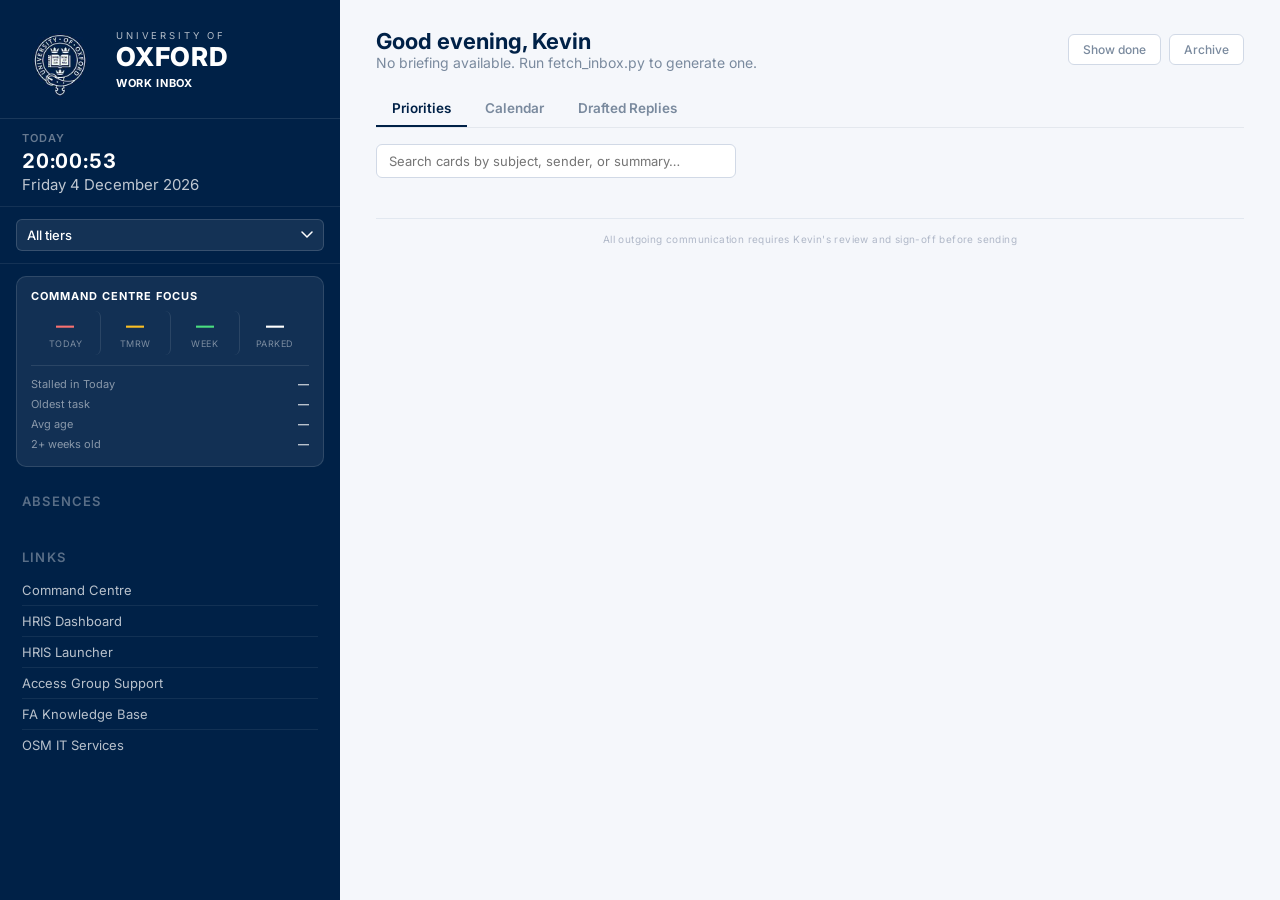
<file: index.html>
<!DOCTYPE html>
<html lang="en">
<head>
<meta charset="UTF-8">
<meta name="viewport" content="width=device-width, initial-scale=1.0">
<meta http-equiv="Cache-Control" content="no-cache, no-store, must-revalidate">
<meta http-equiv="Pragma" content="no-cache">
<meta http-equiv="Expires" content="0">
<title>Inbox Briefing</title>
<link href="https://fonts.googleapis.com/css2?family=Inter:wght@400;500;600;700&display=swap" rel="stylesheet">
<link rel="stylesheet" href="css/styles.css">
</head>
<body>
<div class="shell">

  <!-- Sidebar -->
  <div class="sidebar">
    <div class="sidebar-logo">
      <img class="sidebar-crest" src="images/oxford-crest.jpg" alt="University of Oxford crest">
      <div class="sidebar-brand-text">
        <span class="sb-univ-of">University of</span>
        <span class="sb-oxford">Oxford</span>
        <span class="sb-app-name">Work Inbox</span>
      </div>
    </div>

    <div class="date-block">
      <div class="date-label">Today</div>
      <div class="wi-clock-time" id="wi-clock-time"></div>
      <div class="date-val" id="sidebarDate"></div>
    </div>

    <div class="filter-block">
      <select class="filter-select" id="tierSelect" onchange="applyFilter(this.value)">
        <option value="all">All tiers</option>
        <option value="today">Today</option>
        <option value="tomorrow">Tomorrow</option>
        <option value="week">This Week</option>
        <option value="parked">Parked</option>
      </select>
    </div>

    <div class="inbox-ticker">
      <div class="ticker-label">Command Centre Focus</div>
      <div class="ticker-stats">
        <div class="ticker-stat" data-tier="today" onclick="clickStat('today')">
          <span class="ticker-num red" id="cc-today-count">&mdash;</span><span class="ticker-sub">Today</span>
        </div>
        <div class="ticker-stat" data-tier="tomorrow" onclick="clickStat('tomorrow')">
          <span class="ticker-num gold" id="cc-tmrw-count">&mdash;</span><span class="ticker-sub">Tmrw</span>
        </div>
        <div class="ticker-stat" data-tier="week" onclick="clickStat('week')">
          <span class="ticker-num green" id="cc-week-count">&mdash;</span><span class="ticker-sub">Week</span>
        </div>
        <div class="ticker-stat" data-tier="parked" onclick="clickStat('parked')">
          <span class="ticker-num" id="cc-parked-count">&mdash;</span><span class="ticker-sub">Parked</span>
        </div>
      </div>
      <div class="ticker-divider"></div>
      <div class="ticker-age-row"><span class="ticker-age-label">Stalled in Today</span><span class="ticker-age-val" id="cc-stalled">&mdash;</span></div>
      <div class="ticker-age-row"><span class="ticker-age-label">Oldest task</span><span class="ticker-age-val" id="cc-oldest">&mdash;</span></div>
      <div class="ticker-age-row"><span class="ticker-age-label">Avg age</span><span class="ticker-age-val" id="cc-avg">&mdash;</span></div>
      <div class="ticker-age-row"><span class="ticker-age-label">2+ weeks old</span><span class="ticker-age-val" id="cc-twoweeks">&mdash;</span></div>
    </div>

    <div class="sb-section">Absences</div>
    <div class="abs-wrap" id="absencesSidebar"></div>

    <div class="sb-section">Links</div>
    <div class="sb-links">
      <a href="https://cc.lelitte.co.uk/" target="wi-ext-command-centre" class="sb-link">Command Centre</a>
      <a href="https://begb0037admin.github.io/hris-dashboard/" target="wi-ext-hris-dashboard" class="sb-link">HRIS Dashboard</a>
      <a href="https://begb0037admin.github.io/hris-launcher/" target="wi-ext-hris-launcher" class="sb-link">HRIS Launcher</a>
      <a href="https://accessgroup.my.site.com/Support/s/" target="wi-ext-access-group" class="sb-link">Access Group Support</a>
      <a href="https://begb0037admin.github.io/hr-fa-knowledge-base/" target="wi-ext-fa-kb" class="sb-link">FA Knowledge Base</a>
      <a href="https://oxford.saasiteu.com/Modules/SelfService/#home" target="wi-ext-osm" class="sb-link">OSM IT Services</a>
    </div>
  </div>

  <!-- Main -->
  <div class="main">
    <div class="page-header">
      <div>
        <div class="page-title" id="pageTitle">Inbox briefing</div>
        <div class="header-date" id="headerDate"></div>
      </div>
      <div class="header-actions">
        <button class="btn" id="btn-show-done" onclick="toggleShowDone()">Show done</button>
        <button class="btn" onclick="toggleArchive()">Archive</button>
      </div>
    </div>

    <div class="tab-bar" id="tabBar">
      <button class="tab-btn" data-tab="priorities" onclick="switchTab('priorities')">Priorities</button>
      <button class="tab-btn" data-tab="calendar" onclick="switchTab('calendar')">Calendar</button>
      <button class="tab-btn" data-tab="drafted" onclick="switchTab('drafted')">Drafted Replies<span class="tab-count-badge" id="tabDraftedCount" style="display:none">0</span></button>
    </div>

    <div class="tab-content" id="tabContentPriorities">
      <div class="wi-search-row">
        <input type="text" id="wiSearchInput" class="wi-search-input" placeholder="Search cards by subject, sender, or summary&hellip;" oninput="applyCardSearch(this.value)">
        <span class="wi-search-count" id="wiSearchCount"></span>
        <button class="btn wi-search-clear" id="wiSearchClear" onclick="clearCardSearch()" style="display:none">Clear</button>
      </div>
      <div id="contextBar"></div>
      <div id="teamsPanel"></div>
      <div id="inboxCol"></div>
    </div>
    <div class="tab-content" id="tabContentCalendar">
      <div id="calPanel"></div>
    </div>
    <div class="tab-content" id="tabContentDrafted">
      <div id="draftedRepliesPanel"></div>
    </div>

    <div class="footer">All outgoing communication requires Kevin's review and sign-off before sending</div>
  </div>
</div>

<!-- Import panel -->
<div class="import-panel" id="importPanel">
  <label>Paste JSON briefing and click Load</label>
  <textarea id="importInput" placeholder='{"date":"Monday 9 June 2026","urgent":[...],...}'></textarea>
  <div class="import-actions">
    <button class="btn btn-primary" onclick="loadFromImport()">Load briefing</button>
    <button class="btn" onclick="toggleImport()">Cancel</button>
  </div>
  <div class="import-error" id="importError">Invalid JSON &ndash; please check and try again.</div>
</div>

<!-- Archive panel -->
<div class="archive-panel" id="archivePanel">
  <div class="archive-panel-title">Archive</div>
  <div id="archiveList"></div>
  <div class="archive-actions" id="archiveActions" style="display:none">
    <button class="btn btn-primary" onclick="exportArchiveMd()">Export .md</button>
    <div class="archive-purge-row">
      <span>Purge older than</span>
      <input type="number" id="purgeDays" value="30" min="1">
      <span>days</span>
      <button class="btn" style="color:var(--red);border-color:var(--red-border)" onclick="purgeOldTicks()">Purge</button>
    </div>
  </div>
</div>

<script src="js/vendor/Sortable.min.js"></script>
<script src="js/app.js"></script></body>
</html>
</file>
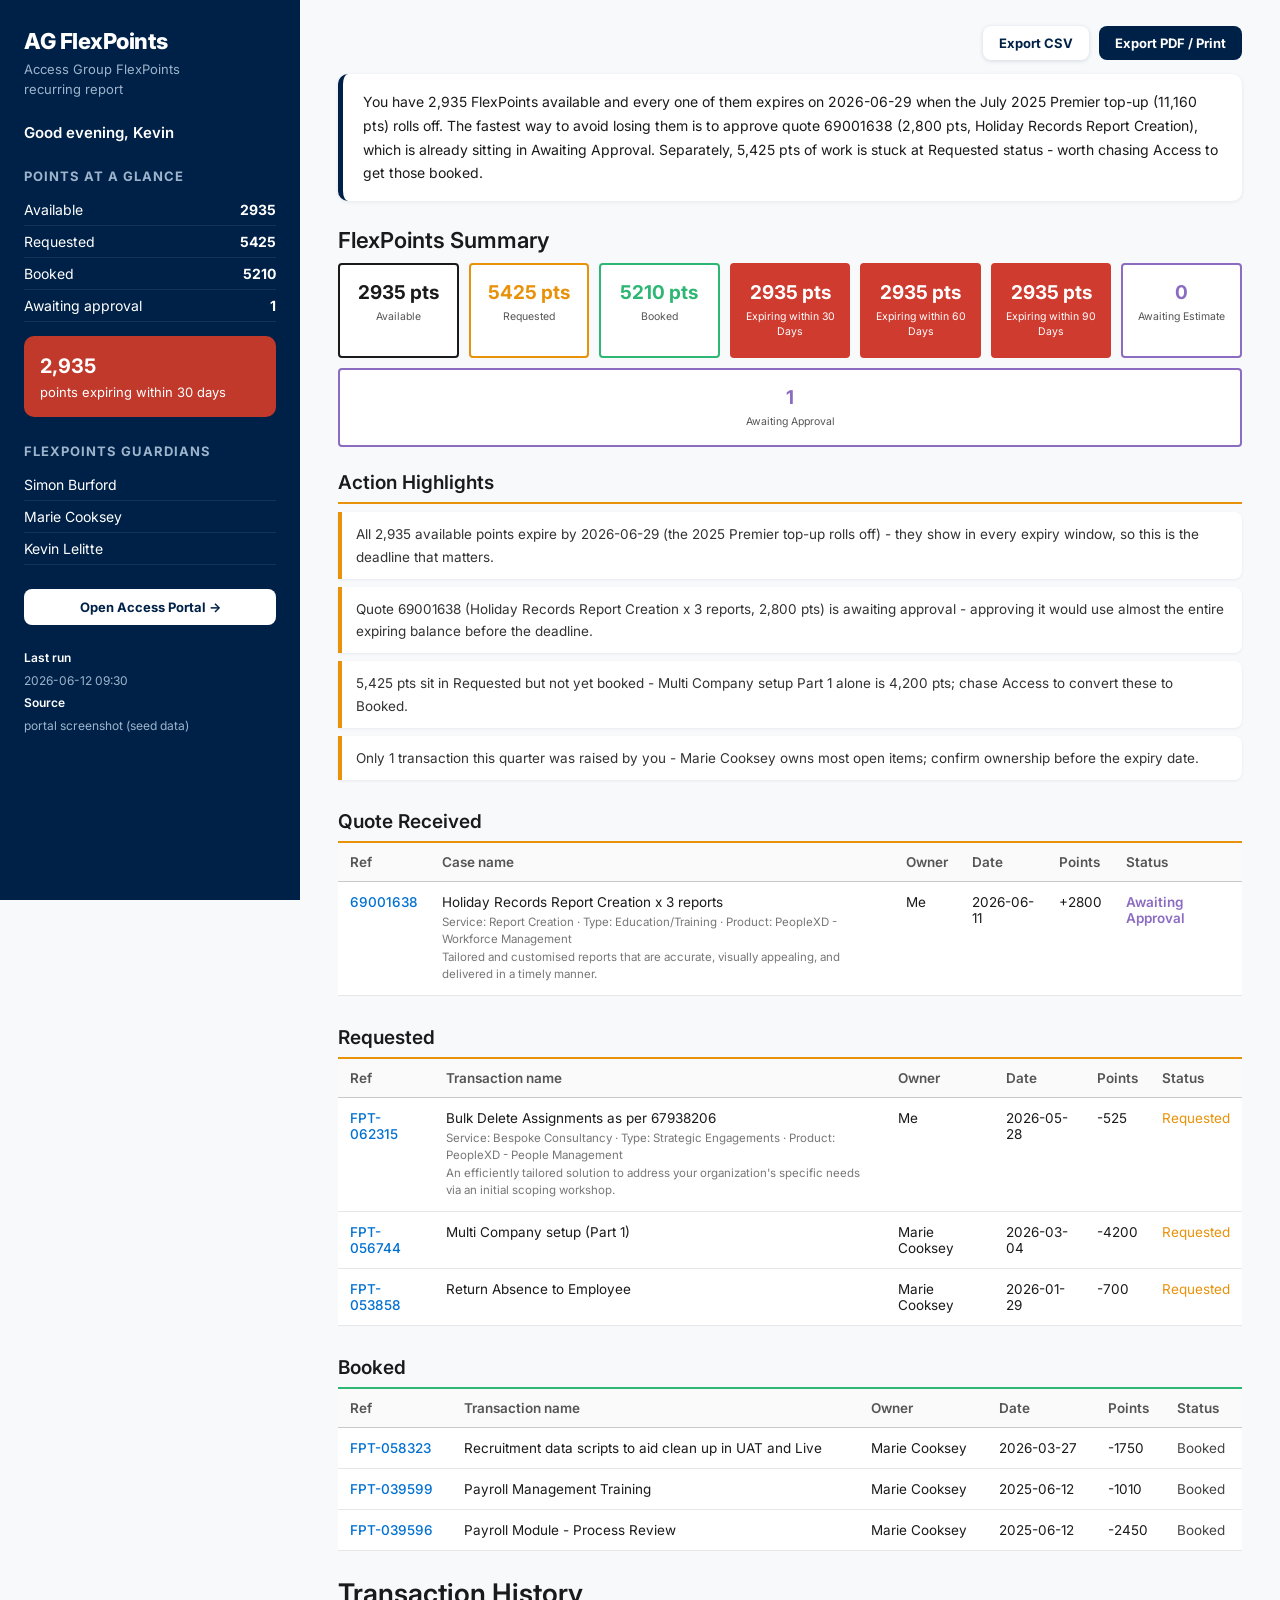
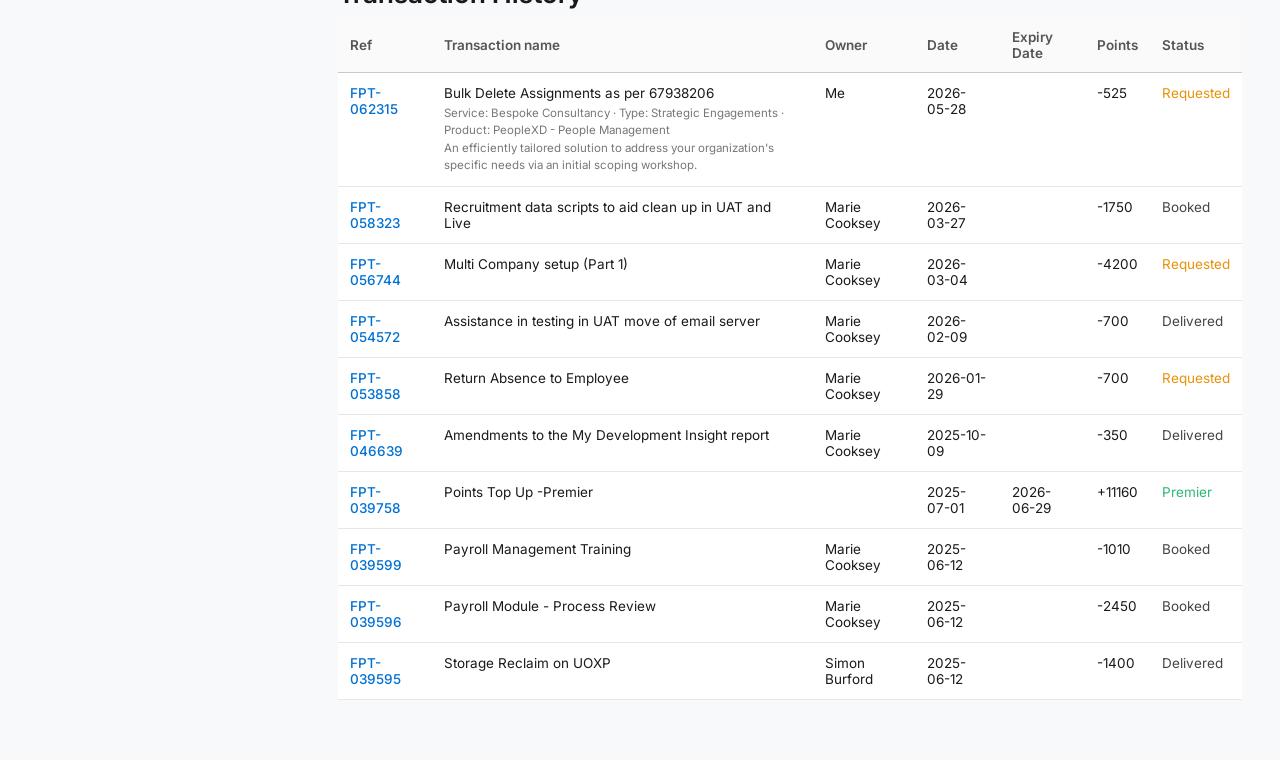
<file: ag-flexpoints/index.html>
<!DOCTYPE html>
<html lang="en">
<head>
<meta charset="UTF-8">
<meta name="viewport" content="width=device-width, initial-scale=1.0">
<title>AG FlexPoints</title>
<link rel="preconnect" href="https://fonts.googleapis.com">
<link href="https://fonts.googleapis.com/css2?family=Inter:wght@400;500;600;700;800&display=swap" rel="stylesheet">
<style>
  * { margin:0; padding:0; box-sizing:border-box; }
  body { font-family:'Inter',sans-serif; background:#f7f9fb; color:#1a1a1a; display:flex; min-height:100vh; }

  /* -- Oxford navy sidebar (work-inbox) -- */
  .sidebar { width:300px; background:#002147; color:#fff; padding:28px 24px; position:fixed; top:0; bottom:0; overflow-y:auto; }
  .sidebar h1 { font-size:22px; font-weight:800; letter-spacing:-0.5px; }
  .sidebar .sub { font-size:13px; color:#9db4cc; margin-top:6px; line-height:1.5; }
  .greeting { font-size:15px; font-weight:600; margin-top:24px; }
  .side-label { font-size:13px; font-weight:700; text-transform:uppercase; letter-spacing:1px; color:#9db4cc; margin:26px 0 10px; }
  .side-stat { display:flex; justify-content:space-between; font-size:14px; padding:7px 0; border-bottom:1px solid rgba(255,255,255,0.08); cursor:pointer; }
  .side-stat:hover { color:#cfe0f0; }
  .side-stat b { font-weight:700; }
  .expiry-alert { background:#c0392b; border-radius:10px; padding:14px 16px; margin-top:14px; font-size:13px; line-height:1.6; cursor:pointer; }
  .expiry-alert b { font-size:20px; display:block; }
  .portal-btn { display:block; text-align:center; background:#fff; color:#002147; font-weight:700; font-size:13px; border-radius:8px; padding:10px; margin-top:24px; text-decoration:none; }
  .side-meta { margin-top:22px; font-size:12px; color:#9db4cc; line-height:1.9; }
  .side-meta b { color:#fff; font-weight:600; }

  /* -- main: Access portal format -- */
  .main { margin-left:300px; flex:1; padding:26px 38px 60px; max-width:1200px; }
  .toolbar { display:flex; gap:10px; justify-content:flex-end; margin-bottom:14px; }
  .toolbar button { font-family:'Inter',sans-serif; font-size:13px; font-weight:700; border:none; border-radius:8px; padding:9px 16px; cursor:pointer; background:#002147; color:#fff; }
  .toolbar button.alt { background:#fff; color:#002147; box-shadow:0 1px 4px rgba(0,33,71,0.15); }

  .context { background:#fff; border-radius:10px; padding:16px 20px; box-shadow:0 1px 4px rgba(0,33,71,0.08); font-size:14px; line-height:1.7; border-left:5px solid #002147; margin-bottom:8px; }

  .ag-top { display:flex; align-items:center; justify-content:space-between; padding:2px 0 10px; }
  .ag-brand { font-size:26px; font-weight:700; color:#3a3a3a; letter-spacing:-1px; display:flex; align-items:center; gap:9px; }
  .ag-dot { width:18px; height:18px; border:5px solid #e01e26; border-radius:50%; display:inline-block; }
  .ag-gen { font-size:11px; color:#777; text-align:right; line-height:1.6; }
  .ag-banner { background:#3d3d3d; color:#fff; padding:16px 18px; font-size:25px; font-weight:600; margin-bottom:16px; }

  .ag-h1 { font-size:22px; font-weight:600; margin:26px 0 8px; }
  .ag-h1.big { font-size:27px; }
  .ag-h2 { font-size:19px; font-weight:600; margin:30px 0 0; padding-bottom:8px; border-bottom:2px solid #e8920a; }
  .ag-h2.blue { border-bottom-color:#4a90d9; }
  .ag-h2.green { border-bottom-color:#2eb774; }

  .ag-tiles { display:flex; flex-wrap:wrap; gap:10px; margin:10px 0 6px; }
  .ag-tile { flex:1 1 110px; min-width:104px; border:2px solid #1a1a1a; border-radius:4px; text-align:center; padding:16px 8px; background:#fff; cursor:pointer; transition:transform .1s, box-shadow .1s; }
  .ag-tile:hover { transform:translateY(-2px); box-shadow:0 3px 10px rgba(0,0,0,0.15); }
  .ag-tile .v { font-size:19px; font-weight:700; }
  .ag-tile .l { font-size:10.5px; margin-top:6px; color:#555; line-height:1.4; }
  .ag-tile.req  { border-color:#e8920a; } .ag-tile.req .v  { color:#e8920a; }
  .ag-tile.bkd  { border-color:#2eb774; } .ag-tile.bkd .v  { color:#2eb774; }
  .ag-tile.exp  { border-color:#cf3b2f; background:#cf3b2f; }
  .ag-tile.exp .v, .ag-tile.exp .l { color:#fff; }
  .ag-tile.wait { border-color:#8b6cc1; } .ag-tile.wait .v { color:#8b6cc1; }

  table.ag { width:100%; border-collapse:collapse; font-size:13.5px; background:#fff; }
  table.ag th { text-align:left; color:#555; font-weight:600; padding:11px 12px; border-bottom:1px solid #c9c9c9; background:#fafafa; }
  table.ag td { padding:12px; border-bottom:1px solid #e7e7e7; vertical-align:top; }
  table.ag tr:hover td { background:#f5f8fb; }
  td .det { font-size:11.5px; color:#777; margin-top:4px; line-height:1.5; }
  a.ag-ref, span.ag-ref { color:#0070d2; text-decoration:none; font-weight:500; }
  a.ag-ref:hover { text-decoration:underline; }
  .ag-st-requested { color:#e8920a; } .ag-st-awaiting { color:#8b6cc1; font-weight:600; }
  .ag-st-premier { color:#2eb774; } .ag-st-booked, .ag-st-delivered, .ag-st-other { color:#444; }

  ul.ag-hl { list-style:none; margin:8px 0 0; }
  ul.ag-hl li { font-size:13.5px; line-height:1.65; color:#333; background:#fff; padding:11px 14px; border-left:4px solid #e8920a; border-radius:0 8px 8px 0; margin-bottom:8px; box-shadow:0 1px 3px rgba(0,33,71,0.07); }

  .empty { color:#888; font-size:13px; font-style:italic; padding:12px; background:#fff; }
  .flash { animation:flash 1.6s ease-out; }
  @keyframes flash { 0%,40% { background:#fff4d6; } 100% { background:transparent; } }

  .print-only { display:none; }
  @page { margin: 12mm 11mm; }
  @media print {
    body { background:#fff; display:block; }
    .sidebar, .toolbar { display:none; }
    .print-only { display:block; }
    .main { margin-left:0; max-width:none; padding:0; }
    .context { box-shadow:none; border:1px solid #ddd; border-left:4px solid #e01e26; }
    .ag-banner { -webkit-print-color-adjust:exact; print-color-adjust:exact; }
    .ag-tile { -webkit-print-color-adjust:exact; print-color-adjust:exact; cursor:default; }
    .ag-tile:hover { transform:none; box-shadow:none; }
    table.ag tr, .ag-tile, ul.ag-hl li { page-break-inside:avoid; }
    .ag-h1, .ag-h2 { page-break-after:avoid; }
    #sec-quote { page-break-before:always; margin-top:0; }
    #sec-history-h { page-break-before:always; }
    ul.ag-hl li { box-shadow:none; }
  }
  @media (max-width:900px) { .sidebar { display:none; } .main { margin-left:0; padding:18px; } }
</style>
</head>
<body>
<div class="sidebar">
  <h1>AG FlexPoints</h1>
  <div class="sub">Access Group FlexPoints<br>recurring report</div>
  <div class="greeting" id="greeting">Hello, Kevin</div>

  <div class="side-label">Points at a glance</div>
  <div class="side-stat" onclick="jump('sec-history-h')"><span>Available</span><b id="s-available">-</b></div>
  <div class="side-stat" onclick="jump('sec-requested')"><span>Requested</span><b id="s-requested">-</b></div>
  <div class="side-stat" onclick="jump('sec-booked')"><span>Booked</span><b id="s-booked">-</b></div>
  <div class="side-stat" onclick="jump('item:quotes_received:sec-quote')"><span>Awaiting approval</span><b id="s-approval">-</b></div>
  <div class="expiry-alert" id="expiry-alert" style="display:none" onclick="jump('sec-history-h')">
    <b id="s-expiring">-</b> points expiring within 30 days
  </div>

  <div class="side-label" id="guardians-label" style="display:none">FlexPoints Guardians</div>
  <div id="guardians"></div>

  <a class="portal-btn" href="https://accessgroup.my.site.com/Support/s/flexpoints" target="_blank">Open Access Portal &rarr;</a>
  <div class="side-meta">
    <b>Last run</b><br><span id="generated">loading...</span><br>
    <b>Source</b><br><span id="source">-</span>
  </div>
</div>

<div class="main">
  <div class="toolbar">
    <button class="alt" onclick="exportCSV()">Export CSV</button>
    <button onclick="window.print()">Export PDF / Print</button>
  </div>

  <div class="ag-top print-only">
    <div class="ag-brand"><span class="ag-dot"></span>Access Group</div>
    <div class="ag-gen">FlexPoints Report<br>Generated <span id="p-generated">-</span></div>
  </div>
  <div class="ag-banner print-only">FlexPoints</div>
  <div class="print-only" id="p-guardians" style="font-size:11px;color:#555;margin:-8px 0 10px"></div>

  <div class="context" id="context">Loading report...</div>

  <div class="ag-h1">FlexPoints Summary</div>
  <div class="ag-tiles" id="tiles"></div>

  <div class="ag-h2" style="margin-top:24px">Action Highlights</div>
  <ul class="ag-hl" id="highlights"></ul>

  <div class="ag-h2" id="sec-quote">Quote Received</div>
  <div id="quotes"></div>

  <div class="ag-h2" id="sec-requested">Requested</div>
  <div id="requested"></div>

  <div class="ag-h2 green" id="sec-booked">Booked</div>
  <div id="booked"></div>

  <div class="ag-h1 big" id="sec-history-h">Transaction History</div>
  <div id="history"></div>
</div>

<script>
const REPO = "begb0037admin/AG-FlexPoints";
const PORTAL = "https://accessgroup.my.site.com/Support/s/flexpoints";
const t = Date.now(); // cache-buster - mandatory on every raw fetch
const esc = s => String(s ?? "").replace(/[&<>"]/g, c => ({"&":"&amp;","<":"&lt;",">":"&gt;",'"':"&quot;"}[c]));

const h = new Date().getHours();
document.getElementById("greeting").textContent =
  (h < 12 ? "Good morning" : h < 17 ? "Good afternoon" : "Good evening") + ", Kevin";

function jump(id) {
  // "item:<listKey>:<sectionId>" - open the item's own portal page when there
  // is exactly one and its link was captured; otherwise scroll to the section
  if (id.startsWith("item:")) {
    const [, key, sec] = id.split(":");
    const list = (window.__report || {})[key] || [];
    if (list.length === 1 && list[0].url) { window.open(list[0].url, "_blank"); return; }
    id = sec;
  }
  const el = document.getElementById(id);
  if (!el) return;
  el.scrollIntoView({ behavior: "smooth", block: "start" });
  const target = el.nextElementSibling || el;
  target.classList.remove("flash"); void target.offsetWidth; target.classList.add("flash");
}

async function getJson(path) {
  try {
    return await (await fetch(`https://raw.githubusercontent.com/${REPO}/main/${path}?t=${t}`)).json();
  } catch (e) {
    return await (await fetch(`${path}?t=${t}`)).json(); // fallback: served alongside page
  }
}

const stCls = st => {
  const x = String(st || "").toLowerCase();
  return x.includes("request") ? "ag-st-requested" : x.includes("book") ? "ag-st-booked"
    : x.includes("deliver") ? "ag-st-delivered" : x.includes("await") ? "ag-st-awaiting"
    : x.includes("premier") ? "ag-st-premier" : "ag-st-other";
};

function tile(v, lbl, cls, pts, target) {
  return `<div class="ag-tile ${cls || ""}" onclick="jump('${target}')" title="Click to view">
    <div class="v">${v ?? "-"}${pts && v != null ? " pts" : ""}</div><div class="l">${lbl}</div></div>`;
}

function tbl(list, nameHead, withExpiry, emptyMsg) {
  if (!list || !list.length) return `<div class="empty">${emptyMsg}</div>`;
  const head = `<tr><th>Ref</th><th>${nameHead}</th><th>Owner</th><th>Date</th>${withExpiry ? "<th>Expiry Date</th>" : ""}<th>Points</th><th>Status</th></tr>`;
  const body = list.map(x => {
    const ref = x.url
      ? `<a class="ag-ref" href="${esc(x.url)}" target="_blank">${esc(x.ref)}</a>`
      : `<a class="ag-ref" href="${PORTAL}" target="_blank">${esc(x.ref)}</a>`;
    const d = x.detail || {};
    const facts = [d.service && "Service: " + d.service, d.type && "Type: " + d.type,
                   d.product && "Product: " + d.product].filter(Boolean).join(" &middot; ");
    const det = (facts || d.outcomes)
      ? `<div class="det">${facts ? esc(facts).replace(/&amp;middot;/g, "&middot;") : ""}${d.outcomes ? `<div>${esc(d.outcomes)}</div>` : ""}</div>`
      : "";
    return `<tr><td>${ref}</td><td>${esc(x.name)}${det}</td><td>${esc(x.owner || "")}</td>
      <td>${esc(x.date)}</td>${withExpiry ? `<td>${esc(x.expiry_date || "")}</td>` : ""}
      <td>${typeof x.points === "number" && x.points > 0 ? "+" : ""}${esc(x.points ?? "")}</td>
      <td class="${stCls(x.status)}">${esc(x.status || "")}</td></tr>`;
  }).join("");
  return `<table class="ag">${head}${body}</table>`;
}

async function load() {
  let r;
  try { r = await getJson("data/flexpoints.json"); }
  catch (e) {
    document.getElementById("context").textContent =
      "No report yet - run fetch_flexpoints.py to generate the first one.";
    return;
  }
  document.getElementById("generated").textContent = r.generated || "-";
  document.getElementById("p-generated").textContent = r.generated || "-";
  document.getElementById("source").textContent = r.source || "-";
  document.getElementById("context").textContent = r.context || r.summary || "No summary in this run.";

  const s = r.summary_tiles || {};
  document.getElementById("tiles").innerHTML =
    tile(s.available, "Available", "", true, "sec-history-h") +
    tile(s.requested, "Requested", "req", true, "sec-requested") +
    tile(s.booked, "Booked", "bkd", true, "sec-booked") +
    tile(s.expiring_30, "Expiring within 30 Days", "exp", true, "sec-history-h") +
    tile(s.expiring_60, "Expiring within 60 Days", "exp", true, "sec-history-h") +
    tile(s.expiring_90, "Expiring within 90 Days", "exp", true, "sec-history-h") +
    tile(s.awaiting_estimate, "Awaiting Estimate", "wait", false, "item:quotes_received:sec-quote") +
    tile(s.awaiting_approval, "Awaiting Approval", "wait", false, "item:quotes_received:sec-quote");

  for (const [id, val] of [["s-available", s.available], ["s-requested", s.requested],
                           ["s-booked", s.booked], ["s-approval", s.awaiting_approval]])
    document.getElementById(id).textContent = val ?? "-";
  if (s.expiring_30) {
    document.getElementById("s-expiring").textContent = s.expiring_30.toLocaleString("en-GB");
    document.getElementById("expiry-alert").style.display = "block";
  }

  const guards = r.guardians || [];
  if (guards.length) {
    document.getElementById("guardians-label").style.display = "block";
    document.getElementById("guardians").innerHTML = guards.map(g =>
      `<div class="side-stat" style="cursor:default"><span>${esc(g.name)}</span></div>`).join("");
    document.getElementById("p-guardians").innerHTML = "FlexPoints Guardians: " +
      guards.map(g => `${esc(g.name)}${g.email ? " (" + esc(g.email) + ")" : ""}`).join(" &middot; ");
  }

  document.getElementById("highlights").innerHTML =
    (r.highlights || []).map(x => `<li>${esc(x)}</li>`).join("") || '<div class="empty">Nothing flagged.</div>';
  document.getElementById("quotes").innerHTML = tbl(r.quotes_received, "Case name", false, "No quotes awaiting response.");
  document.getElementById("requested").innerHTML = tbl(r.requested, "Transaction name", false, "No open requests.");
  document.getElementById("booked").innerHTML = tbl(r.booked, "Transaction name", false, "No services booked.");
  document.getElementById("history").innerHTML = tbl(r.transaction_history, "Transaction name", true, "No transactions captured.");
  window.__report = r;
}
load();

function exportCSV() {
  const r = window.__report;
  if (!r) return;
  const q = v => `"${String(v ?? "").replace(/"/g, '""')}"`;
  const lines = [
    `AG FlexPoints report,${q(r.generated)}`,
    "",
    "SUMMARY,Points",
    ...Object.entries(r.summary_tiles || {}).map(([k, v]) => `${q(k)},${q(v)}`),
    ""
  ];
  const sections = [["QUOTE RECEIVED", r.quotes_received], ["REQUESTED", r.requested],
                    ["BOOKED", r.booked], ["TRANSACTION HISTORY", r.transaction_history]];
  for (const [title, list] of sections) {
    lines.push(title, "Ref,Name,Owner,Date,Expiry date,Points,Status,Service,Type,Product,Agreed scope,Outcomes,Link");
    for (const x of list || []) {
      const d = x.detail || {};
      lines.push([x.ref, x.name, x.owner, x.date, x.expiry_date, x.points, x.status,
                  d.service, d.type, d.product, d.agreed_scope, d.outcomes, x.url].map(q).join(","));
    }
    lines.push("");
  }
  lines.push("HIGHLIGHTS");
  for (const x of r.highlights || []) lines.push(q(x));
  const blob = new Blob(["﻿" + lines.join("\r\n")], { type: "text/csv;charset=utf-8" });
  const a = document.createElement("a");
  a.href = URL.createObjectURL(blob);
  a.download = `flexpoints-report-${(r.generated || "").slice(0, 10) || "latest"}.csv`;
  a.click();
  URL.revokeObjectURL(a.href);
}
</script>
</body>
</html>
</file>
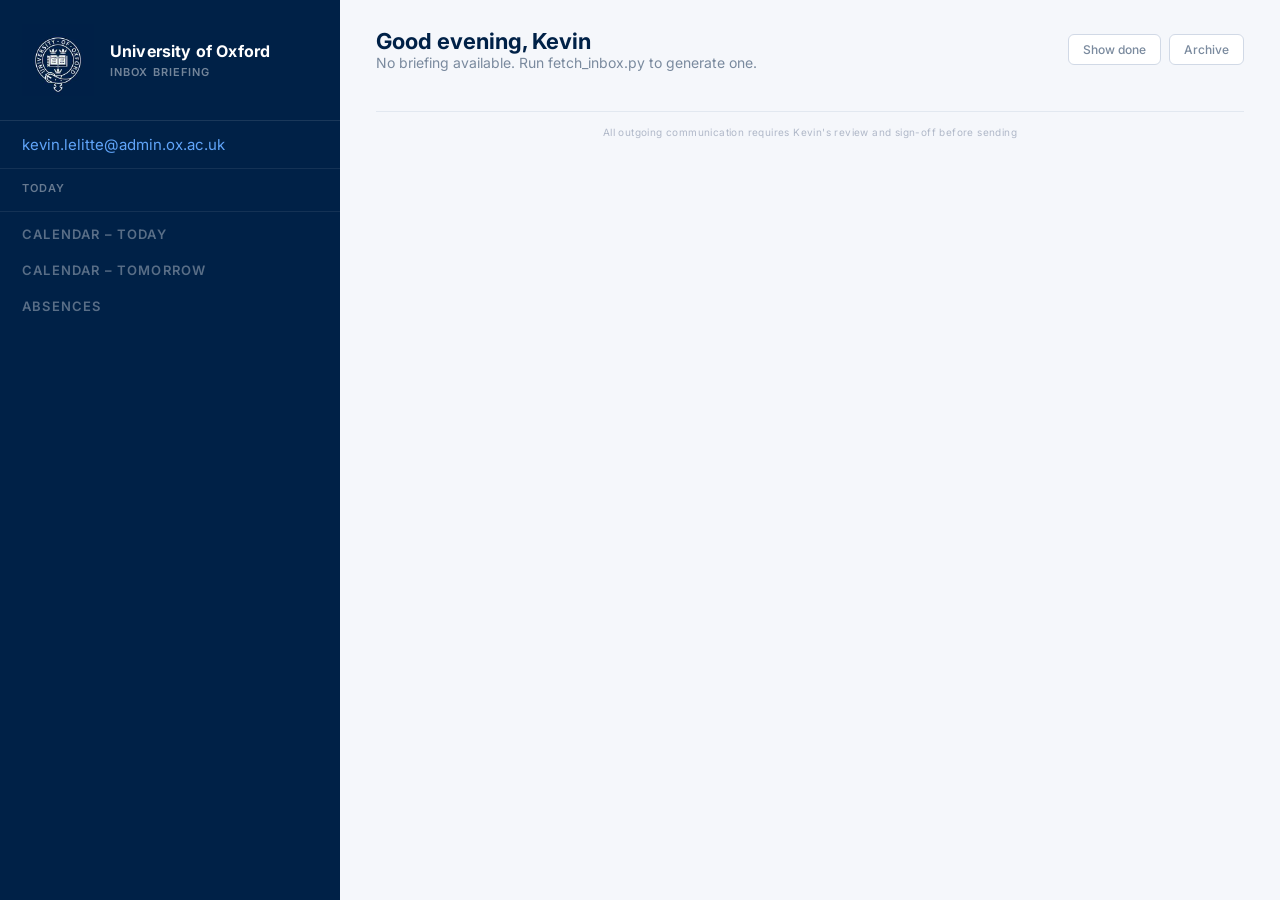
<file: Archive/index_backup_20260609.html>
<!DOCTYPE html>
<html lang="en">
<head>
<meta charset="UTF-8">
<meta name="viewport" content="width=device-width, initial-scale=1.0">
<title>Inbox Briefing</title>
<link href="https://fonts.googleapis.com/css2?family=Inter:wght@400;500;600;700&display=swap" rel="stylesheet">
<style>
:root {
  --oxford: #002147;
  --sidebar-bg: #002147;
  --main-bg: #f5f7fb;
  --card-bg: #ffffff;
  --text-dark: #1a2740;
  --text-muted: #7a8a9e;
  --text-very-muted: #b0b8c8;
  --border: rgba(0,33,71,0.07);
  --red: #e24b4a;
  --red-bg: #fcebeb;
  --red-border: #f7c1c1;
  --red-text: #a32d2d;
  --orange: #f97316;
  --orange-bg: #fff4ed;
  --orange-border: #fed7aa;
  --orange-text: #c2410c;
  --yellow: #ca8a04;
  --yellow-bg: #fefce8;
  --yellow-border: #fde047;
  --yellow-text: #713f12;
  --yellow-accent: #eab308;
  --blue: #378add;
  --blue-bg: #e6f1fb;
  --blue-border: #b5d4f4;
  --blue-text: #185fa5;
  --gray: #888780;
  --gray-bg: #f1efe8;
  --gray-border: #d3d1c7;
  --gray-text: #5f5e5a;
  --sidebar-width: 340px;
  --font: 'Inter', sans-serif;
  --radius: 6px;
  --radius-lg: 10px;
}

*, *::before, *::after { box-sizing: border-box; margin: 0; padding: 0; }
html, body { height: 100%; font-family: var(--font); background: var(--main-bg); color: var(--text-dark); font-size: 15px; }

/* Shell */
.shell { display: flex; min-height: 100vh; }

/* Sidebar */
.sidebar { width: var(--sidebar-width); flex-shrink: 0; background: var(--sidebar-bg); color: #fff; display: flex; flex-direction: column; position: fixed; top: 0; left: 0; height: 100vh; overflow-y: auto; }

.sidebar-logo { padding: 24px 22px; border-bottom: 1px solid rgba(255,255,255,0.1); display: flex; align-items: center; gap: 16px; }
.sidebar-crest { width: 72px; height: 72px; object-fit: contain; flex-shrink: 0; }
.uni-name { font-size: 16px; font-weight: 700; color: #fff; line-height: 1.25; letter-spacing: 0.01em; }
.uni-sub { font-size: 11px; font-weight: 600; color: rgba(255,255,255,0.45); text-transform: uppercase; letter-spacing: 0.1em; margin-top: 4px; }

.user-block { padding: 14px 22px; border-bottom: 1px solid rgba(255,255,255,0.08); }
.user-label { font-size: 10px; color: rgba(255,255,255,0.4); text-transform: uppercase; letter-spacing: 0.08em; margin-bottom: 3px; font-weight: 600; }
.user-link { font-size: 13px; color: #60a5fa; text-decoration: none; }
.user-link:hover { text-decoration: underline; }

.date-block { padding: 12px 22px; border-bottom: 1px solid rgba(255,255,255,0.08); }
.date-label { font-size: 11px; color: rgba(255,255,255,0.4); text-transform: uppercase; letter-spacing: 0.08em; margin-bottom: 4px; font-weight: 600; }
.date-val { font-size: 13px; color: rgba(255,255,255,0.75); }

.sb-section { padding: 14px 22px 6px; font-size: 11px; font-weight: 600; color: rgba(255,255,255,0.35); text-transform: uppercase; letter-spacing: 0.09em; }

.cal-item { padding: 8px 22px; border-left: 2px solid transparent; margin-bottom: 6px; }
.cal-item.active { border-left-color: #60a5fa; background: rgba(96,165,250,0.08); }
.cal-time { font-size: 10px; color: rgba(255,255,255,0.38); margin-bottom: 2px; }
.cal-title { font-size: 13px; font-weight: 600; color: rgba(255,255,255,0.9); line-height: 1.35; }
.cal-sub { font-size: 12px; color: rgba(255,255,255,0.6); margin-top: 3px; line-height: 1.4; }

.cal-alert { font-size: 12px; color: #fbbf24; margin-top: 4px; font-weight: 600; line-height: 1.4; }
.abs-wrap { padding: 6px 22px 12px; }
.abs-list { list-style: none; padding: 0; margin: 0; }
.abs-list li { font-size: 12px; color: #ffffff; padding: 3px 0; line-height: 1.4; padding-left: 14px; text-indent: -14px; }
.abs-list li::before { content: "\2022"; color: rgba(255,255,255,0.4); margin-right: 7px; }

/* Main */
.main { margin-left: var(--sidebar-width); flex: 1; padding: 28px 36px 60px; min-width: 0; overflow-x: hidden; }
#inboxCol { display: block; width: 100%; }

/* Header */
.page-header { display: flex; align-items: center; justify-content: space-between; margin-bottom: 20px; }
.page-title { font-size: 22px; font-weight: 700; color: var(--oxford); }
.header-date { font-size: 13px; color: var(--text-muted); }
.header-actions { display: flex; gap: 8px; }

.btn { font-family: var(--font); font-size: 12px; padding: 7px 14px; border-radius: var(--radius); border: 1px solid #d1d9e6; background: var(--card-bg); color: var(--text-muted); cursor: pointer; transition: background .15s, color .15s; font-weight: 500; }
.btn:hover { background: #eef1f7; color: var(--text-dark); }
.btn-primary { background: var(--oxford); color: #fff; border-color: var(--oxford); }
.btn-primary:hover { opacity: .88; }

/* Context bar */
.context-bar { background: #fff8e6; border: 1px solid #fde68a; border-radius: var(--radius-lg); padding: 28px 32px; margin-bottom: 20px; font-size: 15px; color: #92400e; line-height: 1.8; }
.context-bar strong { font-weight: 600; }

/* Section headers */
.sec-head { display: flex; align-items: center; gap: 8px; margin: 20px 0 8px; }
.sec-head:first-of-type { margin-top: 0; }
.sec-dot { width: 7px; height: 7px; border-radius: 50%; flex-shrink: 0; }
.dot-r { background: var(--red); }
.dot-o { background: var(--yellow-accent); }
.dot-b { background: var(--blue); }
.dot-g { background: var(--gray); }
.sec-lbl { font-size: 11px; font-weight: 700; color: var(--text-muted); text-transform: uppercase; letter-spacing: 0.08em; white-space: nowrap; }
.sec-rule { flex: 1; height: 1px; background: #d1d9e6; }

/* Cards */
.card-link { text-decoration: none; color: inherit; display: block; cursor: pointer; transition: opacity .2s; }
.card-link:hover .card { border-color: #a0aec0; box-shadow: 0 2px 8px rgba(0,33,71,0.1); }
.card-link.done { opacity: .38; }
.card-link.done .card-title { text-decoration: line-through; }
.card-link.card-hidden { display: none; }
#inboxCol { display: block; width: 100%; }
.card { background: var(--card-bg); border: 1px solid var(--border); border-radius: var(--radius-lg); padding: 14px 16px; margin-bottom: 8px; display: flex; width: 100%; box-sizing: border-box; gap: 10px; align-items: flex-start; box-shadow: 0 1px 3px rgba(0,33,71,0.05); transition: opacity .2s; }
.card.done { opacity: .38; }
.card.card-hidden { display: none; }
.card.done .card-title { text-decoration: line-through; }
.card-accent { width: 3px; border-radius: 2px; flex-shrink: 0; align-self: stretch; min-height: 36px; }
.ac-r { background: var(--red); }
.ac-o { background: var(--yellow-accent); }
.ac-b { background: var(--blue); }
.ac-g { background: var(--gray); }
.cb-wrap { padding-top: 2px; flex-shrink: 0; }
.cb { width: 15px; height: 15px; border-radius: 4px; border: 1px solid #d1d9e6; cursor: pointer; display: flex; align-items: center; justify-content: center; transition: background .15s; }
.cb:hover { border-color: var(--text-muted); }
.cb.checked { background: var(--oxford); border-color: var(--oxford); }
.cb.checked::after { content: ''; width: 4px; height: 7px; border: 1.5px solid #fff; border-top: none; border-left: none; transform: rotate(45deg) translateY(-1px); display: block; }
.card-body { flex: 1; min-width: 0; }
.card-title { font-size: 15px; font-weight: 600; color: var(--text-dark); margin-bottom: 4px; display: flex; align-items: center; gap: 8px; flex-wrap: wrap; line-height: 1.4; }
.card-sub { font-size: 13px; color: var(--text-muted); line-height: 1.55; }
.card-sub strong { color: var(--text-dark); font-weight: 600; }

/* Badges */
.badge { font-size: 11px; font-weight: 600; padding: 3px 8px; border-radius: 5px; white-space: nowrap; }
.badge-red { background: var(--red-bg); color: var(--red-text); border: 1px solid var(--red-border); }
.badge-orange { background: var(--orange-bg); color: var(--orange-text); border: 1px solid var(--orange-border); }
.badge-blue { background: var(--blue-bg); color: var(--blue-text); border: 1px solid var(--blue-border); }
.badge-gray { background: var(--gray-bg); color: var(--gray-text); border: 1px solid var(--gray-border); }
.badge-yellow { background: var(--yellow-bg); color: var(--yellow-text); border: 1px solid var(--yellow-border); }

/* Priority list */
.priority-row { background: var(--card-bg); border: 1px solid var(--border); border-radius: var(--radius-lg); padding: 11px 14px; margin-bottom: 6px; display: flex; align-items: center; gap: 10px; font-size: 13px; cursor: pointer; position: relative; overflow: hidden; transition: opacity .2s; }
.priority-row::before { content: ''; position: absolute; left: 0; top: 0; bottom: 0; width: 3px; background: var(--orange); }
.priority-row.done { opacity: .35; text-decoration: line-through; }
.priority-num { font-size: 10px; font-weight: 700; color: var(--text-very-muted); width: 14px; flex-shrink: 0; text-align: center; }
.priority-text { flex: 1; color: var(--text-dark); font-weight: 500; }
.priority-date { font-size: 10px; font-weight: 700; white-space: nowrap; padding: 2px 7px; border-radius: 4px; }
.date-red { color: var(--red-text); background: var(--red-bg); border: 1px solid var(--red-border); }
.date-orange { color: var(--orange-text); background: var(--orange-bg); border: 1px solid var(--orange-border); }
.date-blue { color: var(--blue-text); background: var(--blue-bg); border: 1px solid var(--blue-border); }
.date-gray { color: var(--gray-text); background: var(--gray-bg); border: 1px solid var(--gray-border); }

/* Priority cards – expandable, Command Centre style */
.pri-card { background: var(--card-bg); border: 1px solid var(--border); border-left: 3px solid var(--red); border-radius: var(--radius-lg); margin-bottom: 8px; box-shadow: 0 1px 3px rgba(0,33,71,0.05); transition: opacity .2s; }
.pri-card.done { opacity: .38; }
.pri-card.card-hidden { display: none; }
.pri-card.done .pri-card-title { text-decoration: line-through; }
.pri-card-header { display: flex; align-items: center; gap: 10px; padding: 13px 16px; cursor: pointer; user-select: none; }
.pri-card-header:hover { background: rgba(0,33,71,0.02); border-radius: var(--radius-lg); }
.pri-card-title { flex: 1; font-size: 15px; font-weight: 600; color: var(--text-dark); }
.pri-arrow { font-size: 11px; color: var(--text-very-muted); flex-shrink: 0; }
.pri-card-body { padding: 0 16px 14px 41px; display: none; }
.pri-action { font-size: 13px; color: var(--text-muted); line-height: 1.6; padding: 2px 0; }
.pri-action::before { content: '→ '; color: var(--text-very-muted); }
.pri-meta { margin-top: 10px; padding-top: 10px; border-top: 1px solid var(--border); display: flex; flex-wrap: wrap; gap: 16px; }
.pri-meta-item { font-size: 12px; color: var(--text-muted); }
.pri-meta-label { font-size: 10px; font-weight: 700; color: var(--text-very-muted); text-transform: uppercase; letter-spacing: 0.08em; margin-right: 5px; }
.pri-meta-notes { width: 100%; font-size: 12px; color: var(--text-muted); line-height: 1.6; }
.pri-notes-text { margin-top: 4px; }

/* No items */
.no-items { font-size: 12px; color: var(--text-very-muted); font-style: italic; padding: 4px 0; }

/* Import panel */
.import-panel { display: none; position: fixed; top: 70px; right: 40px; width: 420px; background: var(--card-bg); border: 1px solid #c8d0dc; border-radius: var(--radius-lg); padding: 16px; box-shadow: 0 8px 32px rgba(0,33,71,0.12); z-index: 100; }
.import-panel.visible { display: block; }
.import-panel label { font-size: 11px; color: var(--text-muted); display: block; margin-bottom: 8px; font-weight: 500; }
.import-panel textarea { width: 100%; height: 110px; background: var(--main-bg); border: 1px solid #d1d9e6; border-radius: var(--radius); color: var(--text-dark); font-family: var(--font); font-size: 11px; padding: 9px; resize: none; outline: none; }
.import-panel textarea:focus { border-color: var(--oxford); }
.import-actions { display: flex; gap: 8px; margin-top: 10px; }
.import-error { font-size: 11px; color: var(--red); margin-top: 6px; display: none; }

/* Archive panel */
.archive-panel { display: none; position: fixed; top: 70px; right: 40px; width: 480px; background: var(--card-bg); border: 1px solid #c8d0dc; border-radius: var(--radius-lg); padding: 20px; box-shadow: 0 8px 32px rgba(0,33,71,0.12); z-index: 100; max-height: 75vh; overflow-y: auto; }
.archive-panel.visible { display: block; }
.archive-panel-title { font-size: 14px; font-weight: 700; color: var(--oxford); margin-bottom: 14px; }
.archive-day { border: 1px solid var(--border); border-radius: var(--radius); margin-bottom: 8px; overflow: hidden; }
.archive-day-header { display: flex; align-items: center; justify-content: space-between; padding: 10px 14px; cursor: pointer; background: var(--main-bg); user-select: none; }
.archive-day-header:hover { background: #eef1f7; }
.archive-day-date { font-size: 13px; font-weight: 600; color: var(--text-dark); }
.archive-day-meta { font-size: 11px; color: var(--text-very-muted); }
.archive-day-arrow { font-size: 11px; color: var(--text-very-muted); }
.archive-day-items { display: none; padding: 8px 14px 12px; border-top: 1px solid var(--border); }
.archive-day-items.open { display: block; }
.archive-item-row { font-size: 12px; color: var(--text-muted); padding: 4px 0; border-bottom: 1px solid var(--border); display: flex; align-items: flex-start; gap: 8px; }
.archive-item-row:last-child { border-bottom: none; }
.archive-item-tick { color: #22c55e; font-weight: 700; flex-shrink: 0; }
.archive-item-untick { color: var(--text-very-muted); flex-shrink: 0; }
.archive-item-section { font-size: 10px; font-weight: 700; text-transform: uppercase; letter-spacing: .06em; color: var(--text-very-muted); flex-shrink: 0; width: 56px; padding-top: 1px; }
.archive-actions { display: flex; gap: 8px; align-items: center; margin-top: 16px; flex-wrap: wrap; }
.archive-purge-row { display: flex; align-items: center; gap: 6px; font-size: 12px; color: var(--text-muted); }
.archive-purge-row input { width: 52px; padding: 5px 8px; border: 1px solid #d1d9e6; border-radius: var(--radius); font-size: 12px; font-family: var(--font); text-align: center; }
.archive-no-items { font-size: 12px; color: var(--text-very-muted); font-style: italic; padding: 8px 0; }

.footer { font-size: 10px; color: var(--text-very-muted); text-align: center; margin-top: 40px; padding-top: 14px; border-top: 1px solid #e2e8f0; letter-spacing: .04em; }

@keyframes fadeIn { from { opacity:0; transform:translateY(4px); } to { opacity:1; transform:translateY(0); } }
.card { animation: fadeIn .18s ease both; }
.card-date{font-size:11px;color:var(--text-very-muted);white-space:nowrap;flex-shrink:0;padding-top:2px;margin-left:auto;}
.sb-section{font-size:13px;}
.cal-title{font-size:15px;}
.cal-sub,.cal-alert{font-size:13px;}
.cal-time{font-size:12px;}
.abs-list li{font-size:14px;}
.sec-lbl{font-size:14px;letter-spacing:0.05em;}
.card-title{font-size:16px;}
.card-sub{font-size:14px;}
.header-date{font-size:14px;}
.user-label{font-size:12px;}
.user-link{font-size:15px;}
.date-val{font-size:15px;}
</style>
</head>
<body>
<div class="shell">

  <!-- Sidebar -->
  <div class="sidebar">
    <div class="sidebar-logo">
      <img class="sidebar-crest" src="[data-uri]" alt="University of Oxford crest">
      <div>
        <div class="uni-name">University of Oxford</div>
        <div class="uni-sub">Inbox Briefing</div>
      </div>
    </div>

    <div class="user-block">
      <a class="user-link" href="mailto:kevin.lelitte@admin.ox.ac.uk">kevin.lelitte@admin.ox.ac.uk</a>
    </div>

    <div class="date-block">
      <div class="date-label">Today</div>
      <div class="date-val" id="sidebarDate"></div>
    </div>

    <div class="sb-section">Calendar – today</div>
    <div id="calTodaySidebar"></div>

    <div class="sb-section" id="calTomorrowLabel">Calendar – tomorrow</div>
    <div id="calTomorrowSidebar"></div>

    <div class="sb-section">Absences</div>
    <div class="abs-wrap" id="absencesSidebar"></div>
  </div>

  <!-- Main -->
  <div class="main">
    <div class="page-header">
      <div>
        <div class="page-title" id="pageTitle">Inbox briefing</div>
        <div class="header-date" id="headerDate"></div>
      </div>
      <div class="header-actions">
        <button class="btn" id="btn-show-done" onclick="toggleShowDone()">Show done</button>
        <button class="btn" onclick="toggleArchive()">Archive</button>
      </div>
    </div>

    <div id="contextBar"></div>
    <div id="inboxCol"></div>
    <div class="footer">All outgoing communication requires Kevin's review and sign-off before sending</div>
  </div>
</div>

<!-- Import panel -->
<div class="import-panel" id="importPanel">
  <label>Paste JSON briefing and click Load</label>
  <textarea id="importInput" placeholder='{"date":"Monday 9 June 2026","urgent":[...],...}'></textarea>
  <div class="import-actions">
    <button class="btn btn-primary" onclick="loadFromImport()">Load briefing</button>
    <button class="btn" onclick="toggleImport()">Cancel</button>
  </div>
  <div class="import-error" id="importError">Invalid JSON – please check and try again.</div>
</div>

<!-- Archive panel -->
<div class="archive-panel" id="archivePanel">
  <div class="archive-panel-title">Archive</div>
  <div id="archiveList"></div>
  <div class="archive-actions" id="archiveActions" style="display:none">
    <button class="btn btn-primary" onclick="exportArchiveMd()">Export .md</button>
    <div class="archive-purge-row">
      <span>Purge older than</span>
      <input type="number" id="purgeDays" value="30" min="1">
      <span>days</span>
      <button class="btn" style="color:var(--red);border-color:var(--red-border)" onclick="purgeOldTicks()">Purge</button>
    </div>
  </div>
</div>

<script>
const STORAGE_KEY='workInbox_briefings_v1', TODAY_KEY='workInbox_today_v1', TICKS_KEY='workInbox_ticks_v1';

const SEED={"date":"Tuesday 2 June 2026","subtitle":"First day back","context":"Surgery ~5 May, signed off four weeks. Simon Burford covered throughout May. Phased return may be recommended. Simon sent an occupational health referral – flag to read directly.","urgent":[{"title":"FlexPoints case #68899229 – bulk delete assignments","sub":"Marie approved proceeding 28 May. Scope confirmed but vague – requirements need tightening before kick-off. <strong>Authorise in the Access Group Support Portal today.</strong> Quote expires 11 June.","badge":"Deadline 11 June","badgeType":"red"},{"title":"DTP1092 – College staff in PXD: Marie sign-off needed","sub":"Marie finalised proposal 29 May and sent to Marie. Must be signed before her leave ends. Conor O'Brien starts test config on return 11 June. Kick-off provisionally <strong>12 June morning.</strong>","badge":"Deadline 5 June","badgeType":"red"},{"title":"DTP1092 – PXD DPIA: still not signed off","sub":"v0.5 shared with Crispin in May. Marie has not reviewed or signed. Blocks the college staff DPIA.","badge":"Chase Marie ASAP","badgeType":"orange"},{"title":"RSVP – Eploy project run through (Tue 2 June, 11:00–11:30)","sub":"Invite from Idris Kamara (Eploy) via Marie Cooksey. Attendees: Rachel Midgley, Simon, Idris, Kevin. Teams call.","badge":"RSVP today","badgeType":"red"}],"needs":[{"title":"Teams telephony transfer – deadline passed today","sub":"University moving from Chorus to Teams Telephony. Deadline to keep current number was 1 June. You were on leave. Check with Marie or Neil Clarke (L&OD).","badge":"Check with Marie/Neil","badgeType":"orange"},{"title":"EcoOnline/IRIS – funding still pending","sub":"Marie informed Joanne Grant (EcoOnline) funding is pending as of 28 May. New AE is John Grant (Mike left). Check funding approval status when you speak to Marie.","badge":"Check with Marie","badgeType":"orange"},{"title":"GLAM rostering – new workstream","sub":"IT Services (Anna Carter-Windle) handing off Botanic Gardens/Ashmolean rostering rollout. Marie described as “not ideal” – needs a discussion when everyone is in.","badge":"Add to team agenda","badgeType":"blue"},{"title":"James annual leave – add Simon as second approver","sub":"James's leave on 22 May was verbally approved by Marie due to approval gap. Simon flagged: add Simon as second approver for FA work group in PXD to prevent recurrence.","badge":"This week","badgeType":"blue"},{"title":"Michelle's birthday – circulate card","sub":"Michelle's birthday is Wednesday 3 June.","badge":"By Wed 3 June","badgeType":"red"}],"calToday":[{"time":"9:00 AM","title":"FA Team Daily Catchup","sub":"Teams"},{"time":"10:00 AM","title":"H&S Roadmap","sub":"Christopher Sanders"},{"time":"2:00 PM","title":"James Salas Guillen 1-1","sub":null}],"calTomorrow":[{"time":"9:00 AM","title":"FA Team Daily Catchup","sub":"Teams"},{"time":"10:00 AM","title":"Azure Integration Platform Sprint Review","sub":"Erika Braverman – Teams"},{"time":"11:00–11:30 AM","title":"Hold: Eploy run through","sub":"Marie Cooksey – Teams","alert":"RSVP needed"},{"time":"3:00 PM","title":"DTP1092 College staff in PXD","sub":"Crispin Muncaster – Teams"}],"absences":["Simon Burford – A/L Mon 1 June","Michael O'Sullivan – A/L until ~5 June","Sarah Rowles – A/L until 8 June","Marie King – A/L this week","Conor O'Brien – A/L until 10 June"],"priorities":[{"text":"Authorise FlexPoints case #68899229 in Access Group portal","date":"11 June","dateType":"orange"},{"text":"Chase Marie – PXD DPIA sign-off","date":"ASAP / 5 June","dateType":"red"},{"text":"Chase Marie – DTP1092 proposal sign-off","date":"5 June","dateType":"red"},{"text":"RSVP to Eploy hold meeting (Tue 11am)","date":"Today","dateType":"red"},{"text":"Teams telephony deadline – check with Marie/Neil Clarke","date":"Today","dateType":"red"},{"text":"Add Simon as second approver – FA work group in PXD","date":"This week","dateType":"blue"},{"text":"Check EcoOnline/IRIS funding status with Marie","date":"This week","dateType":"blue"},{"text":"Circulate Michelle's birthday card","date":"By Wed 3 June","dateType":"red"}]};

function getStore(){try{return JSON.parse(localStorage.getItem(STORAGE_KEY)||'{}')}catch(e){return{}}}
function saveStore(d){localStorage.setItem(STORAGE_KEY,JSON.stringify(d))}
function getTicks(){try{return JSON.parse(localStorage.getItem(TICKS_KEY)||'{}')}catch(e){return{}}}
function saveTicks(t){localStorage.setItem(TICKS_KEY,JSON.stringify(t))}

let currentData=null, currentKey=null;

function toggleImport(){
  document.getElementById('importPanel').classList.toggle('visible');
  document.getElementById('archivePanel').classList.remove('visible');
  document.getElementById('importError').style.display='none';
}
let showingDoneItems=false;
function toggleShowDone(){
  const btn=document.getElementById('btn-show-done');
  showingDoneItems=!showingDoneItems;
  if(showingDoneItems){
    document.querySelectorAll('.card.done, .card-link.done, .pri-card.done').forEach(el=>el.classList.remove('card-hidden'));
    document.querySelectorAll('.priority-row.done').forEach(el=>el.style.display='flex');
    btn.textContent='Hide done';
  } else {
    document.querySelectorAll('.card.done, .card-link.done, .pri-card.done').forEach(el=>el.classList.add('card-hidden'));
    document.querySelectorAll('.priority-row.done').forEach(el=>el.style.display='none');
    btn.textContent='Show done';
  }
}
function toggleArchive(){
  const p=document.getElementById('archivePanel');
  p.classList.toggle('visible');
  document.getElementById('importPanel').classList.remove('visible');
  if(p.classList.contains('visible')) renderArchiveList();
}
function getArchiveData(){
  // Returns array of {key, data, date (Date obj), ticks} sorted newest first
  const store=getStore(), ticks=getTicks();
  return Object.keys(store).sort().reverse().map(k=>{
    const d=store[k];
    // Parse date from key back to something readable
    const dateStr=d.date||k.replace(/_/g,' ');
    return {key:k, data:d, dateStr:dateStr, ticks:ticks};
  });
}
function getSectionLabel(s){
  return {urgent:'Urgent',needs:'Needs',fyi:'FYI',low:'Low',priorities:'Priority'}[s]||s;
}
function getAllItemsForDay(data){
  // Returns flat array of {section, index, title, ticked}
  const sections=['priorities','urgent','needs','fyi','low'];
  const result=[];
  sections.forEach(s=>{
    (data[s]||[]).forEach((item,i)=>{result.push({section:s,index:i,title:item.title||item.text||'(untitled)'});});
  });
  return result;
}
function renderArchiveList(){
  const entries=getArchiveData();
  const el=document.getElementById('archiveList');
  const actionsEl=document.getElementById('archiveActions');
  if(!entries.length){
    el.innerHTML='<div class="archive-no-items">No briefings stored yet.</div>';
    actionsEl.style.display='none';
    return;
  }
  actionsEl.style.display='flex';
  const ticks=getTicks();
  el.innerHTML=entries.map((e,di)=>{
    const items=getAllItemsForDay(e.data);
    const tickedCount=items.filter(it=>ticks[e.key+'_'+it.section+'_'+it.index]).length;
    const itemsHtml=items.map(it=>{
      const t=!!ticks[e.key+'_'+it.section+'_'+it.index];
      return `<div class="archive-item-row"><span class="${t?'archive-item-tick':'archive-item-untick'}">${t?'✓':'○'}</span><span class="archive-item-section">${getSectionLabel(it.section)}</span><span>${it.title}</span></div>`;
    }).join('');
    return `<div class="archive-day">
      <div class="archive-day-header" onclick="toggleArchiveDay(${di})">
        <div><div class="archive-day-date">${e.dateStr}</div><div class="archive-day-meta">${items.length} items ÃÂ· ${tickedCount} done</div></div>
        <span class="archive-day-arrow" id="arch-arrow-${di}">–</span>
      </div>
      <div class="archive-day-items" id="arch-items-${di}">${itemsHtml}</div>
    </div>`;
  }).join('');
}
function toggleArchiveDay(i){
  const el=document.getElementById('arch-items-'+i);
  const arrow=document.getElementById('arch-arrow-'+i);
  const open=el.classList.toggle('open');
  arrow.textContent=open?'▲':'–';
}
function exportArchiveMd(){
  const entries=getArchiveData();
  const ticks=getTicks();
  let md='# Inbox Briefing Archive\n\nExported: '+new Date().toLocaleString('en-GB')+'\n\n---\n\n';
  entries.forEach(e=>{
    md+='## '+e.dateStr+'\n\n';
    const sections=['priorities','urgent','needs','fyi','low'];
    const labels={priorities:'Priority Actions',urgent:'Urgent',needs:'Needs Response',fyi:'FYI',low:'Low Priority'};
    sections.forEach(s=>{
      const items=e.data[s]||[];
      if(!items.length) return;
      md+='### '+labels[s]+'\n\n';
      items.forEach((item,i)=>{
        const t=!!ticks[e.key+'_'+s+'_'+i];
        const title=item.title||item.text||'(untitled)';
        md+=(t?'- [x] ':'- [ ] ')+title+'\n';
        const sub=item.sub||item.notes||'';
        if(sub) md+='  > '+sub.replace(/<[^>]+>/g,'').replace(/\s+/g,' ').trim()+'\n';
      });
      md+='\n';
    });
    md+='---\n\n';
  });
  const blob=new Blob([md],{type:'text/markdown'});
  const url=URL.createObjectURL(blob);
  const a=document.createElement('a');
  a.href=url;
  a.download='inbox-archive-'+new Date().toISOString().slice(0,10)+'.md';
  a.click();
  URL.revokeObjectURL(url);
}
function purgeOldTicks(){
  const days=parseInt(document.getElementById('purgeDays').value)||30;
  if(!confirm('Purge all briefings and ticks older than '+days+' days? This cannot be undone.')) return;
  const cutoff=new Date();
  cutoff.setDate(cutoff.getDate()-days);
  const store=getStore(), ticks=getTicks();
  let purgedCount=0;
  Object.keys(store).forEach(k=>{
    const d=store[k];
    // Try to parse the date from the briefing
    const dateStr=d.date||'';
    const parsed=new Date(dateStr);
    const age=isNaN(parsed)?null:parsed;
    if(!age||age<cutoff){
      // Purge store entry
      delete store[k];
      // Purge associated ticks
      Object.keys(ticks).filter(tk=>tk.startsWith(k+'_')).forEach(tk=>{delete ticks[tk];purgedCount++;});
    }
  });
  saveStore(store);
  saveTicks(ticks);
  renderArchiveList();
  alert('Purge complete.');
}
function loadFromImport(){
  const raw=document.getElementById('importInput').value.trim();
  const err=document.getElementById('importError'); err.style.display='none';
  let data; try{data=JSON.parse(raw)}catch(e){err.style.display='block';return;}
  if(!data.date){err.textContent='Missing "date" field.';err.style.display='block';return;}
  const key=data.date.replace(/[^a-zA-Z0-9]/g,'_');
  const store=getStore(); store[key]=data; saveStore(store);
  localStorage.setItem(TODAY_KEY,key);
  document.getElementById('importPanel').classList.remove('visible');
  document.getElementById('importInput').value='';
  renderBriefing(data,key);
}
function clearToday(){
  if(!confirm('Clear today and return to seed data?')) return;
  localStorage.removeItem(TODAY_KEY);
  renderBriefing(SEED,'seed');
}
function toggleTick(id){
  const ticks=getTicks(), k=currentKey+'_'+id;
  ticks[k]=!ticks[k]; saveTicks(ticks);
  const cb=document.getElementById('cb_'+id);
  const item=document.getElementById('item_'+id);
  const prow=document.getElementById('prow_'+id);
  if(cb) cb.classList.toggle('checked',ticks[k]);
  if(item){
    const wrapper=item.closest('.card-link');
    if(ticks[k]){
      item.classList.add('done');
      if(!showingDoneItems) item.classList.add('card-hidden');
      else item.classList.remove('card-hidden');
      if(wrapper){
        wrapper.classList.add('done');
        if(!showingDoneItems) wrapper.classList.add('card-hidden');
        else wrapper.classList.remove('card-hidden');
      }
    } else {
      item.classList.remove('done','card-hidden');
      if(wrapper) wrapper.classList.remove('done','card-hidden');
    }
  }
  if(prow){
    if(ticks[k]){ prow.classList.add('done'); prow.style.display=''; }
    else { prow.classList.remove('done'); prow.style.display=''; }
  }
}
function openEmail(entryId,ev){
  if(ev){ev.preventDefault();ev.stopPropagation();}
  window.location.href='openmail://'+entryId+'/';
}
function isTicked(id){if(!currentKey) return false; return !!getTicks()[currentKey+'_'+id];}
function badge(text,type){return text?`<span class="badge badge-${type||'gray'}">${text}</span>`:''}

function sanitizeSub(text){
  if(!text) return '';
  return text
    .replace(/<https?:\/\/[^>]*>/gi, '')         // strip closed angle-bracket URLs: <https://...>
    .replace(/<https?:\/\/[^\s<>]*/gi, '')        // strip unclosed angle-bracket URLs: <https://...
    .replace(/<(?!\/?strong\b)[^>]*>/gi, '')      // strip complete non-strong tags
    .replace(/<(?!\/?strong\b)[^>]*$/gi, '')      // strip unclosed tags at end of string
    .replace(/\r\n/g,' ').replace(/\r/g,' ').replace(/\n/g,' '); // collapse line breaks
}

function renderItems(items,cls){
  if(!items||!items.length) return '<div class="no-items">None today.</div>';
  return items.map((item,i)=>{
    const id=cls+'_'+i, ticked=isTicked(id);
    const hasLink=item.entry_id&&item.entry_id.length>0;
    const cardHtml=`<div class="card${ticked?' done':''}" id="item_${id}"><div class="cb-wrap"><div class="cb${ticked?' checked':''}" id="cb_${id}" onclick="toggleTick('${id}');event.stopPropagation()"></div></div><div class="card-accent ac-${cls==="urgent"?"r":cls==="needs"?"o":cls==="fyi"?"b":"g"}"></div><div class="card-body"><div class="card-title">${item.title} ${badge(item.badge,item.badgeType)}</div>${item.sub?`<div class="card-sub">${sanitizeSub(item.sub)}</div>`:''}</div><div class="card-date">${item.received||''}</div></div>`;
    return hasLink?`<a class="card-link${ticked?' done':''}" href="javascript:void(0)" onclick="openEmail('${item.entry_id}',event)">${cardHtml}</a>`:cardHtml;
  }).join('');
}

function renderSidebarCal(items, containerId){
  const el=document.getElementById(containerId);
  if(!el) return;
  if(!items||!items.length){el.innerHTML='<div style="padding:4px 18px 8px;font-size:11px;color:rgba(255,255,255,0.3);font-style:italic">None</div>';return;}
  el.innerHTML=items.map((c,i)=>`<div class="cal-item${i===0?' active':''}">${c.time?`<div class="cal-time">${c.time}</div>`:''}<div class="cal-title">${c.title}</div>${c.sub?`<div class="cal-sub">${c.sub}</div>`:''}${c.alert?`<div class="cal-alert">⚠ ${c.alert}</div>`:''}</div>`).join('');
}

function togglePriCard(i){
  const body=document.getElementById('pribody_'+i);
  const arrow=document.getElementById('priarrow_'+i);
  const isOpen=body.style.display==='block';
  body.style.display=isOpen?'none':'block';
  arrow.textContent=isOpen?'–':'▲';
}

function renderPriorityCards(priorities,key){
  if(!priorities||!priorities.length) return '<div class="no-items">No tasks for today.</div>';
  return priorities.map((p,i)=>{
    const id='pri_'+i, ticked=isTicked(id);
    const titleText = p.title || p.text || '(untitled)';
    const actionsHtml=(p.actions||[]).map(a=>`<div class="pri-action">${sanitizeSub(a)}</div>`).join('');
    const metaHtml=`<div class="pri-meta">
      ${p.source?`<span class="pri-meta-item"><span class="pri-meta-label">Source</span>${p.source}</span>`:''}
      ${p.dateAdded?`<span class="pri-meta-item"><span class="pri-meta-label">Added</span>${p.dateAdded}</span>`:''}
      ${p.notes?`<div class="pri-meta-notes"><span class="pri-meta-label">Notes</span><div class="pri-notes-text">${sanitizeSub(p.notes)}</div></div>`:''}
    </div>`;
    return `<div class="pri-card${ticked?' done':''}" id="item_${id}">
      <div class="pri-card-header" onclick="togglePriCard(${i})">
        <div class="cb-wrap"><div class="cb${ticked?' checked':''}" id="cb_${id}" onclick="toggleTick('${id}');event.stopPropagation()"></div></div>
        <span class="pri-card-title">${titleText}</span>
        <span class="pri-arrow" id="priarrow_${i}">–</span>
      </div>
      <div class="pri-card-body" id="pribody_${i}">${actionsHtml}${metaHtml}</div>
    </div>`;
  }).join('');
}

function renderBriefing(data,key){
  currentData=data; currentKey=key;

  // Header
  document.getElementById('pageTitle').textContent=getGreeting();
  document.getElementById('headerDate').textContent=data.date+(data.subtitle?' ÃÂ· '+data.subtitle:'');
  document.getElementById('sidebarDate').textContent=data.date||'';;
  const stamp=document.getElementById('refresh-stamp');
  if(stamp&&data.refreshed_at) stamp.textContent='Last refreshed: '+data.refreshed_at;

  // Sidebar calendar
  renderSidebarCal(data.calToday,'calTodaySidebar');
  renderSidebarCal(data.calTomorrow,'calTomorrowSidebar');

  // Absences
  const absEl=document.getElementById('absencesSidebar');
  if(data.absences&&data.absences.length){
    absEl.innerHTML='<ul class="abs-list">'+data.absences.map(a=>`<li>${a}</li>`).join('')+'</ul>';
  } else {
    absEl.innerHTML='<span style="font-size:11px;color:rgba(255,255,255,0.3);font-style:italic">None recorded</span>';
  }

  // Context bar
  const ctxEl=document.getElementById('contextBar');
  ctxEl.innerHTML=data.context?`<div class="context-bar"><strong>Context:</strong> ${data.context}</div>`:'';

  // Main inbox
  let left='';
  if(data.prioritiesToday&&data.prioritiesToday.length){
    left+=`<div class="sec-head"><span class="sec-dot dot-r"></span><span class="sec-lbl">Priority actions – today</span><span class="sec-rule"></span></div>`;
    left+=renderPriorityCards(data.prioritiesToday,key);
  }
  if(data.prioritiesWeek&&data.prioritiesWeek.length){
    left+=`<div class="sec-head"><span class="sec-dot dot-o"></span><span class="sec-lbl">Priority actions – this week</span><span class="sec-rule"></span></div>`;
    left+=renderPriorityCards(data.prioritiesWeek,key);
  }
  left+=`<div class="sec-head"><span class="sec-dot dot-r"></span><span class="sec-lbl">Urgent – action required today</span><span class="sec-rule"></span></div>${renderItems(data.urgent,'urgent')}`;
  left+=`<div class="sec-head"><span class="sec-dot dot-o"></span><span class="sec-lbl">Needs response – within 24–48 hrs</span><span class="sec-rule"></span></div>${renderItems(data.needs,'needs')}`;
  if(data.fyi&&data.fyi.length) left+=`<div class="sec-head"><span class="sec-dot dot-b"></span><span class="sec-lbl">FYI – no action needed</span><span class="sec-rule"></span></div>${renderItems(data.fyi,'fyi')}`;
  if(data.low&&data.low.length) left+=`<div class="sec-head"><span class="sec-dot dot-g"></span><span class="sec-lbl">Low priority / noise</span><span class="sec-rule"></span></div>${renderItems(data.low,'low')}`;

  document.getElementById('inboxCol').innerHTML=left;
}

function getGreeting(){
  const hour=parseInt(new Date().toLocaleString('en-GB',{timeZone:'Europe/London',hour:'numeric',hour12:false}));
  if(hour>=5&&hour<12) return 'Good morning, Kevin';
  if(hour>=12&&hour<18) return 'Good afternoon, Kevin';
  return 'Good evening, Kevin';
}

const BRIEFING_URL='https://raw.githubusercontent.com/begb0037admin/work-inbox/main/data/briefing.json';

async function init(){
  // Set greeting immediately
  const titleEl=document.getElementById('pageTitle');
  if(titleEl) titleEl.textContent=getGreeting();

  let data=null;

  // Try GitHub fetch
  try{
    const res=await fetch(BRIEFING_URL+'?t='+Date.now());
    if(res.ok){
      data=await res.json();
      // Archive it
      const key=data.date?data.date.replace(/[^a-zA-Z0-9]/g,'_'):'latest';
      const store=getStore(); store[key]=data; saveStore(store);
      localStorage.setItem(TODAY_KEY,key);
    }
  }catch(e){console.warn('GitHub fetch failed:',e);}

  // Fallback: last stored briefing
  if(!data){
    const todayKey=localStorage.getItem(TODAY_KEY);
    if(todayKey){const store=getStore(); if(store[todayKey]) data=store[todayKey];}
  }

  if(!data){
    document.getElementById('headerDate').textContent='No briefing available. Run fetch_inbox.py to generate one.';
    return;
  }

  // Safety reset: if done ticks would hide everything, clear them
  const currentKey=data.date?data.date.replace(/[^a-zA-Z0-9]/g,'_'):'latest';
  const ticks=getTicks();
  const allItems=[...(data.urgent||[]),(data.needs||[]),(data.fyi||[]),(data.low||[])].flat();
  if(allItems.length>0){
    const sections=['urgent','needs','fyi','low'];
    let hiddenCount=0;
    sections.forEach(function(s){
      (data[s]||[]).forEach(function(_,i){
        if(ticks[currentKey+'_'+s+'_'+i]) hiddenCount++;
      });
    });
    if(hiddenCount===allItems.length){
      localStorage.removeItem(TICKS_KEY);
      location.reload();
      return;
    }
  }

  renderBriefing(data, currentKey);
}

init();
</script>
</body>
</html>
</file>
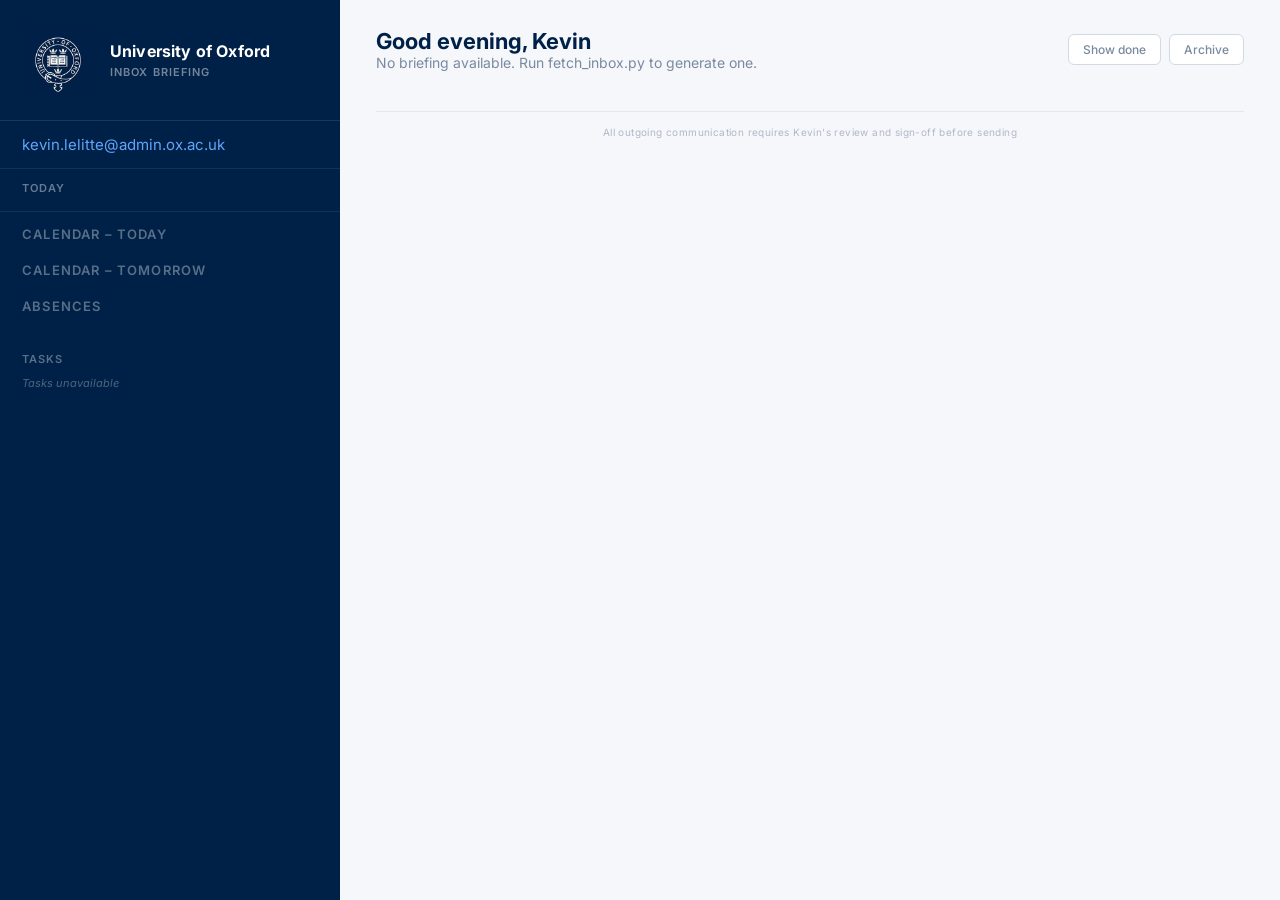
<file: Archive/index_backup_20260610.html>
<!DOCTYPE html>
<html lang="en">
<head>
<meta charset="UTF-8">
<meta name="viewport" content="width=device-width, initial-scale=1.0">
<title>Inbox Briefing</title>
<link href="https://fonts.googleapis.com/css2?family=Inter:wght@400;500;600;700&display=swap" rel="stylesheet">
<style>
:root {
  --oxford: #002147;
  --sidebar-bg: #002147;
  --main-bg: #f5f7fb;
  --card-bg: #ffffff;
  --text-dark: #1a2740;
  --text-muted: #7a8a9e;
  --text-very-muted: #b0b8c8;
  --border: rgba(0,33,71,0.07);
  --red: #e24b4a;
  --red-bg: #fcebeb;
  --red-border: #f7c1c1;
  --red-text: #a32d2d;
  --orange: #f97316;
  --orange-bg: #fff4ed;
  --orange-border: #fed7aa;
  --orange-text: #c2410c;
  --yellow: #ca8a04;
  --yellow-bg: #fefce8;
  --yellow-border: #fde047;
  --yellow-text: #713f12;
  --yellow-accent: #eab308;
  --blue: #378add;
  --blue-bg: #e6f1fb;
  --blue-border: #b5d4f4;
  --blue-text: #185fa5;
  --gray: #888780;
  --gray-bg: #f1efe8;
  --gray-border: #d3d1c7;
  --gray-text: #5f5e5a;
  --sidebar-width: 340px;
  --font: 'Inter', sans-serif;
  --radius: 6px;
  --radius-lg: 10px;
}

*, *::before, *::after { box-sizing: border-box; margin: 0; padding: 0; }
html, body { height: 100%; font-family: var(--font); background: var(--main-bg); color: var(--text-dark); font-size: 15px; }

/* Shell */
.shell { display: flex; min-height: 100vh; }

/* Sidebar */
.sidebar { width: var(--sidebar-width); flex-shrink: 0; background: var(--sidebar-bg); color: #fff; display: flex; flex-direction: column; position: fixed; top: 0; left: 0; height: 100vh; overflow-y: auto; }

.sidebar-logo { padding: 24px 22px; border-bottom: 1px solid rgba(255,255,255,0.1); display: flex; align-items: center; gap: 16px; }
.sidebar-crest { width: 72px; height: 72px; object-fit: contain; flex-shrink: 0; }
.uni-name { font-size: 16px; font-weight: 700; color: #fff; line-height: 1.25; letter-spacing: 0.01em; }
.uni-sub { font-size: 11px; font-weight: 600; color: rgba(255,255,255,0.45); text-transform: uppercase; letter-spacing: 0.1em; margin-top: 4px; }

.user-block { padding: 14px 22px; border-bottom: 1px solid rgba(255,255,255,0.08); }
.user-label { font-size: 10px; color: rgba(255,255,255,0.4); text-transform: uppercase; letter-spacing: 0.08em; margin-bottom: 3px; font-weight: 600; }
.user-link { font-size: 13px; color: #60a5fa; text-decoration: none; }
.user-link:hover { text-decoration: underline; }

.date-block { padding: 12px 22px; border-bottom: 1px solid rgba(255,255,255,0.08); }
.date-label { font-size: 11px; color: rgba(255,255,255,0.4); text-transform: uppercase; letter-spacing: 0.08em; margin-bottom: 4px; font-weight: 600; }
.date-val { font-size: 13px; color: rgba(255,255,255,0.75); }

.sb-section { padding: 14px 22px 6px; font-size: 11px; font-weight: 600; color: rgba(255,255,255,0.35); text-transform: uppercase; letter-spacing: 0.09em; }

.cal-item { padding: 8px 22px; border-left: 2px solid transparent; margin-bottom: 6px; }
.cal-item.active { border-left-color: #60a5fa; background: rgba(96,165,250,0.08); }
.cal-time { font-size: 10px; color: rgba(255,255,255,0.38); margin-bottom: 2px; }
.cal-title { font-size: 13px; font-weight: 600; color: rgba(255,255,255,0.9); line-height: 1.35; }
.cal-sub { font-size: 12px; color: rgba(255,255,255,0.6); margin-top: 3px; line-height: 1.4; }

.cal-alert { font-size: 12px; color: #fbbf24; margin-top: 4px; font-weight: 600; line-height: 1.4; }
.abs-wrap { padding: 6px 22px 12px; }
.abs-list { list-style: none; padding: 0; margin: 0; }
.abs-list li { font-size: 12px; color: #ffffff; padding: 3px 0; line-height: 1.4; padding-left: 14px; text-indent: -14px; }
.abs-list li::before { content: "\2022"; color: rgba(255,255,255,0.4); margin-right: 7px; }

/* Main */
.main { margin-left: var(--sidebar-width); flex: 1; padding: 28px 36px 60px; min-width: 0; overflow-x: hidden; }
#inboxCol { display: block; width: 100%; }

/* Header */
.page-header { display: flex; align-items: center; justify-content: space-between; margin-bottom: 20px; }
.page-title { font-size: 22px; font-weight: 700; color: var(--oxford); }
.header-date { font-size: 13px; color: var(--text-muted); }
.header-actions { display: flex; gap: 8px; }

.btn { font-family: var(--font); font-size: 12px; padding: 7px 14px; border-radius: var(--radius); border: 1px solid #d1d9e6; background: var(--card-bg); color: var(--text-muted); cursor: pointer; transition: background .15s, color .15s; font-weight: 500; }
.btn:hover { background: #eef1f7; color: var(--text-dark); }
.btn-primary { background: var(--oxford); color: #fff; border-color: var(--oxford); }
.btn-primary:hover { opacity: .88; }

/* Context bar */
.context-bar { background: #fff8e6; border: 1px solid #fde68a; border-radius: var(--radius-lg); padding: 28px 32px; margin-bottom: 20px; font-size: 15px; color: #92400e; line-height: 1.8; }
.context-bar strong { font-weight: 600; }

/* Section headers */
.sec-head { display: flex; align-items: center; gap: 8px; margin: 20px 0 8px; }
.sec-head:first-of-type { margin-top: 0; }
.sec-dot { width: 7px; height: 7px; border-radius: 50%; flex-shrink: 0; }
.dot-r { background: var(--red); }
.dot-o { background: var(--yellow-accent); }
.dot-b { background: var(--blue); }
.dot-g { background: var(--gray); }
.sec-lbl { font-size: 11px; font-weight: 700; color: var(--text-muted); text-transform: uppercase; letter-spacing: 0.08em; white-space: nowrap; }
.sec-rule { flex: 1; height: 1px; background: #d1d9e6; }

/* Cards */
.card-link { text-decoration: none; color: inherit; display: block; cursor: pointer; transition: opacity .2s; }
.card-link:hover .card { border-color: #a0aec0; box-shadow: 0 2px 8px rgba(0,33,71,0.1); }
.card-link.done { opacity: .38; }
.card-link.done .card-title { text-decoration: line-through; }
.card-link.card-hidden { display: none; }
#inboxCol { display: block; width: 100%; }
.card { background: var(--card-bg); border: 1px solid var(--border); border-radius: var(--radius-lg); padding: 14px 16px; margin-bottom: 8px; display: flex; width: 100%; box-sizing: border-box; gap: 10px; align-items: flex-start; box-shadow: 0 1px 3px rgba(0,33,71,0.05); transition: opacity .2s; }
.card.done { opacity: .38; }
.card.card-hidden { display: none; }
.card.done .card-title { text-decoration: line-through; }
.card-accent { width: 3px; border-radius: 2px; flex-shrink: 0; align-self: stretch; min-height: 36px; }
.ac-r { background: var(--red); }
.ac-o { background: var(--yellow-accent); }
.ac-b { background: var(--blue); }
.ac-g { background: var(--gray); }
.cb-wrap { padding-top: 2px; flex-shrink: 0; }
.cb { width: 15px; height: 15px; border-radius: 4px; border: 1px solid #d1d9e6; cursor: pointer; display: flex; align-items: center; justify-content: center; transition: background .15s; }
.cb:hover { border-color: var(--text-muted); }
.cb.checked { background: var(--oxford); border-color: var(--oxford); }
.cb.checked::after { content: ''; width: 4px; height: 7px; border: 1.5px solid #fff; border-top: none; border-left: none; transform: rotate(45deg) translateY(-1px); display: block; }
.card-body { flex: 1; min-width: 0; }
.card-title { font-size: 15px; font-weight: 600; color: var(--text-dark); margin-bottom: 4px; display: flex; align-items: center; gap: 8px; flex-wrap: wrap; line-height: 1.4; }
.card-sub { font-size: 13px; color: var(--text-muted); line-height: 1.55; }
.card-sub strong { color: var(--text-dark); font-weight: 600; }

/* Badges */
.badge { font-size: 11px; font-weight: 600; padding: 3px 8px; border-radius: 5px; white-space: nowrap; }
.badge-red { background: var(--red-bg); color: var(--red-text); border: 1px solid var(--red-border); }
.badge-orange { background: var(--orange-bg); color: var(--orange-text); border: 1px solid var(--orange-border); }
.badge-blue { background: var(--blue-bg); color: var(--blue-text); border: 1px solid var(--blue-border); }
.badge-gray { background: var(--gray-bg); color: var(--gray-text); border: 1px solid var(--gray-border); }
.badge-yellow { background: var(--yellow-bg); color: var(--yellow-text); border: 1px solid var(--yellow-border); }

/* Priority list */
.priority-row { background: var(--card-bg); border: 1px solid var(--border); border-radius: var(--radius-lg); padding: 11px 14px; margin-bottom: 6px; display: flex; align-items: center; gap: 10px; font-size: 13px; cursor: pointer; position: relative; overflow: hidden; transition: opacity .2s; }
.priority-row::before { content: ''; position: absolute; left: 0; top: 0; bottom: 0; width: 3px; background: var(--orange); }
.priority-row.done { opacity: .35; text-decoration: line-through; }
.priority-num { font-size: 10px; font-weight: 700; color: var(--text-very-muted); width: 14px; flex-shrink: 0; text-align: center; }
.priority-text { flex: 1; color: var(--text-dark); font-weight: 500; }
.priority-date { font-size: 10px; font-weight: 700; white-space: nowrap; padding: 2px 7px; border-radius: 4px; }
.date-red { color: var(--red-text); background: var(--red-bg); border: 1px solid var(--red-border); }
.date-orange { color: var(--orange-text); background: var(--orange-bg); border: 1px solid var(--orange-border); }
.date-blue { color: var(--blue-text); background: var(--blue-bg); border: 1px solid var(--blue-border); }
.date-gray { color: var(--gray-text); background: var(--gray-bg); border: 1px solid var(--gray-border); }

/* Priority cards – expandable, Command Centre style */
.pri-card { background: var(--card-bg); border: 1px solid var(--border); border-left: 3px solid var(--red); border-radius: var(--radius-lg); margin-bottom: 8px; box-shadow: 0 1px 3px rgba(0,33,71,0.05); transition: opacity .2s; }
.pri-card.done { opacity: .38; }
.pri-card.card-hidden { display: none; }
.pri-card.done .pri-card-title { text-decoration: line-through; }
.pri-card-header { display: flex; align-items: center; gap: 10px; padding: 13px 16px; cursor: pointer; user-select: none; }
.pri-card-header:hover { background: rgba(0,33,71,0.02); border-radius: var(--radius-lg); }
.pri-card-title { flex: 1; font-size: 15px; font-weight: 600; color: var(--text-dark); }
.pri-arrow { font-size: 11px; color: var(--text-very-muted); flex-shrink: 0; }
.pri-card-body { padding: 0 16px 14px 41px; display: none; }
.pri-action { font-size: 13px; color: var(--text-muted); line-height: 1.6; padding: 2px 0; }
.pri-action::before { content: '→ '; color: var(--text-very-muted); }
.pri-meta { margin-top: 10px; padding-top: 10px; border-top: 1px solid var(--border); display: flex; flex-wrap: wrap; gap: 16px; }
.pri-meta-item { font-size: 12px; color: var(--text-muted); }
.pri-meta-label { font-size: 10px; font-weight: 700; color: var(--text-very-muted); text-transform: uppercase; letter-spacing: 0.08em; margin-right: 5px; }
.pri-meta-notes { width: 100%; font-size: 12px; color: var(--text-muted); line-height: 1.6; }
.pri-notes-text { margin-top: 4px; }

/* No items */
.no-items { font-size: 12px; color: var(--text-very-muted); font-style: italic; padding: 4px 0; }

/* Import panel */
.import-panel { display: none; position: fixed; top: 70px; right: 40px; width: 420px; background: var(--card-bg); border: 1px solid #c8d0dc; border-radius: var(--radius-lg); padding: 16px; box-shadow: 0 8px 32px rgba(0,33,71,0.12); z-index: 100; }
.import-panel.visible { display: block; }
.import-panel label { font-size: 11px; color: var(--text-muted); display: block; margin-bottom: 8px; font-weight: 500; }
.import-panel textarea { width: 100%; height: 110px; background: var(--main-bg); border: 1px solid #d1d9e6; border-radius: var(--radius); color: var(--text-dark); font-family: var(--font); font-size: 11px; padding: 9px; resize: none; outline: none; }
.import-panel textarea:focus { border-color: var(--oxford); }
.import-actions { display: flex; gap: 8px; margin-top: 10px; }
.import-error { font-size: 11px; color: var(--red); margin-top: 6px; display: none; }

/* Archive panel */
.archive-panel { display: none; position: fixed; top: 70px; right: 40px; width: 480px; background: var(--card-bg); border: 1px solid #c8d0dc; border-radius: var(--radius-lg); padding: 20px; box-shadow: 0 8px 32px rgba(0,33,71,0.12); z-index: 100; max-height: 75vh; overflow-y: auto; }
.archive-panel.visible { display: block; }
.archive-panel-title { font-size: 14px; font-weight: 700; color: var(--oxford); margin-bottom: 14px; }
.archive-day { border: 1px solid var(--border); border-radius: var(--radius); margin-bottom: 8px; overflow: hidden; }
.archive-day-header { display: flex; align-items: center; justify-content: space-between; padding: 10px 14px; cursor: pointer; background: var(--main-bg); user-select: none; }
.archive-day-header:hover { background: #eef1f7; }
.archive-day-date { font-size: 13px; font-weight: 600; color: var(--text-dark); }
.archive-day-meta { font-size: 11px; color: var(--text-very-muted); }
.archive-day-arrow { font-size: 11px; color: var(--text-very-muted); }
.archive-day-items { display: none; padding: 8px 14px 12px; border-top: 1px solid var(--border); }
.archive-day-items.open { display: block; }
.archive-item-row { font-size: 12px; color: var(--text-muted); padding: 4px 0; border-bottom: 1px solid var(--border); display: flex; align-items: flex-start; gap: 8px; }
.archive-item-row:last-child { border-bottom: none; }
.archive-item-tick { color: #22c55e; font-weight: 700; flex-shrink: 0; }
.archive-item-untick { color: var(--text-very-muted); flex-shrink: 0; }
.archive-item-section { font-size: 10px; font-weight: 700; text-transform: uppercase; letter-spacing: .06em; color: var(--text-very-muted); flex-shrink: 0; width: 56px; padding-top: 1px; }
.archive-actions { display: flex; gap: 8px; align-items: center; margin-top: 16px; flex-wrap: wrap; }
.archive-purge-row { display: flex; align-items: center; gap: 6px; font-size: 12px; color: var(--text-muted); }
.archive-purge-row input { width: 52px; padding: 5px 8px; border: 1px solid #d1d9e6; border-radius: var(--radius); font-size: 12px; font-family: var(--font); text-align: center; }
.archive-no-items { font-size: 12px; color: var(--text-very-muted); font-style: italic; padding: 8px 0; }

.footer { font-size: 10px; color: var(--text-very-muted); text-align: center; margin-top: 40px; padding-top: 14px; border-top: 1px solid #e2e8f0; letter-spacing: .04em; }

@keyframes fadeIn { from { opacity:0; transform:translateY(4px); } to { opacity:1; transform:translateY(0); } }
.card { animation: fadeIn .18s ease both; }
.card-date{font-size:11px;color:var(--text-very-muted);white-space:nowrap;flex-shrink:0;padding-top:2px;margin-left:auto;}
.sb-section{font-size:13px;}
.cal-title{font-size:15px;}
.cal-sub,.cal-alert{font-size:13px;}
.cal-time{font-size:12px;}
.abs-list li{font-size:14px;}
.sec-lbl{font-size:14px;letter-spacing:0.05em;}
.card-title{font-size:16px;}
.card-sub{font-size:14px;}
.header-date{font-size:14px;}
.user-label{font-size:12px;}
.user-link{font-size:15px;}
.date-val{font-size:15px;}

/* -- TASKS WIDGET -- */
.tasks-widget-section{padding:14px 22px 6px;font-size:11px;font-weight:600;color:rgba(255,255,255,.35);text-transform:uppercase;letter-spacing:.09em}
.tasks-widget-panel{padding:4px 22px 14px}
.tasks-widget-row{display:flex;align-items:center;justify-content:space-between;font-size:13px;padding:5px 0;border-bottom:1px solid rgba(255,255,255,.07)}
.tasks-widget-name{color:rgba(255,255,255,.7)}
.tasks-widget-count{font-weight:700;color:rgba(255,255,255,.9)}
.tasks-widget-link{display:block;margin-top:8px;font-size:12px;color:#60a5fa;text-decoration:none}
.tasks-widget-link:hover{text-decoration:underline}
.tasks-widget-unavailable{font-size:11px;color:rgba(255,255,255,.3);font-style:italic}</style>
</head>
<body>
<div class="shell">

  <!-- Sidebar -->
  <div class="sidebar">
    <div class="sidebar-logo">
      <img class="sidebar-crest" src="[data-uri]" alt="University of Oxford crest">
      <div>
        <div class="uni-name">University of Oxford</div>
        <div class="uni-sub">Inbox Briefing</div>
      </div>
    </div>

    <div class="user-block">
      <a class="user-link" href="mailto:kevin.lelitte@admin.ox.ac.uk">kevin.lelitte@admin.ox.ac.uk</a>
    </div>

    <div class="date-block">
      <div class="date-label">Today</div>
      <div class="date-val" id="sidebarDate"></div>
    </div>

    <div class="sb-section">Calendar – today</div>
    <div id="calTodaySidebar"></div>

    <div class="sb-section" id="calTomorrowLabel">Calendar – tomorrow</div>
    <div id="calTomorrowSidebar"></div>

    <div class="sb-section">Absences</div>
    <div class="abs-wrap" id="absencesSidebar"></div>

    <div class="tasks-widget-section">Tasks</div>
    <div class="tasks-widget-panel" id="tasksWidget">
      <div class="tasks-widget-unavailable">Loading...</div>
    </div>
  </div>

  <!-- Main -->
  <div class="main">
    <div class="page-header">
      <div>
        <div class="page-title" id="pageTitle">Inbox briefing</div>
        <div class="header-date" id="headerDate"></div>
      </div>
      <div class="header-actions">
        <button class="btn" id="btn-show-done" onclick="toggleShowDone()">Show done</button>
        <button class="btn" onclick="toggleArchive()">Archive</button>
      </div>
    </div>

    <div id="contextBar"></div>
    <div id="inboxCol"></div>
    <div class="footer">All outgoing communication requires Kevin's review and sign-off before sending</div>
  </div>
</div>

<!-- Import panel -->
<div class="import-panel" id="importPanel">
  <label>Paste JSON briefing and click Load</label>
  <textarea id="importInput" placeholder='{"date":"Monday 9 June 2026","urgent":[...],...}'></textarea>
  <div class="import-actions">
    <button class="btn btn-primary" onclick="loadFromImport()">Load briefing</button>
    <button class="btn" onclick="toggleImport()">Cancel</button>
  </div>
  <div class="import-error" id="importError">Invalid JSON – please check and try again.</div>
</div>

<!-- Archive panel -->
<div class="archive-panel" id="archivePanel">
  <div class="archive-panel-title">Archive</div>
  <div id="archiveList"></div>
  <div class="archive-actions" id="archiveActions" style="display:none">
    <button class="btn btn-primary" onclick="exportArchiveMd()">Export .md</button>
    <div class="archive-purge-row">
      <span>Purge older than</span>
      <input type="number" id="purgeDays" value="30" min="1">
      <span>days</span>
      <button class="btn" style="color:var(--red);border-color:var(--red-border)" onclick="purgeOldTicks()">Purge</button>
    </div>
  </div>
</div>

<script>
const STORAGE_KEY='workInbox_briefings_v1', TODAY_KEY='workInbox_today_v1', TICKS_KEY='workInbox_ticks_v1';

const SEED={"date":"Tuesday 2 June 2026","subtitle":"First day back","context":"Surgery ~5 May, signed off four weeks. Simon Burford covered throughout May. Phased return may be recommended. Simon sent an occupational health referral – flag to read directly.","urgent":[{"title":"FlexPoints case #68899229 – bulk delete assignments","sub":"Marie approved proceeding 28 May. Scope confirmed but vague – requirements need tightening before kick-off. <strong>Authorise in the Access Group Support Portal today.</strong> Quote expires 11 June.","badge":"Deadline 11 June","badgeType":"red"},{"title":"DTP1092 – College staff in PXD: Marie sign-off needed","sub":"Marie finalised proposal 29 May and sent to Marie. Must be signed before her leave ends. Conor O'Brien starts test config on return 11 June. Kick-off provisionally <strong>12 June morning.</strong>","badge":"Deadline 5 June","badgeType":"red"},{"title":"DTP1092 – PXD DPIA: still not signed off","sub":"v0.5 shared with Crispin in May. Marie has not reviewed or signed. Blocks the college staff DPIA.","badge":"Chase Marie ASAP","badgeType":"orange"},{"title":"RSVP – Eploy project run through (Tue 2 June, 11:00–11:30)","sub":"Invite from Idris Kamara (Eploy) via Marie Cooksey. Attendees: Rachel Midgley, Simon, Idris, Kevin. Teams call.","badge":"RSVP today","badgeType":"red"}],"needs":[{"title":"Teams telephony transfer – deadline passed today","sub":"University moving from Chorus to Teams Telephony. Deadline to keep current number was 1 June. You were on leave. Check with Marie or Neil Clarke (L&OD).","badge":"Check with Marie/Neil","badgeType":"orange"},{"title":"EcoOnline/IRIS – funding still pending","sub":"Marie informed Joanne Grant (EcoOnline) funding is pending as of 28 May. New AE is John Grant (Mike left). Check funding approval status when you speak to Marie.","badge":"Check with Marie","badgeType":"orange"},{"title":"GLAM rostering – new workstream","sub":"IT Services (Anna Carter-Windle) handing off Botanic Gardens/Ashmolean rostering rollout. Marie described as “not ideal” – needs a discussion when everyone is in.","badge":"Add to team agenda","badgeType":"blue"},{"title":"James annual leave – add Simon as second approver","sub":"James's leave on 22 May was verbally approved by Marie due to approval gap. Simon flagged: add Simon as second approver for FA work group in PXD to prevent recurrence.","badge":"This week","badgeType":"blue"},{"title":"Michelle's birthday – circulate card","sub":"Michelle's birthday is Wednesday 3 June.","badge":"By Wed 3 June","badgeType":"red"}],"calToday":[{"time":"9:00 AM","title":"FA Team Daily Catchup","sub":"Teams"},{"time":"10:00 AM","title":"H&S Roadmap","sub":"Christopher Sanders"},{"time":"2:00 PM","title":"James Salas Guillen 1-1","sub":null}],"calTomorrow":[{"time":"9:00 AM","title":"FA Team Daily Catchup","sub":"Teams"},{"time":"10:00 AM","title":"Azure Integration Platform Sprint Review","sub":"Erika Braverman – Teams"},{"time":"11:00–11:30 AM","title":"Hold: Eploy run through","sub":"Marie Cooksey – Teams","alert":"RSVP needed"},{"time":"3:00 PM","title":"DTP1092 College staff in PXD","sub":"Crispin Muncaster – Teams"}],"absences":["Simon Burford – A/L Mon 1 June","Michael O'Sullivan – A/L until ~5 June","Sarah Rowles – A/L until 8 June","Marie King – A/L this week","Conor O'Brien – A/L until 10 June"],"priorities":[{"text":"Authorise FlexPoints case #68899229 in Access Group portal","date":"11 June","dateType":"orange"},{"text":"Chase Marie – PXD DPIA sign-off","date":"ASAP / 5 June","dateType":"red"},{"text":"Chase Marie – DTP1092 proposal sign-off","date":"5 June","dateType":"red"},{"text":"RSVP to Eploy hold meeting (Tue 11am)","date":"Today","dateType":"red"},{"text":"Teams telephony deadline – check with Marie/Neil Clarke","date":"Today","dateType":"red"},{"text":"Add Simon as second approver – FA work group in PXD","date":"This week","dateType":"blue"},{"text":"Check EcoOnline/IRIS funding status with Marie","date":"This week","dateType":"blue"},{"text":"Circulate Michelle's birthday card","date":"By Wed 3 June","dateType":"red"}]};

function getStore(){try{return JSON.parse(localStorage.getItem(STORAGE_KEY)||'{}')}catch(e){return{}}}
function saveStore(d){localStorage.setItem(STORAGE_KEY,JSON.stringify(d))}
function getTicks(){try{return JSON.parse(localStorage.getItem(TICKS_KEY)||'{}')}catch(e){return{}}}
function saveTicks(t){localStorage.setItem(TICKS_KEY,JSON.stringify(t))}

let currentData=null, currentKey=null;

function toggleImport(){
  document.getElementById('importPanel').classList.toggle('visible');
  document.getElementById('archivePanel').classList.remove('visible');
  document.getElementById('importError').style.display='none';
}
let showingDoneItems=false;
function toggleShowDone(){
  const btn=document.getElementById('btn-show-done');
  showingDoneItems=!showingDoneItems;
  if(showingDoneItems){
    document.querySelectorAll('.card.done, .card-link.done, .pri-card.done').forEach(el=>el.classList.remove('card-hidden'));
    document.querySelectorAll('.priority-row.done').forEach(el=>el.style.display='flex');
    btn.textContent='Hide done';
  } else {
    document.querySelectorAll('.card.done, .card-link.done, .pri-card.done').forEach(el=>el.classList.add('card-hidden'));
    document.querySelectorAll('.priority-row.done').forEach(el=>el.style.display='none');
    btn.textContent='Show done';
  }
}
function toggleArchive(){
  const p=document.getElementById('archivePanel');
  p.classList.toggle('visible');
  document.getElementById('importPanel').classList.remove('visible');
  if(p.classList.contains('visible')) renderArchiveList();
}
function getArchiveData(){
  // Returns array of {key, data, date (Date obj), ticks} sorted newest first
  const store=getStore(), ticks=getTicks();
  return Object.keys(store).sort().reverse().map(k=>{
    const d=store[k];
    // Parse date from key back to something readable
    const dateStr=d.date||k.replace(/_/g,' ');
    return {key:k, data:d, dateStr:dateStr, ticks:ticks};
  });
}
function getSectionLabel(s){
  return {urgent:'Urgent',needs:'Needs',fyi:'FYI',low:'Low',priorities:'Priority'}[s]||s;
}
function getAllItemsForDay(data){
  // Returns flat array of {section, index, title, ticked}
  const sections=['priorities','urgent','needs','fyi','low'];
  const result=[];
  sections.forEach(s=>{
    (data[s]||[]).forEach((item,i)=>{result.push({section:s,index:i,title:item.title||item.text||'(untitled)'});});
  });
  return result;
}
function renderArchiveList(){
  const entries=getArchiveData();
  const el=document.getElementById('archiveList');
  const actionsEl=document.getElementById('archiveActions');
  if(!entries.length){
    el.innerHTML='<div class="archive-no-items">No briefings stored yet.</div>';
    actionsEl.style.display='none';
    return;
  }
  actionsEl.style.display='flex';
  const ticks=getTicks();
  el.innerHTML=entries.map((e,di)=>{
    const items=getAllItemsForDay(e.data);
    const tickedCount=items.filter(it=>ticks[e.key+'_'+it.section+'_'+it.index]).length;
    const itemsHtml=items.map(it=>{
      const t=!!ticks[e.key+'_'+it.section+'_'+it.index];
      return `<div class="archive-item-row"><span class="${t?'archive-item-tick':'archive-item-untick'}">${t?'✓':'○'}</span><span class="archive-item-section">${getSectionLabel(it.section)}</span><span>${it.title}</span></div>`;
    }).join('');
    return `<div class="archive-day">
      <div class="archive-day-header" onclick="toggleArchiveDay(${di})">
        <div><div class="archive-day-date">${e.dateStr}</div><div class="archive-day-meta">${items.length} items · ${tickedCount} done</div></div>
        <span class="archive-day-arrow" id="arch-arrow-${di}">–</span>
      </div>
      <div class="archive-day-items" id="arch-items-${di}">${itemsHtml}</div>
    </div>`;
  }).join('');
}
function toggleArchiveDay(i){
  const el=document.getElementById('arch-items-'+i);
  const arrow=document.getElementById('arch-arrow-'+i);
  const open=el.classList.toggle('open');
  arrow.textContent=open?'▲':'–';
}
function exportArchiveMd(){
  const entries=getArchiveData();
  const ticks=getTicks();
  let md='# Inbox Briefing Archive\n\nExported: '+new Date().toLocaleString('en-GB')+'\n\n---\n\n';
  entries.forEach(e=>{
    md+='## '+e.dateStr+'\n\n';
    const sections=['priorities','urgent','needs','fyi','low'];
    const labels={priorities:'Priority Actions',urgent:'Urgent',needs:'Needs Response',fyi:'FYI',low:'Low Priority'};
    sections.forEach(s=>{
      const items=e.data[s]||[];
      if(!items.length) return;
      md+='### '+labels[s]+'\n\n';
      items.forEach((item,i)=>{
        const t=!!ticks[e.key+'_'+s+'_'+i];
        const title=item.title||item.text||'(untitled)';
        md+=(t?'- [x] ':'- [ ] ')+title+'\n';
        const sub=item.sub||item.notes||'';
        if(sub) md+='  > '+sub.replace(/<[^>]+>/g,'').replace(/\s+/g,' ').trim()+'\n';
      });
      md+='\n';
    });
    md+='---\n\n';
  });
  const blob=new Blob([md],{type:'text/markdown'});
  const url=URL.createObjectURL(blob);
  const a=document.createElement('a');
  a.href=url;
  a.download='inbox-archive-'+new Date().toISOString().slice(0,10)+'.md';
  a.click();
  URL.revokeObjectURL(url);
}
function purgeOldTicks(){
  const days=parseInt(document.getElementById('purgeDays').value)||30;
  if(!confirm('Purge all briefings and ticks older than '+days+' days? This cannot be undone.')) return;
  const cutoff=new Date();
  cutoff.setDate(cutoff.getDate()-days);
  const store=getStore(), ticks=getTicks();
  let purgedCount=0;
  Object.keys(store).forEach(k=>{
    const d=store[k];
    // Try to parse the date from the briefing
    const dateStr=d.date||'';
    const parsed=new Date(dateStr);
    const age=isNaN(parsed)?null:parsed;
    if(!age||age<cutoff){
      // Purge store entry
      delete store[k];
      // Purge associated ticks
      Object.keys(ticks).filter(tk=>tk.startsWith(k+'_')).forEach(tk=>{delete ticks[tk];purgedCount++;});
    }
  });
  saveStore(store);
  saveTicks(ticks);
  renderArchiveList();
  alert('Purge complete.');
}
function loadFromImport(){
  const raw=document.getElementById('importInput').value.trim();
  const err=document.getElementById('importError'); err.style.display='none';
  let data; try{data=JSON.parse(raw)}catch(e){err.style.display='block';return;}
  if(!data.date){err.textContent='Missing "date" field.';err.style.display='block';return;}
  const key=data.date.replace(/[^a-zA-Z0-9]/g,'_');
  const store=getStore(); store[key]=data; saveStore(store);
  localStorage.setItem(TODAY_KEY,key);
  document.getElementById('importPanel').classList.remove('visible');
  document.getElementById('importInput').value='';
  renderBriefing(data,key);
}
function clearToday(){
  if(!confirm('Clear today and return to seed data?')) return;
  localStorage.removeItem(TODAY_KEY);
  renderBriefing(SEED,'seed');
}
function toggleTick(id){
  const ticks=getTicks(), k=currentKey+'_'+id;
  ticks[k]=!ticks[k]; saveTicks(ticks);
  const cb=document.getElementById('cb_'+id);
  const item=document.getElementById('item_'+id);
  const prow=document.getElementById('prow_'+id);
  if(cb) cb.classList.toggle('checked',ticks[k]);
  if(item){
    const wrapper=item.closest('.card-link');
    if(ticks[k]){
      item.classList.add('done');
      if(!showingDoneItems) item.classList.add('card-hidden');
      else item.classList.remove('card-hidden');
      if(wrapper){
        wrapper.classList.add('done');
        if(!showingDoneItems) wrapper.classList.add('card-hidden');
        else wrapper.classList.remove('card-hidden');
      }
    } else {
      item.classList.remove('done','card-hidden');
      if(wrapper) wrapper.classList.remove('done','card-hidden');
    }
  }
  if(prow){
    if(ticks[k]){ prow.classList.add('done'); prow.style.display=''; }
    else { prow.classList.remove('done'); prow.style.display=''; }
  }
}
function openEmail(entryId,ev){
  if(ev){ev.preventDefault();ev.stopPropagation();}
  window.location.href='openmail://'+entryId+'/';
}
function isTicked(id){if(!currentKey) return false; return !!getTicks()[currentKey+'_'+id];}
function badge(text,type){return text?`<span class="badge badge-${type||'gray'}">${text}</span>`:''}

function sanitizeSub(text){
  if(!text) return '';
  return text
    .replace(/<https?:\/\/[^>]*>/gi, '')         // strip closed angle-bracket URLs: <https://...>
    .replace(/<https?:\/\/[^\s<>]*/gi, '')        // strip unclosed angle-bracket URLs: <https://...
    .replace(/<(?!\/?strong\b)[^>]*>/gi, '')      // strip complete non-strong tags
    .replace(/<(?!\/?strong\b)[^>]*$/gi, '')      // strip unclosed tags at end of string
    .replace(/\r\n/g,' ').replace(/\r/g,' ').replace(/\n/g,' '); // collapse line breaks
}

function renderItems(items,cls){
  if(!items||!items.length) return '<div class="no-items">None today.</div>';
  return items.map((item,i)=>{
    const id=cls+'_'+i, ticked=isTicked(id);
    const hasLink=item.entry_id&&item.entry_id.length>0;
    const cardHtml=`<div class="card${ticked?' done':''}" id="item_${id}"><div class="cb-wrap"><div class="cb${ticked?' checked':''}" id="cb_${id}" onclick="toggleTick('${id}');event.stopPropagation()"></div></div><div class="card-accent ac-${cls==="urgent"?"r":cls==="needs"?"o":cls==="fyi"?"b":"g"}"></div><div class="card-body"><div class="card-title">${item.title} ${badge(item.badge,item.badgeType)}</div>${item.sub?`<div class="card-sub">${sanitizeSub(item.sub)}</div>`:''}</div><div class="card-date">${item.received||''}</div></div>`;
    return hasLink?`<a class="card-link${ticked?' done':''}" href="javascript:void(0)" onclick="openEmail('${item.entry_id}',event)">${cardHtml}</a>`:cardHtml;
  }).join('');
}

function renderSidebarCal(items, containerId){
  const el=document.getElementById(containerId);
  if(!el) return;
  if(!items||!items.length){el.innerHTML='<div style="padding:4px 18px 8px;font-size:11px;color:rgba(255,255,255,0.3);font-style:italic">None</div>';return;}
  el.innerHTML=items.map((c,i)=>`<div class="cal-item${i===0?' active':''}">${c.time?`<div class="cal-time">${c.time}</div>`:''}<div class="cal-title">${c.title}</div>${c.sub?`<div class="cal-sub">${c.sub}</div>`:''}${c.alert?`<div class="cal-alert">⚠ ${c.alert}</div>`:''}</div>`).join('');
}

function togglePriCard(i){
  const body=document.getElementById('pribody_'+i);
  const arrow=document.getElementById('priarrow_'+i);
  const isOpen=body.style.display==='block';
  body.style.display=isOpen?'none':'block';
  arrow.textContent=isOpen?'–':'▲';
}

function renderPriorityCards(priorities,key){
  if(!priorities||!priorities.length) return '<div class="no-items">No tasks for today.</div>';
  return priorities.map((p,i)=>{
    const id='pri_'+i, ticked=isTicked(id);
    const titleText = p.title || p.text || '(untitled)';
    const actionsHtml=(p.actions||[]).map(a=>`<div class="pri-action">${sanitizeSub(a)}</div>`).join('');
    const metaHtml=`<div class="pri-meta">
      ${p.source?`<span class="pri-meta-item"><span class="pri-meta-label">Source</span>${p.source}</span>`:''}
      ${p.dateAdded?`<span class="pri-meta-item"><span class="pri-meta-label">Added</span>${p.dateAdded}</span>`:''}
      ${p.notes?`<div class="pri-meta-notes"><span class="pri-meta-label">Notes</span><div class="pri-notes-text">${sanitizeSub(p.notes)}</div></div>`:''}
    </div>`;
    return `<div class="pri-card${ticked?' done':''}" id="item_${id}">
      <div class="pri-card-header" onclick="togglePriCard(${i})">
        <div class="cb-wrap"><div class="cb${ticked?' checked':''}" id="cb_${id}" onclick="toggleTick('${id}');event.stopPropagation()"></div></div>
        <span class="pri-card-title">${titleText}</span>
        <span class="pri-arrow" id="priarrow_${i}">–</span>
      </div>
      <div class="pri-card-body" id="pribody_${i}">${actionsHtml}${metaHtml}</div>
    </div>`;
  }).join('');
}

function renderBriefing(data,key){
  currentData=data; currentKey=key;

  // Header
  document.getElementById('pageTitle').textContent=getGreeting();
  document.getElementById('headerDate').textContent=data.date+(data.subtitle?' · '+data.subtitle:'');
  document.getElementById('sidebarDate').textContent=data.date||'';;
  const stamp=document.getElementById('refresh-stamp');
  if(stamp&&data.refreshed_at) stamp.textContent='Last refreshed: '+data.refreshed_at;

  // Sidebar calendar
  renderSidebarCal(data.calToday,'calTodaySidebar');
  renderSidebarCal(data.calTomorrow,'calTomorrowSidebar');

  // Absences
  const absEl=document.getElementById('absencesSidebar');
  if(data.absences&&data.absences.length){
    absEl.innerHTML='<ul class="abs-list">'+data.absences.map(a=>`<li>${a}</li>`).join('')+'</ul>';
  } else {
    absEl.innerHTML='<span style="font-size:11px;color:rgba(255,255,255,0.3);font-style:italic">None recorded</span>';
  }

  // Context bar
  const ctxEl=document.getElementById('contextBar');
  ctxEl.innerHTML=data.context?`<div class="context-bar"><strong>Context:</strong> ${data.context}</div>`:'';

  // Main inbox
  let left='';
  if(data.prioritiesToday&&data.prioritiesToday.length){
    left+=`<div class="sec-head"><span class="sec-dot dot-r"></span><span class="sec-lbl">Priority actions – today</span><span class="sec-rule"></span></div>`;
    left+=renderPriorityCards(data.prioritiesToday,key);
  }
  if(data.prioritiesWeek&&data.prioritiesWeek.length){
    left+=`<div class="sec-head"><span class="sec-dot dot-o"></span><span class="sec-lbl">Priority actions – this week</span><span class="sec-rule"></span></div>`;
    left+=renderPriorityCards(data.prioritiesWeek,key);
  }
  left+=`<div class="sec-head"><span class="sec-dot dot-r"></span><span class="sec-lbl">Urgent – action required today</span><span class="sec-rule"></span></div>${renderItems(data.urgent,'urgent')}`;
  left+=`<div class="sec-head"><span class="sec-dot dot-o"></span><span class="sec-lbl">Needs response – within 24–48 hrs</span><span class="sec-rule"></span></div>${renderItems(data.needs,'needs')}`;
  if(data.fyi&&data.fyi.length) left+=`<div class="sec-head"><span class="sec-dot dot-b"></span><span class="sec-lbl">FYI – no action needed</span><span class="sec-rule"></span></div>${renderItems(data.fyi,'fyi')}`;
  if(data.low&&data.low.length) left+=`<div class="sec-head"><span class="sec-dot dot-g"></span><span class="sec-lbl">Low priority / noise</span><span class="sec-rule"></span></div>${renderItems(data.low,'low')}`;

  document.getElementById('inboxCol').innerHTML=left;
}

function getGreeting(){
  const hour=parseInt(new Date().toLocaleString('en-GB',{timeZone:'Europe/London',hour:'numeric',hour12:false}));
  if(hour>=5&&hour<12) return 'Good morning, Kevin';
  if(hour>=12&&hour<18) return 'Good afternoon, Kevin';
  return 'Good evening, Kevin';
}

const BRIEFING_URL='https://raw.githubusercontent.com/begb0037admin/work-inbox/main/data/briefing.json';

async function init(){
  // Set greeting immediately
  const titleEl=document.getElementById('pageTitle');
  if(titleEl) titleEl.textContent=getGreeting();

  let data=null;

  // Try GitHub fetch
  try{
    const res=await fetch(BRIEFING_URL+'?t='+Date.now());
    if(res.ok){
      data=await res.json();
      // Archive it
      const key=data.date?data.date.replace(/[^a-zA-Z0-9]/g,'_'):'latest';
      const store=getStore(); store[key]=data; saveStore(store);
      localStorage.setItem(TODAY_KEY,key);
    }
  }catch(e){console.warn('GitHub fetch failed:',e);}

  // Fallback: last stored briefing
  if(!data){
    const todayKey=localStorage.getItem(TODAY_KEY);
    if(todayKey){const store=getStore(); if(store[todayKey]) data=store[todayKey];}
  }

  if(!data){
    document.getElementById('headerDate').textContent='No briefing available. Run fetch_inbox.py to generate one.';
    return;
  }

  // Safety reset: if done ticks would hide everything, clear them
  const currentKey=data.date?data.date.replace(/[^a-zA-Z0-9]/g,'_'):'latest';
  const ticks=getTicks();
  const allItems=[...(data.urgent||[]),(data.needs||[]),(data.fyi||[]),(data.low||[])].flat();
  if(allItems.length>0){
    const sections=['urgent','needs','fyi','low'];
    let hiddenCount=0;
    sections.forEach(function(s){
      (data[s]||[]).forEach(function(_,i){
        if(ticks[currentKey+'_'+s+'_'+i]) hiddenCount++;
      });
    });
    if(hiddenCount===allItems.length){
      localStorage.removeItem(TICKS_KEY);
      location.reload();
      return;
    }
  }

  renderBriefing(data, currentKey);
}

init();
</script>

<script>
async function loadTasksWidget(){
  var el=document.getElementById('tasksWidget');
  if(!el)return;
  try{
    var res=await fetch('https://raw.githubusercontent.com/begb0037admin/command-centre/main/data/tasks.json?_='+Date.now());
    if(!res.ok)throw new Error('fetch failed');
    var data=await res.json();
    var tasks=data.tasks||[];
    var todayCount=tasks.filter(function(t){return t.tier==='today';}).length;
    var weekCount=tasks.filter(function(t){return t.tier==='week';}).length;
    var todoCount=tasks.filter(function(t){return (t.actions||[]).some(function(a){return a.includes('[TODO]');});}).length;
    el.innerHTML=
      '<div class="tasks-widget-row"><span class="tasks-widget-name">Today</span><span class="tasks-widget-count">'+todayCount+'</span></div>'+
      '<div class="tasks-widget-row"><span class="tasks-widget-name">This week</span><span class="tasks-widget-count">'+weekCount+'</span></div>'+
      '<div class="tasks-widget-row"><span class="tasks-widget-name">Actions due</span><span class="tasks-widget-count">'+todoCount+'</span></div>'+
      '<a class="tasks-widget-link" href="https://begb0037admin.github.io/command-centre/" target="_blank">&#8594; Open command centre</a>';
  }catch(e){el.innerHTML='<div class="tasks-widget-unavailable">Tasks unavailable</div>';}
}
loadTasksWidget();
</script></body>
</html>
</file>
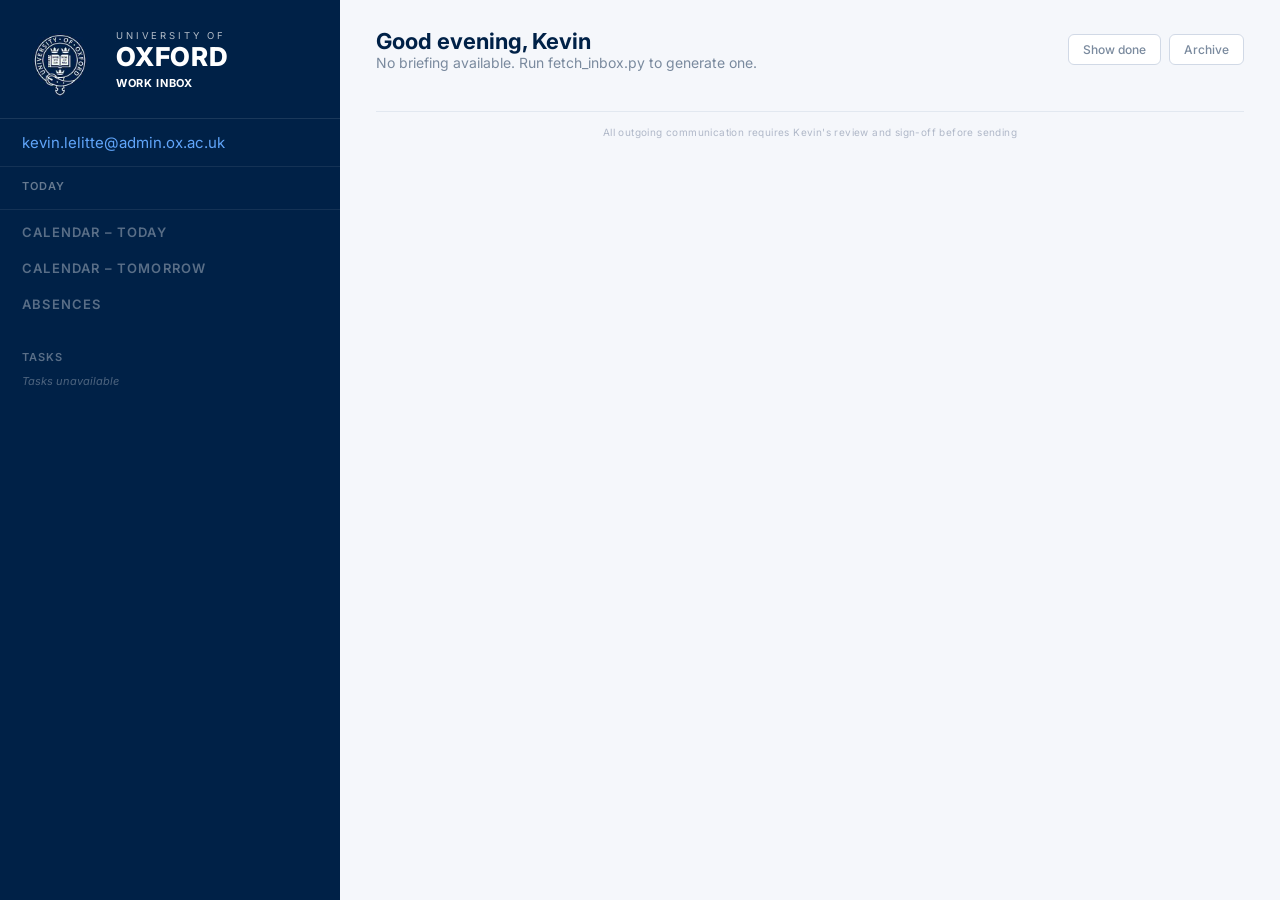
<file: Archive/index_backup_20260622_1730.html>
<!DOCTYPE html>
<html lang="en">
<head>
<meta charset="UTF-8">
<meta name="viewport" content="width=device-width, initial-scale=1.0">
<meta http-equiv="Cache-Control" content="no-cache, no-store, must-revalidate">
<meta http-equiv="Pragma" content="no-cache">
<meta http-equiv="Expires" content="0">
<title>Inbox Briefing</title>
<link href="https://fonts.googleapis.com/css2?family=Inter:wght@400;500;600;700&display=swap" rel="stylesheet">
<style>
:root {
  --oxford: #002147;
  --sidebar-bg: #002147;
  --main-bg: #f5f7fb;
  --card-bg: #ffffff;
  --text-dark: #1a2740;
  --text-muted: #7a8a9e;
  --text-very-muted: #b0b8c8;
  --border: rgba(0,33,71,0.07);
  --red: #e24b4a;
  --red-bg: #fcebeb;
  --red-border: #f7c1c1;
  --red-text: #a32d2d;
  --orange: #f97316;
  --orange-bg: #fff4ed;
  --orange-border: #fed7aa;
  --orange-text: #c2410c;
  --yellow: #ca8a04;
  --yellow-bg: #fefce8;
  --yellow-border: #fde047;
  --yellow-text: #713f12;
  --yellow-accent: #eab308;
  --blue: #378add;
  --blue-bg: #e6f1fb;
  --blue-border: #b5d4f4;
  --blue-text: #185fa5;
  --gray: #888780;
  --gray-bg: #f1efe8;
  --gray-border: #d3d1c7;
  --gray-text: #5f5e5a;
  --sidebar-width: 340px;
  --font: 'Inter', sans-serif;
  --radius: 6px;
  --radius-lg: 10px;
}

*, *::before, *::after { box-sizing: border-box; margin: 0; padding: 0; }
html, body { height: 100%; font-family: var(--font); background: var(--main-bg); color: var(--text-dark); font-size: 15px; }

/* Shell */
.shell { display: flex; min-height: 100vh; }

/* Sidebar */
.sidebar { width: var(--sidebar-width); flex-shrink: 0; background: var(--sidebar-bg); color: #fff; display: flex; flex-direction: column; position: fixed; top: 0; left: 0; height: 100vh; overflow-y: auto; }

.sidebar-logo {
  padding: 20px 20px 18px;
  border-bottom: 1px solid rgba(255,255,255,0.1);
  display: flex;
  align-items: center;
  gap: 16px;
}
.sidebar-crest {
  width: 80px;
  height: 80px;
  object-fit: contain;
  flex-shrink: 0;
}
.sidebar-brand-text {
  display: inline-flex;
  flex-direction: column;
}
.sb-univ-of {
  font-size: 9.5px;
  font-weight: 400;
  letter-spacing: 0.30em;
  text-transform: uppercase;
  color: rgba(255,255,255,0.70);
  line-height: 1.5;
  white-space: nowrap;
}
.sb-oxford {
  font-size: 26px;
  font-weight: 800;
  letter-spacing: 0.03em;
  text-transform: uppercase;
  color: #ffffff;
  line-height: 1.1;
  white-space: nowrap;
}
.sb-app-name {
  font-size: 11px;
  font-weight: 700;
  letter-spacing: 0.06em;
  text-transform: uppercase;
  color: #ffffff;
  margin-top: 4px;
  line-height: 1.4;
}

.user-block { padding: 14px 22px; border-bottom: 1px solid rgba(255,255,255,0.08); }
.user-label { font-size: 10px; color: rgba(255,255,255,0.4); text-transform: uppercase; letter-spacing: 0.08em; margin-bottom: 3px; font-weight: 600; }
.user-link { font-size: 13px; color: #60a5fa; text-decoration: none; }
.user-link:hover { text-decoration: underline; }

.date-block { padding: 12px 22px; border-bottom: 1px solid rgba(255,255,255,0.08); }
.date-label { font-size: 11px; color: rgba(255,255,255,0.4); text-transform: uppercase; letter-spacing: 0.08em; margin-bottom: 4px; font-weight: 600; }
.date-val { font-size: 13px; color: rgba(255,255,255,0.75); }

.sb-section { padding: 14px 22px 6px; font-size: 11px; font-weight: 600; color: rgba(255,255,255,0.35); text-transform: uppercase; letter-spacing: 0.09em; }

.cal-item { padding: 8px 22px; border-left: 2px solid transparent; margin-bottom: 6px; }
.cal-item.active { border-left-color: #60a5fa; background: rgba(96,165,250,0.08); }
.cal-time { font-size: 10px; color: rgba(255,255,255,0.38); margin-bottom: 2px; }
.cal-title { font-size: 13px; font-weight: 600; color: rgba(255,255,255,0.9); line-height: 1.35; }
.cal-sub { font-size: 12px; color: rgba(255,255,255,0.6); margin-top: 3px; line-height: 1.4; }

.cal-alert { font-size: 12px; color: #fbbf24; margin-top: 4px; font-weight: 600; line-height: 1.4; }
.abs-wrap { padding: 6px 22px 12px; }
.abs-list { list-style: none; padding: 0; margin: 0; }
.abs-list li { font-size: 12px; color: #ffffff; padding: 3px 0; line-height: 1.4; padding-left: 14px; text-indent: -14px; }
.abs-list li::before { content: "\2022"; color: rgba(255,255,255,0.4); margin-right: 7px; }

/* Main */
.main { margin-left: var(--sidebar-width); flex: 1; padding: 28px 36px 60px; min-width: 0; overflow-x: hidden; }
#inboxCol { display: block; width: 100%; }

/* Header */
.page-header { display: flex; align-items: center; justify-content: space-between; margin-bottom: 20px; }
.page-title { font-size: 22px; font-weight: 700; color: var(--oxford); }
.header-date { font-size: 13px; color: var(--text-muted); }
.header-actions { display: flex; gap: 8px; }

.btn { font-family: var(--font); font-size: 12px; padding: 7px 14px; border-radius: var(--radius); border: 1px solid #d1d9e6; background: var(--card-bg); color: var(--text-muted); cursor: pointer; transition: background .15s, color .15s; font-weight: 500; }
.btn:hover { background: #eef1f7; color: var(--text-dark); }
.btn-primary { background: var(--oxford); color: #fff; border-color: var(--oxford); }
.btn-primary:hover { opacity: .88; }

/* Context bar */
.context-bar { background: #fff8e6; border: 1px solid #fde68a; border-radius: var(--radius-lg); padding: 28px 32px; margin-bottom: 20px; font-size: 15px; color: #92400e; line-height: 1.8; }
.context-bar strong { font-weight: 600; }

/* Section headers */
.sec-head { display: flex; align-items: center; gap: 8px; margin: 20px 0 8px; }
.sec-head:first-of-type { margin-top: 0; }
.sec-dot { width: 11px; height: 11px; border-radius: 50%; flex-shrink: 0; }
.dot-r { background: var(--red); }
.dot-o { background: var(--yellow-accent); }
.dot-green { background: #22c55e; }
.dot-b { background: var(--blue); }
.dot-g { background: var(--gray); }
.dot-t { background: #0891b2; }
.sec-lbl { font-size: 11px; font-weight: 700; color: var(--text-muted); text-transform: uppercase; letter-spacing: 0.08em; white-space: nowrap; }
.sec-rule { flex: 1; height: 1px; background: #d1d9e6; }

/* Cards */
.card-link { text-decoration: none; color: inherit; display: block; cursor: pointer; transition: opacity .2s; }
.card-link:hover .card { border-color: #a0aec0; box-shadow: 0 2px 8px rgba(0,33,71,0.1); }
.card-link.done { opacity: .38; }
.card-link.done .card-title { text-decoration: line-through; }
.card-link.card-hidden { display: none; }
#inboxCol { display: block; width: 100%; }
.card { background: var(--card-bg); border: 1px solid var(--border); border-radius: var(--radius-lg); padding: 14px 16px; margin-bottom: 8px; display: flex; width: 100%; box-sizing: border-box; gap: 10px; align-items: flex-start; box-shadow: 0 1px 3px rgba(0,33,71,0.05); transition: opacity .2s; }
.card.done { opacity: .38; }
.card.card-hidden { display: none; }
.card.done .card-title { text-decoration: line-through; }
.card-accent { width: 3px; border-radius: 2px; flex-shrink: 0; align-self: stretch; min-height: 36px; }
.ac-r { background: var(--red); }
.ac-o { background: var(--yellow-accent); }
.ac-b { background: var(--blue); }
.ac-g { background: var(--gray); }
.cb-wrap { padding-top: 2px; flex-shrink: 0; }
.cb { width: 15px; height: 15px; border-radius: 4px; border: 1px solid #d1d9e6; cursor: pointer; display: flex; align-items: center; justify-content: center; transition: background .15s; }
.cb:hover { border-color: var(--text-muted); }
.cb.checked { background: var(--oxford); border-color: var(--oxford); }
.cb.checked::after { content: ''; width: 4px; height: 7px; border: 1.5px solid #fff; border-top: none; border-left: none; transform: rotate(45deg) translateY(-1px); display: block; }
.card-body { flex: 1; min-width: 0; }
.card-title { font-size: 15px; font-weight: 600; color: var(--text-dark); margin-bottom: 4px; display: flex; align-items: center; gap: 8px; flex-wrap: wrap; line-height: 1.4; }
.card-sub { font-size: 13px; color: var(--text-muted); line-height: 1.55; }
.card-sub strong { color: var(--text-dark); font-weight: 600; }

/* Badges */
.badge { font-size: 11px; font-weight: 600; padding: 3px 8px; border-radius: 5px; white-space: nowrap; }
.badge-red { background: var(--red-bg); color: var(--red-text); border: 1px solid var(--red-border); }
.badge-orange { background: var(--orange-bg); color: var(--orange-text); border: 1px solid var(--orange-border); }
.badge-blue { background: var(--blue-bg); color: var(--blue-text); border: 1px solid var(--blue-border); }
.badge-gray { background: var(--gray-bg); color: var(--gray-text); border: 1px solid var(--gray-border); }
.badge-green { background: #dcfce7; color: #15803d; border: 1px solid #86efac; }
.badge-yellow { background: var(--yellow-bg); color: var(--yellow-text); border: 1px solid var(--yellow-border); }

/* Priority list */
.priority-row { background: var(--card-bg); border: 1px solid var(--border); border-radius: var(--radius-lg); padding: 11px 14px; margin-bottom: 6px; display: flex; align-items: center; gap: 10px; font-size: 13px; cursor: pointer; position: relative; overflow: hidden; transition: opacity .2s; }
.priority-row::before { content: ''; position: absolute; left: 0; top: 0; bottom: 0; width: 3px; background: var(--orange); }
.priority-row.done { opacity: .35; text-decoration: line-through; }
.priority-num { font-size: 10px; font-weight: 700; color: var(--text-very-muted); width: 14px; flex-shrink: 0; text-align: center; }
.priority-text { flex: 1; color: var(--text-dark); font-weight: 500; }
.priority-date { font-size: 10px; font-weight: 700; white-space: nowrap; padding: 2px 7px; border-radius: 4px; }
.date-red { color: var(--red-text); background: var(--red-bg); border: 1px solid var(--red-border); }
.date-orange { color: var(--orange-text); background: var(--orange-bg); border: 1px solid var(--orange-border); }
.date-blue { color: var(--blue-text); background: var(--blue-bg); border: 1px solid var(--blue-border); }
.date-gray { color: var(--gray-text); background: var(--gray-bg); border: 1px solid var(--gray-border); }

/* Priority cards – expandable, Command Centre style */
.pri-card { background: var(--card-bg); border: 1px solid var(--border); border-left: 3px solid var(--red); border-radius: var(--radius-lg); margin-bottom: 8px; box-shadow: 0 1px 3px rgba(0,33,71,0.05); transition: opacity .2s; }
.pri-card[data-sec="pt"]   { border-left-color: var(--red); }
.pri-card[data-sec="ptom"] { border-left-color: var(--yellow-accent); }
.pri-card[data-sec="pw"]   { border-left-color: #22c55e; }
.pri-card[data-sec="pfyi"] { border-left-color: var(--gray); }
.pri-card.done { opacity: .38; }
.pri-card.card-hidden { display: none; }
.pri-card.done .pri-card-title { text-decoration: line-through; }
.pri-card-header { display: flex; align-items: center; gap: 10px; padding: 13px 16px; cursor: pointer; user-select: none; min-height: 64px; }
.pri-card-header:hover { background: rgba(0,33,71,0.02); border-radius: var(--radius-lg); }
.pri-card-title { flex: 1; font-size: 15px; font-weight: 600; color: var(--text-dark); }
.pri-card-title-wrap { flex: 1; min-width: 0; }
.pri-card-title-main { font-size: 15px; font-weight: 600; color: var(--text-dark); line-height: 1.3; }
.pri-card-title-sub  { font-size: 12px; font-weight: 400; color: var(--text-muted); margin-top: 2px; line-height: 1.4; }
.pri-arrow { font-size: 11px; color: var(--text-very-muted); flex-shrink: 0; }
.pri-card-body { padding: 0 16px 14px 41px; display: none; }
.pri-ai-summary { font-size: 13px; color: var(--text-dark); line-height: 1.55; padding: 7px 10px; background: #f0f4ff; border-radius: 5px; margin-bottom: 9px; border-left: 3px solid #6b7fcc; }
.pri-action { font-size: 13px; color: var(--text-muted); line-height: 1.6; padding: 2px 0; }
.pri-action::before { content: '→ '; color: var(--text-very-muted); }
.pri-meta { margin-top: 10px; padding-top: 10px; border-top: 1px solid var(--border); display: flex; flex-wrap: wrap; gap: 16px; }
.pri-meta-item { font-size: 12px; color: var(--text-muted); }
.pri-meta-label { font-size: 10px; font-weight: 700; color: var(--text-very-muted); text-transform: uppercase; letter-spacing: 0.08em; margin-right: 5px; }
.pri-meta-notes { width: 100%; font-size: 12px; color: var(--text-muted); line-height: 1.6; }
.pri-notes-text { margin-top: 4px; }

/* Priority drag-and-drop */
.pri-drag-handle { font-size: 11px; color: var(--text-very-muted); cursor: grab; flex-shrink: 0; letter-spacing: -1px; user-select: none; }
.pri-drag-handle:active { cursor: grabbing; }
.pri-card.pri-dragging { opacity: 0.35; }
.pri-card.pri-drop-before { border-top: 2px solid var(--blue); }
.pri-card.pri-drop-after { border-bottom: 2px solid var(--blue); }
.pri-drop-zone { min-height: 4px; border-radius: var(--radius-lg); transition: background 0.12s; }
.pri-drop-zone.pri-zone-active { background: rgba(55,138,221,0.06); outline: 2px dashed rgba(55,138,221,0.3); outline-offset: 2px; }
.pri-zone-empty { font-size: 12px; color: var(--text-very-muted); font-style: italic; padding: 8px 4px; }

/* No items */
.no-items { font-size: 12px; color: var(--text-very-muted); font-style: italic; padding: 4px 0; }

/* Import panel */
.import-panel { display: none; position: fixed; top: 70px; right: 40px; width: 420px; background: var(--card-bg); border: 1px solid #c8d0dc; border-radius: var(--radius-lg); padding: 16px; box-shadow: 0 8px 32px rgba(0,33,71,0.12); z-index: 100; }
.import-panel.visible { display: block; }
.import-panel label { font-size: 11px; color: var(--text-muted); display: block; margin-bottom: 8px; font-weight: 500; }
.import-panel textarea { width: 100%; height: 110px; background: var(--main-bg); border: 1px solid #d1d9e6; border-radius: var(--radius); color: var(--text-dark); font-family: var(--font); font-size: 11px; padding: 9px; resize: none; outline: none; }
.import-panel textarea:focus { border-color: var(--oxford); }
.import-actions { display: flex; gap: 8px; margin-top: 10px; }
.import-error { font-size: 11px; color: var(--red); margin-top: 6px; display: none; }

/* Archive panel */
.archive-panel { display: none; position: fixed; top: 70px; right: 40px; width: 480px; background: var(--card-bg); border: 1px solid #c8d0dc; border-radius: var(--radius-lg); padding: 20px; box-shadow: 0 8px 32px rgba(0,33,71,0.12); z-index: 100; max-height: 75vh; overflow-y: auto; }
.archive-panel.visible { display: block; }
.archive-panel-title { font-size: 14px; font-weight: 700; color: var(--oxford); margin-bottom: 14px; }
.archive-day { border: 1px solid var(--border); border-radius: var(--radius); margin-bottom: 8px; overflow: hidden; }
.archive-day-header { display: flex; align-items: center; justify-content: space-between; padding: 10px 14px; cursor: pointer; background: var(--main-bg); user-select: none; }
.archive-day-header:hover { background: #eef1f7; }
.archive-day-date { font-size: 13px; font-weight: 600; color: var(--text-dark); }
.archive-day-meta { font-size: 11px; color: var(--text-very-muted); }
.archive-day-arrow { font-size: 11px; color: var(--text-very-muted); }
.archive-day-items { display: none; padding: 8px 14px 12px; border-top: 1px solid var(--border); }
.archive-day-items.open { display: block; }
.archive-item-row { font-size: 12px; color: var(--text-muted); padding: 4px 0; border-bottom: 1px solid var(--border); display: flex; align-items: flex-start; gap: 8px; }
.archive-item-row:last-child { border-bottom: none; }
.archive-item-tick { color: #22c55e; font-weight: 700; flex-shrink: 0; }
.archive-item-untick { color: var(--text-very-muted); flex-shrink: 0; }
.archive-item-section { font-size: 10px; font-weight: 700; text-transform: uppercase; letter-spacing: .06em; color: var(--text-very-muted); flex-shrink: 0; width: 56px; padding-top: 1px; }
.archive-actions { display: flex; gap: 8px; align-items: center; margin-top: 16px; flex-wrap: wrap; }
.archive-purge-row { display: flex; align-items: center; gap: 6px; font-size: 12px; color: var(--text-muted); }
.archive-purge-row input { width: 52px; padding: 5px 8px; border: 1px solid #d1d9e6; border-radius: var(--radius); font-size: 12px; font-family: var(--font); text-align: center; }
.archive-no-items { font-size: 12px; color: var(--text-very-muted); font-style: italic; padding: 8px 0; }

.footer { font-size: 10px; color: var(--text-very-muted); text-align: center; margin-top: 40px; padding-top: 14px; border-top: 1px solid #e2e8f0; letter-spacing: .04em; }

@keyframes fadeIn { from { opacity:0; transform:translateY(4px); } to { opacity:1; transform:translateY(0); } }
.card { animation: fadeIn .18s ease both; }
.card-date{font-size:11px;color:var(--text-very-muted);white-space:nowrap;flex-shrink:0;padding-top:2px;margin-left:auto;}
.sg-btn{padding:4px 10px;border-radius:20px;border:1px solid #d1d9e6;background:#fff;font-size:11px;font-weight:600;cursor:pointer;font-family:'Inter',sans-serif;color:var(--text-muted);transition:all .12s;flex-shrink:0;}
.sg-btn:hover{background:#edf0f6;color:var(--text-dark);border-color:#b0b8c8}
.sg-btn-cc{border-color:#c7d0e8;color:#4a5a8a;}
.sg-btn-cc:hover{background:#eef1fb;color:#2a3a6a;border-color:#9aa5cc}
.sb-section{font-size:13px;}
.cal-title{font-size:15px;}
.cal-sub,.cal-alert{font-size:13px;}
.cal-time{font-size:12px;}
.abs-list li{font-size:14px;}
.sec-lbl{font-size:14px;letter-spacing:0.05em;}
.card-title{font-size:16px;}
.card-sub{font-size:14px;}
.header-date{font-size:14px;}
.user-label{font-size:12px;}
.user-link{font-size:15px;}
.date-val{font-size:15px;}

/* -- TASKS WIDGET -- */
.tasks-widget-section{padding:14px 22px 6px;font-size:11px;font-weight:600;color:rgba(255,255,255,.35);text-transform:uppercase;letter-spacing:.09em}
.tasks-widget-panel{padding:4px 22px 14px}
.tasks-widget-row{display:flex;align-items:center;justify-content:space-between;font-size:13px;padding:5px 0;border-bottom:1px solid rgba(255,255,255,.07)}
.tasks-widget-name{color:rgba(255,255,255,.7)}
.tasks-widget-count{font-weight:700;color:rgba(255,255,255,.9)}
.tasks-widget-link{display:block;margin-top:8px;font-size:12px;color:#60a5fa;text-decoration:none}
.tasks-widget-link:hover{text-decoration:underline}
.tasks-widget-unavailable{font-size:11px;color:rgba(255,255,255,.3);font-style:italic}
/* ── 2×2 grid layout ── */
.inbox-grid { display: grid; grid-template-columns: 1fr 1fr; gap: 24px; align-items: start; }
.inbox-grid-cell {}</style>
</head>
<body>
<div class="shell">

  <!-- Sidebar -->
  <div class="sidebar">
    <div class="sidebar-logo">
      <img class="sidebar-crest" src="[data-uri]" alt="University of Oxford crest">
      <div class="sidebar-brand-text">
        <span class="sb-univ-of">University of</span>
        <span class="sb-oxford">Oxford</span>
        <span class="sb-app-name">Work Inbox</span>
      </div>
    </div>

    <div class="user-block">
      <a class="user-link" href="mailto:kevin.lelitte@admin.ox.ac.uk">kevin.lelitte@admin.ox.ac.uk</a>
    </div>

    <div class="date-block">
      <div class="date-label">Today</div>
      <div class="date-val" id="sidebarDate"></div>
    </div>

    <div class="sb-section">Calendar – today</div>
    <div id="calTodaySidebar"></div>

    <div class="sb-section" id="calTomorrowLabel">Calendar – tomorrow</div>
    <div id="calTomorrowSidebar"></div>

    <div class="sb-section">Absences</div>
    <div class="abs-wrap" id="absencesSidebar"></div>

    <div class="tasks-widget-section">Tasks</div>
    <div class="tasks-widget-panel" id="tasksWidget">
      <div class="tasks-widget-unavailable">Loading...</div>
    </div>
  </div>

  <!-- Main -->
  <div class="main">
    <div class="page-header">
      <div>
        <div class="page-title" id="pageTitle">Inbox briefing</div>
        <div class="header-date" id="headerDate"></div>
      </div>
      <div class="header-actions">
        <button class="btn" id="btn-show-done" onclick="toggleShowDone()">Show done</button>
        <button class="btn" onclick="toggleArchive()">Archive</button>
      </div>
    </div>

    <div id="contextBar"></div>
    <div id="inboxCol"></div>
    <div class="footer">All outgoing communication requires Kevin's review and sign-off before sending</div>
  </div>
</div>

<!-- Import panel -->
<div class="import-panel" id="importPanel">
  <label>Paste JSON briefing and click Load</label>
  <textarea id="importInput" placeholder='{"date":"Monday 9 June 2026","urgent":[...],...}'></textarea>
  <div class="import-actions">
    <button class="btn btn-primary" onclick="loadFromImport()">Load briefing</button>
    <button class="btn" onclick="toggleImport()">Cancel</button>
  </div>
  <div class="import-error" id="importError">Invalid JSON – please check and try again.</div>
</div>

<!-- Archive panel -->
<div class="archive-panel" id="archivePanel">
  <div class="archive-panel-title">Archive</div>
  <div id="archiveList"></div>
  <div class="archive-actions" id="archiveActions" style="display:none">
    <button class="btn btn-primary" onclick="exportArchiveMd()">Export .md</button>
    <div class="archive-purge-row">
      <span>Purge older than</span>
      <input type="number" id="purgeDays" value="30" min="1">
      <span>days</span>
      <button class="btn" style="color:var(--red);border-color:var(--red-border)" onclick="purgeOldTicks()">Purge</button>
    </div>
  </div>
</div>

<script>
const STORAGE_KEY='workInbox_briefings_v1', TODAY_KEY='workInbox_today_v1', TICKS_KEY='workInbox_ticks_v1';

const SEED={"date":"Tuesday 2 June 2026","subtitle":"Clear backlog before annual reviews","context":"Back from leave. Key absences: James Salas Guillen (returns Thursday), Sarah Rowles (returns Friday). FlexPoints budget closes end of June - allocation still pending. Three P1 tickets unresolved from last week. DSE go-live prep needs sign-off from Simon before Friday.","prioritiesToday":[{"title":"DSE go-live sign-off -- get confirmation from Simon","source":"H&S ROADMAP 01/06","actions":["[01 Jun 2026] Raised with Simon at roadmap meeting. Awaiting written confirmation.","[TODO] Chase Simon at Wednesday 1-1 if not received before then."]},{"title":"FlexPoints allocation -- Chemistry and Holiday Records","source":"INBOX 2026-06-01 09:15","actions":["[01 Jun 2026] Chemistry confirmed. Holiday Records quote still outstanding from AG.","[AWAITING] Mike West at AG - quote for Holiday Records module.","[TODO] Confirm remaining balance and allocate once quote received."]},{"title":"P1 incident -- OSM data feed failure","source":"INCIDENT LOG","actions":["[28 May 2026] OSM feed failed overnight. Asta managing manually.","[MONITOR] No resolution from supplier yet. Escalate if not resolved by COB today."]}],"prioritiesWeek":[{"title":"SharePoint documentation -- written response and team alignment","source":"SK 1-1 08/06","actions":["[08 Jun 2026] Simon flagged guidance not updated when drive moved.","[TODO] Written response confirming current guidance.","[TODO] Schedule team alignment meeting."]},{"title":"HWP archived users -- one-off DSC upload cover","source":"JAMES HANDOVER","actions":["[TODO] One-off DSC upload cover while James on leave.","[MONITOR] Two open HWP tickets with Gail Miller."]}],"fyi":[{"title":"Vacancy alert email retest -- case 68388326","sub":"Conor to pick up on return from leave.","badge":"Parked","badgeType":"gray"},{"title":"Iris enhancements on hold","sub":"Pending H&S funding approval. New AE contact: Michael Hanson.","badge":"H&S Roadmap","badgeType":"gray"}],"calToday":[{"time":"09:00","title":"FA Team Daily Catchup","sub":"Teams - Michael, Asta, James"},{"time":"14:00","title":"H&S Roadmap","sub":"James Salas Guillen - Teams"}],"calTomorrow":[{"time":"09:00","title":"FA Team Daily Catchup","sub":"Teams"},{"time":"11:00","title":"1-1 Simon Burford","sub":"Teams"}],"absences":["James Salas Guillen - returns Thursday 5 June","Sarah Rowles - returns Friday 6 June"]};

function getStore(){try{return JSON.parse(localStorage.getItem(STORAGE_KEY)||'{}')}catch(e){return{}}}
function saveStore(d){localStorage.setItem(STORAGE_KEY,JSON.stringify(d))}
function getTicks(){try{return JSON.parse(localStorage.getItem(TICKS_KEY)||'{}')}catch(e){return{}}}
function saveTicks(t){localStorage.setItem(TICKS_KEY,JSON.stringify(t));scheduleStateSync()}

let currentData=null, currentKey=null;

// --- cross-machine tick sync (via Cloudflare Worker) ---
const STATE_WRITER_URL='https://cc-tasks-writer.kevinlelitte.workers.dev';
const TICKS_URL='https://raw.githubusercontent.com/begb0037admin/work-inbox/main/data/ticks.json';
let stateSyncTimer=null, stateSyncReady=false;
function scheduleStateSync(){
  if(!stateSyncReady) return;
  clearTimeout(stateSyncTimer);
  stateSyncTimer=setTimeout(pushTicks,1500);
}
async function pushTicks(){
  try{
    const doc={ticks:getTicks(),updated_at:new Date().toISOString()};
    const res=await fetch(STATE_WRITER_URL,{method:'POST',headers:{'Content-Type':'application/json'},body:JSON.stringify({target:'inbox-state',message:'tick sync',doc:doc})});
    const out=await res.json().catch(()=>({}));
    if(!res.ok||!out.ok) throw new Error(out.error||('HTTP '+res.status));
    console.log('Ticks synced to GitHub');
  }catch(e){
    console.warn('Tick sync failed',e);
    wiNotify('Ticks not synced - local only. '+(e.message||''));
  }
}
function wiNotify(msg){
  let el=document.getElementById('wiToast');
  if(!el){
    el=document.createElement('div');
    el.id='wiToast';
    el.style.cssText='position:fixed;bottom:18px;right:18px;max-width:340px;background:#1a2740;color:#fff;padding:12px 16px;border-radius:10px;font-size:13px;z-index:999;box-shadow:0 8px 24px rgba(0,0,0,.25);line-height:1.45';
    document.body.appendChild(el);
  }
  el.textContent=msg;
  el.style.display='block';
  clearTimeout(el._t);
  el._t=setTimeout(()=>{el.style.display='none'},7000);
}
async function loadRemoteTicks(){
  try{
    const res=await fetch(TICKS_URL+'?t='+Date.now());
    if(res.ok){
      const st=await res.json();
      if(st&&typeof st==='object'&&st.ticks) localStorage.setItem(TICKS_KEY,JSON.stringify(st.ticks));
    }
  }catch(e){console.warn('Remote ticks unavailable',e);}
  stateSyncReady=true;
}


function toggleImport(){
  document.getElementById('importPanel').classList.toggle('visible');
  document.getElementById('archivePanel').classList.remove('visible');
  document.getElementById('importError').style.display='none';
}
let showingDoneItems=false;
function toggleShowDone(){
  const btn=document.getElementById('btn-show-done');
  showingDoneItems=!showingDoneItems;
  if(showingDoneItems){
    document.querySelectorAll('.card.done, .card-link.done, .pri-card.done').forEach(el=>el.classList.remove('card-hidden'));
    document.querySelectorAll('.priority-row.done').forEach(el=>el.style.display='flex');
    btn.textContent='Hide done';
  } else {
    document.querySelectorAll('.card.done, .card-link.done, .pri-card.done').forEach(el=>el.classList.add('card-hidden'));
    document.querySelectorAll('.priority-row.done').forEach(el=>el.style.display='none');
    btn.textContent='Show done';
  }
}
function toggleArchive(){
  const p=document.getElementById('archivePanel');
  p.classList.toggle('visible');
  document.getElementById('importPanel').classList.remove('visible');
  if(p.classList.contains('visible')) renderArchiveList();
}
function getArchiveData(){
  const store=getStore(), ticks=getTicks();
  return Object.keys(store).sort().reverse().map(k=>{
    const d=store[k];
    const dateStr=d.date||k.replace(/_/g,' ');
    return {key:k, data:d, dateStr:dateStr, ticks:ticks};
  });
}
function getSectionLabel(s){
  return {urgent:'Urgent',needs:'Needs',fyi:'FYI',low:'Low',priorities:'Priority'}[s]||s;
}
function getAllItemsForDay(data){
  const sections=['priorities','urgent','needs','fyi','low'];
  const result=[];
  sections.forEach(s=>{
    (data[s]||[]).forEach((item,i)=>{result.push({section:s,index:i,title:item.title||item.text||'(untitled)'});});
  });
  return result;
}
function renderArchiveList(){
  const entries=getArchiveData();
  const el=document.getElementById('archiveList');
  const actionsEl=document.getElementById('archiveActions');
  if(!entries.length){
    el.innerHTML='<div class="archive-no-items">No briefings stored yet.</div>';
    actionsEl.style.display='none';
    return;
  }
  actionsEl.style.display='flex';
  const ticks=getTicks();
  el.innerHTML=entries.map((e,di)=>{
    const items=getAllItemsForDay(e.data);
    const tickedCount=items.filter(it=>ticks[e.key+'_'+it.section+'_'+it.index]).length;
    const itemsHtml=items.map(it=>{
      const t=!!ticks[e.key+'_'+it.section+'_'+it.index];
      return `<div class="archive-item-row"><span class="${t?'archive-item-tick':'archive-item-untick'}">${t?'✓':'○'}</span><span class="archive-item-section">${getSectionLabel(it.section)}</span><span>${it.title}</span></div>`;
    }).join('');
    return `<div class="archive-day">
      <div class="archive-day-header" onclick="toggleArchiveDay(${di})">
        <div><div class="archive-day-date">${e.dateStr}</div><div class="archive-day-meta">${items.length} items · ${tickedCount} done</div></div>
        <span class="archive-day-arrow" id="arch-arrow-${di}">–</span>
      </div>
      <div class="archive-day-items" id="arch-items-${di}">${itemsHtml}</div>
    </div>`;
  }).join('');
}
function toggleArchiveDay(i){
  const el=document.getElementById('arch-items-'+i);
  const arrow=document.getElementById('arch-arrow-'+i);
  const open=el.classList.toggle('open');
  arrow.textContent=open?'▲':'–';
}
function exportArchiveMd(){
  const entries=getArchiveData();
  const ticks=getTicks();
  let md='# Inbox Briefing Archive\n\nExported: '+new Date().toLocaleString('en-GB')+'\n\n---\n\n';
  entries.forEach(e=>{
    md+='## '+e.dateStr+'\n\n';
    const sections=['priorities','urgent','needs','fyi','low'];
    const labels={priorities:'Priority Actions',urgent:'Urgent',needs:'Needs Response',fyi:'FYI',low:'Low Priority'};
    sections.forEach(s=>{
      const items=e.data[s]||[];
      if(!items.length) return;
      md+='### '+labels[s]+'\n\n';
      items.forEach((item,i)=>{
        const t=!!ticks[e.key+'_'+s+'_'+i];
        const title=item.title||item.text||'(untitled)';
        md+=(t?'- [x] ':'- [ ] ')+title+'\n';
        const sub=item.sub||item.notes||'';
        if(sub) md+='  > '+sub.replace(/<[^>]+>/g,'').replace(/\s+/g,' ').trim()+'\n';
      });
      md+='\n';
    });
    md+='---\n\n';
  });
  const blob=new Blob([md],{type:'text/markdown'});
  const url=URL.createObjectURL(blob);
  const a=document.createElement('a');
  a.href=url;
  a.download='inbox-archive-'+new Date().toISOString().slice(0,10)+'.md';
  a.click();
  URL.revokeObjectURL(url);
}
function purgeOldTicks(){
  const days=parseInt(document.getElementById('purgeDays').value)||30;
  if(!confirm('Purge all briefings and ticks older than '+days+' days? This cannot be undone.')) return;
  const cutoff=new Date();
  cutoff.setDate(cutoff.getDate()-days);
  const store=getStore(), ticks=getTicks();
  let purgedCount=0;
  Object.keys(store).forEach(k=>{
    const d=store[k];
    const dateStr=d.date||'';
    const parsed=new Date(dateStr);
    const age=isNaN(parsed)?null:parsed;
    if(!age||age<cutoff){
      delete store[k];
      Object.keys(ticks).filter(tk=>tk.startsWith(k+'_')).forEach(tk=>{delete ticks[tk];purgedCount++;});
    }
  });
  saveStore(store);
  saveTicks(ticks);
  renderArchiveList();
  alert('Purge complete.');
}
function loadFromImport(){
  const raw=document.getElementById('importInput').value.trim();
  const err=document.getElementById('importError'); err.style.display='none';
  let data; try{data=JSON.parse(raw)}catch(e){err.style.display='block';return;}
  if(!data.date){err.textContent='Missing "date" field.';err.style.display='block';return;}
  const key=data.date.replace(/[^a-zA-Z0-9]/g,'_');
  const store=getStore(); store[key]=data; saveStore(store);
  localStorage.setItem(TODAY_KEY,key);
  document.getElementById('importPanel').classList.remove('visible');
  document.getElementById('importInput').value='';
  renderBriefing(data,key);
}
function clearToday(){
  if(!confirm('Clear today and return to seed data?')) return;
  localStorage.removeItem(TODAY_KEY);
  renderBriefing(SEED,'seed');
}
function toggleTick(id){
  const ticks=getTicks(), k=currentKey+'_'+id;
  ticks[k]=!ticks[k]; saveTicks(ticks);
  const cb=document.getElementById('cb_'+id);
  const item=document.getElementById('item_'+id);
  const prow=document.getElementById('prow_'+id);
  if(cb) cb.classList.toggle('checked',ticks[k]);
  if(item){
    const wrapper=item.closest('.card-link');
    if(ticks[k]){
      item.classList.add('done');
      if(!showingDoneItems) item.classList.add('card-hidden');
      else item.classList.remove('card-hidden');
      if(wrapper){
        wrapper.classList.add('done');
        if(!showingDoneItems) wrapper.classList.add('card-hidden');
        else wrapper.classList.remove('card-hidden');
      }
    } else {
      item.classList.remove('done','card-hidden');
      if(wrapper) wrapper.classList.remove('done','card-hidden');
    }
  }
  if(prow){
    if(ticks[k]){ prow.classList.add('done'); prow.style.display=''; }
    else { prow.classList.remove('done'); prow.style.display=''; }
  }
}
function openEmail(entryId,ev){
  if(ev){ev.preventDefault();ev.stopPropagation();}
  window.location.href='openmail://'+entryId+'/';
}
function isTicked(id){if(!currentKey) return false; return !!getTicks()[currentKey+'_'+id];}
function badge(text,type){return text?`<span class="badge badge-${type||'gray'}">${text}</span>`:''}

function sanitizeSub(text){
  if(!text) return '';
  return text
    .replace(/<https?:\/\/[^>]*>/gi, '')
    .replace(/<https?:\/\/[^\s<>]*/gi, '')
    .replace(/<(?!\/?strong\b)[^>]*>/gi, '')
    .replace(/<(?!\/?strong\b)[^>]*$/gi, '')
    .replace(/\r\n/g,' ').replace(/\r/g,' ').replace(/\n/g,' ');
}

function renderItems(items,cls){
  if(!items||!items.length) return '<div class="no-items">None today.</div>';
  return items.map((item,i)=>{
    const id=cls+'_'+i, ticked=isTicked(id);
    const hasLink=item.entry_id&&item.entry_id.length>0;
    const dragAttrs=`draggable="true" ondragstart="emailCardDragStart(event,'${cls}',${i})" ondragend="emailCardDragEnd(event)"`;
    const cardHtml=`<div class="card${ticked?' done':''}" id="item_${id}"><div class="cb-wrap"><div class="cb${ticked?' checked':''}" id="cb_${id}" onclick="toggleTick('${id}');event.stopPropagation()"></div></div><div class="card-accent ac-${cls==="urgent"?"r":cls==="needs"?"o":cls==="fyi"?"b":"g"}"></div><div class="card-body"><div class="card-title">${item.title} ${badge(item.badge,item.badgeType)}${(()=>{if(!item.received)return '';const c=new Date();c.setDate(c.getDate()-4);c.setHours(0,0,0,0);return new Date(item.received+'T12:00:00')>=c?badge('NEW','green'):'';})()}</div>${item.sub?`<div class="card-sub">${sanitizeSub(item.sub)}</div>`:''}</div><div class="card-date">${item.received||''}</div></div>`;
    return hasLink?`<a class="card-link${ticked?' done':''}" href="javascript:void(0)" onclick="openEmail('${item.entry_id}',event)" ${dragAttrs}>${cardHtml}</a>`:`<div ${dragAttrs}>${cardHtml}</div>`;
  }).join('');
}

function renderSidebarCal(items, containerId){
  const el=document.getElementById(containerId);
  if(!el) return;
  if(!items||!items.length){el.innerHTML='<div style="padding:4px 18px 8px;font-size:11px;color:rgba(255,255,255,0.3);font-style:italic">None</div>';return;}
  el.innerHTML=items.map((c,i)=>`<div class="cal-item${i===0?' active':''}">${c.time?`<div class="cal-time">${c.time}</div>`:''}<div class="cal-title">${c.title}</div>${c.sub?`<div class="cal-sub">${c.sub}</div>`:''}${c.alert?`<div class="cal-alert">⚠ ${c.alert}</div>`:''}</div>`).join('');
}

function togglePriCard(i){
  const body=document.getElementById('pribody_'+i);
  const arrow=document.getElementById('priarrow_'+i);
  const isOpen=body.style.display==='block';
  body.style.display=isOpen?'none':'block';
  arrow.textContent=isOpen?'–':'▲';
}

// Priority drag-and-drop helpers
let _priDragState=null;
function _priGetKey(p){return(p.title||p.text||p.subject||'').toLowerCase().replace(/[^a-z0-9]/g,'').substring(0,40)||'item';}
function _priGetOverrides(){try{return JSON.parse(localStorage.getItem('workInbox_priOverrides_v1')||'{}');}catch(e){return{};}}
function _priSetOverride(key,sec){const o=_priGetOverrides();o[key]=sec;localStorage.setItem('workInbox_priOverrides_v1',JSON.stringify(o));}
function _priGetOrder(){try{return JSON.parse(localStorage.getItem('workInbox_priOrder_v1')||'{}');}catch(e){return{};}}
function _priSetOrder(pt,ptom,pw,pfyi,ur,nr){localStorage.setItem('workInbox_priOrder_v1',JSON.stringify({pt,ptom:ptom||[],pw,pfyi:pfyi||[],ur:ur||[],nr:nr||[]}));}
function _getCustomPri(){try{return JSON.parse(localStorage.getItem('workInbox_customPri_v1')||'[]');}catch(e){return[];}}
function _saveCustomPri(arr){localStorage.setItem('workInbox_customPri_v1',JSON.stringify(arr));}
function _addEmailCardToPriority(item,cls,sec){const arr=_getCustomPri();const priKey=_priGetKey(item);if(arr.findIndex(x=>x._priKey===priKey)<0){arr.push({...item,_priKey:priKey,_dfSec:sec,_cls:cls});_saveCustomPri(arr);}_priSetOverride(priKey,sec);}

function applyPriOverrides(data){
  const all=[...(data.prioritiesToday||[]).map(p=>({...p,_dfSec:'pt'})),...(data.prioritiesTomorrow||[]).map(p=>({...p,_dfSec:'ptom'})),...(data.prioritiesWeek||[]).map(p=>({...p,_dfSec:'pw'})),...(data.fyi||[]).map(p=>({...p,text:p.title,_dfSec:'pfyi'})),..._getCustomPri()];
  const ovr=_priGetOverrides(),ord=_priGetOrder(),secs={pt:[],ptom:[],pw:[],pfyi:[],ur:[],nr:[]};
  const validSecs=['pt','ptom','pw','pfyi','ur','nr'];
  const _seen=new Set();
  for(const item of all){const k=_priGetKey(item);if(_seen.has(k))continue;_seen.add(k);const s=ovr[k]||item._dfSec;(validSecs.includes(s)?secs[s]:secs.pw).push({...item,_priKey:k});}
  for(const s of validSecs){if(ord[s]&&ord[s].length){const om={};ord[s].forEach((k,i)=>om[k]=i);secs[s].sort((a,b)=>(om[a._priKey]??999)-(om[b._priKey]??999));}}
  return secs;
}

function priDragStart(e,sec,priKey){
  _priDragState={sec,priKey};
  e.dataTransfer.effectAllowed='move';
  e.dataTransfer.setData('text/plain',priKey);
  setTimeout(()=>{const el=document.querySelector(`.pri-card[data-prikey="${priKey}"]`);if(el)el.classList.add('pri-dragging');},0);
}
function priDragEnd(e){
  document.querySelectorAll('.pri-card.pri-dragging').forEach(el=>el.classList.remove('pri-dragging'));
  document.querySelectorAll('.pri-card.pri-drop-before,.pri-card.pri-drop-after').forEach(el=>el.classList.remove('pri-drop-before','pri-drop-after'));
  document.querySelectorAll('.pri-drop-zone.pri-zone-active').forEach(el=>el.classList.remove('pri-zone-active'));
  _priDragState=null;
}
let _emailDragData=null;
function emailCardDragStart(e,cls,idx){
  if(!window._wipData)return;
  const item=(window._wipData[cls]||[])[idx];
  if(!item)return;
  _emailDragData={item,cls,idx};
  e.dataTransfer.effectAllowed='move';
  e.dataTransfer.setData('text/plain','email:'+cls+'_'+idx);
}
function emailCardDragEnd(e){
  _emailDragData=null;
  document.querySelectorAll('.pri-drop-zone.pri-zone-active').forEach(el=>el.classList.remove('pri-zone-active'));
}
function priCardDragOver(e,sec,priKey){
  if(!_priDragState&&!_emailDragData)return;
  e.preventDefault();e.stopPropagation();e.dataTransfer.dropEffect='move';
  if(_priDragState){document.querySelectorAll('.pri-card.pri-drop-before,.pri-card.pri-drop-after').forEach(el=>el.classList.remove('pri-drop-before','pri-drop-after'));const r=e.currentTarget.getBoundingClientRect();e.currentTarget.classList.add(e.clientY<r.top+r.height/2?'pri-drop-before':'pri-drop-after');}
}
function priCardDragLeave(e,priKey){
  if(e.relatedTarget&&e.currentTarget.contains(e.relatedTarget))return;
  e.currentTarget.classList.remove('pri-drop-before','pri-drop-after');
}
function priCardDrop(e,sec,priKey){
  e.preventDefault();e.stopPropagation();
  if(_emailDragData){const{item,cls}=_emailDragData;_addEmailCardToPriority(item,cls,sec);emailCardDragEnd(e);if(window._wipData&&window._wipKey)renderBriefing(window._wipData,window._wipKey);return;}
  if(!_priDragState)return;
  const{sec:fromSec,priKey:fromKey}=_priDragState;
  const before=e.currentTarget.classList.contains('pri-drop-before');
  const allSecs=['pt','ptom','pw','pfyi','ur','nr'];
  const sk={};
  allSecs.forEach(s=>{sk[s]=Array.from(document.querySelectorAll(`.pri-drop-zone[data-sec="${s}"] .pri-card`)).map(c=>c.dataset.prikey);});
  if(fromSec!==sec)_priSetOverride(fromKey,sec);
  allSecs.forEach(s=>{sk[s]=sk[s].filter(k=>k!==fromKey);});
  const ti=sk[sec].indexOf(priKey);
  sk[sec].splice(ti>=0?(before?ti:ti+1):sk[sec].length,0,fromKey);
  _priSetOrder(sk.pt,sk.ptom,sk.pw,sk.pfyi,sk.ur,sk.nr);
  priDragEnd(e);
  if(window._wipData&&window._wipKey)renderBriefing(window._wipData,window._wipKey);
}
function priZoneDragOver(e,sec){
  if(!_priDragState&&!_emailDragData)return;
  e.preventDefault();e.dataTransfer.dropEffect='move';
  document.querySelector(`.pri-drop-zone[data-sec="${sec}"]`)?.classList.add('pri-zone-active');
}
function priZoneDragLeave(e,sec){
  const z=document.querySelector(`.pri-drop-zone[data-sec="${sec}"]`);
  if(z&&!z.contains(e.relatedTarget))z.classList.remove('pri-zone-active');
}
function priZoneDrop(e,sec){
  e.preventDefault();
  if(_emailDragData){const{item,cls}=_emailDragData;_addEmailCardToPriority(item,cls,sec);emailCardDragEnd(e);if(window._wipData&&window._wipKey)renderBriefing(window._wipData,window._wipKey);return;}
  if(!_priDragState)return;
  const{sec:fromSec,priKey:fromKey}=_priDragState;
  if(fromSec!==sec)_priSetOverride(fromKey,sec);
  const allSecs=['pt','ptom','pw','pfyi','ur','nr'];
  const sk={};
  allSecs.forEach(s=>{sk[s]=Array.from(document.querySelectorAll(`.pri-drop-zone[data-sec="${s}"] .pri-card`)).map(c=>c.dataset.prikey);});
  allSecs.forEach(s=>{sk[s]=sk[s].filter(k=>k!==fromKey);});
  sk[sec].push(fromKey);
  _priSetOrder(sk.pt,sk.ptom,sk.pw,sk.pfyi,sk.ur,sk.nr);
  priDragEnd(e);
  if(window._wipData&&window._wipKey)renderBriefing(window._wipData,window._wipKey);
}

function renderPriorityCards(priorities,key,sec){
  if(!priorities||!priorities.length) return '<div class="pri-zone-empty">Drop items here</div>';
  const _mo=['Jan','Feb','Mar','Apr','May','Jun','Jul','Aug','Sep','Oct','Nov','Dec'];
  // Canvas text measurement for smart one-line vs two-line decision
  if(!renderPriorityCards._canvas){renderPriorityCards._canvas=document.createElement('canvas');renderPriorityCards._ctx=renderPriorityCards._canvas.getContext('2d');}
  const _mctx=renderPriorityCards._ctx;
  function _tw(t,f){_mctx.font=f;return _mctx.measureText(t).width;}
  const _titleFont='600 15px Inter,sans-serif';
  const _gridCellW=Math.max(280,(window.innerWidth-340-72-24)/2);
  const _cardInnerW=_gridCellW-32;
  const _fixedW=55;
  const _recentPfxs4=Array.from({length:4},(_,i)=>{const d=new Date();d.setDate(d.getDate()-i);return'['+String(d.getDate()).padStart(2,'0')+' '+_mo[d.getMonth()]+' '+d.getFullYear()+']';});
  const _cutoff=new Date();_cutoff.setDate(_cutoff.getDate()-4);_cutoff.setHours(0,0,0,0);
  const _mo2={Jan:0,Feb:1,Mar:2,Apr:3,May:4,Jun:5,Jul:6,Aug:7,Sep:8,Oct:9,Nov:10,Dec:11};
  function _firstActionDate(actions){if(!actions||!actions.length)return null;const m=actions[0].match(/^\[(\d{1,2}) (\w{3}) (\d{4})\]/);if(!m)return null;return new Date(parseInt(m[3]),_mo2[m[2]],parseInt(m[1]),12,0,0);}
  return priorities.map((p,i)=>{
    const priKey=p._priKey||_priGetKey(p);
    const id='pri_'+sec+'_'+i, ticked=isTicked(id);
    const _rawTitle=p.title||p.text||'(untitled)';
    const _titleParts=_rawTitle.split(' -- ');
    const titleText=_titleParts[0];
    const titleSub=_titleParts.length>1?_titleParts.slice(1).join(' -- '):'';
    const aiBadge=(p.badge&&sec!=='pfyi')?badge(p.badge,p.badgeType||'gray'):'';
    const createdDate=p.dateAdded?new Date(p.dateAdded+'T12:00:00'):_firstActionDate(p.actions);
    const newBadge=(!aiBadge&&createdDate&&createdDate>=_cutoff)?badge('NEW','green'):'';
    const updBadge=(!aiBadge&&!newBadge&&p.actions&&p.actions.some(a=>_recentPfxs4.some(pfx=>a.startsWith(pfx))))?badge('UPDATED','blue'):'';
    const theBadge=aiBadge||newBadge||updBadge;
    // Measure whether combined title fits on one line
    const _badgeW=theBadge?82:0;
    const _btnW=(p.entry_id||p.entryId)?118:0;
    const _ccBtnW=p.id?96:0;
    const _availW=_cardInnerW-_fixedW-_badgeW-_btnW-_ccBtnW;
    const _combined=titleSub?titleText+' – '+titleSub:titleText;
    const _oneLine=!titleSub||_tw(_combined,_titleFont)<=_availW;
    const summaryHtml=p.ai_summary?`<div class="pri-ai-summary">${sanitizeSub(p.ai_summary)}</div>`:'';
    const metaHtml=`<div class="pri-meta">
      ${p.source?`<span class="pri-meta-item"><span class="pri-meta-label">Source</span>${p.source}</span>`:''}
      ${p.dateAdded?`<span class="pri-meta-item"><span class="pri-meta-label">Added</span>${p.dateAdded}</span>`:''}
      ${p.notes?`<div class="pri-meta-notes"><span class="pri-meta-label">Notes</span><div class="pri-notes-text">${sanitizeSub(p.notes)}</div></div>`:''}
    </div>`;
    return `<div class="pri-card${ticked?' done':''}" id="item_${id}" data-prikey="${priKey}" data-sec="${sec}" draggable="true" ondragstart="priDragStart(event,'${sec}','${priKey}')" ondragend="priDragEnd(event)" ondragover="priCardDragOver(event,'${sec}','${priKey}')" ondragleave="priCardDragLeave(event,'${priKey}')" ondrop="priCardDrop(event,'${sec}','${priKey}')">
      <div class="pri-card-header" onclick="togglePriCard('${sec}_${i}')">
        <div class="pri-drag-handle" onclick="event.stopPropagation()">⣿⣿</div>
        <div class="cb-wrap"><div class="cb${ticked?' checked':''}" id="cb_${id}" onclick="toggleTick('${id}');event.stopPropagation()"></div></div>
        <div class="pri-card-title-wrap">${_oneLine?`<div class="pri-card-title">${_combined}</div>`:`<div class="pri-card-title-main">${titleText}</div><div class="pri-card-title-sub">${titleSub}</div>`}</div>
        ${theBadge}
        ${(p.entry_id||p.entryId)?`<button class="sg-btn" onclick="openEmail('${p.entry_id||p.entryId}',event)">Open email</button>`:''}
        ${p.id?`<button class="sg-btn sg-btn-cc" onclick="window.open('https://begb0037admin.github.io/command-centre/#${p.id}','_blank');event.stopPropagation()">CC →</button>`:''}
        <span class="pri-arrow" id="priarrow_${sec}_${i}">–</span>
      </div>
      <div class="pri-card-body" id="pribody_${sec}_${i}">${summaryHtml}${metaHtml}</div>
    </div>`;
  }).join('');
}

function renderBriefing(data,key){
  currentData=data; currentKey=key;
  window._wipData=data; window._wipKey=key;

  // Header
  document.getElementById('pageTitle').textContent=getGreeting();
  document.getElementById('headerDate').textContent=data.date+(data.subtitle?' · '+data.subtitle:'');
  document.getElementById('sidebarDate').textContent=data.date||'';;
  const stamp=document.getElementById('refresh-stamp');
  if(stamp&&data.refreshed_at) stamp.textContent='Last refreshed: '+data.refreshed_at;

  // Sidebar calendar
  renderSidebarCal(data.calToday,'calTodaySidebar');
  renderSidebarCal(data.calTomorrow,'calTomorrowSidebar');

  // Absences
  const absEl=document.getElementById('absencesSidebar');
  if(data.absences&&data.absences.length){
    absEl.innerHTML='<ul class="abs-list">'+data.absences.map(a=>`<li>${a}</li>`).join('')+'</ul>';
  } else {
    absEl.innerHTML='<span style="font-size:11px;color:rgba(255,255,255,0.3);font-style:italic">None recorded</span>';
  }

  // Context bar
  const ctxEl=document.getElementById('contextBar');
  ctxEl.innerHTML=data.context?`<div class="context-bar"><strong>Context:</strong> ${data.context}</div>`:'';

  // Main inbox — 2×2 grid
  const priSecs=applyPriOverrides(data);
  const left=`<div class="inbox-grid">
    <div class="inbox-grid-cell">
      <div class="sec-head"><span class="sec-dot dot-r"></span><span class="sec-lbl">Priority actions – today</span><span class="sec-rule"></span></div>
      <div class="pri-drop-zone" data-sec="pt" ondragover="priZoneDragOver(event,'pt')" ondragleave="priZoneDragLeave(event,'pt')" ondrop="priZoneDrop(event,'pt')">${priSecs.pt.length?renderPriorityCards(priSecs.pt,key,'pt'):'<div class="pri-zone-empty">Drop items here</div>'}</div>
    </div>
    <div class="inbox-grid-cell">
      <div class="sec-head"><span class="sec-dot dot-o"></span><span class="sec-lbl">Priority actions – tomorrow</span><span class="sec-rule"></span></div>
      <div class="pri-drop-zone" data-sec="ptom" ondragover="priZoneDragOver(event,'ptom')" ondragleave="priZoneDragLeave(event,'ptom')" ondrop="priZoneDrop(event,'ptom')">${priSecs.ptom.length?renderPriorityCards(priSecs.ptom,key,'ptom'):'<div class="pri-zone-empty">Drop items here</div>'}</div>
    </div>
    <div class="inbox-grid-cell">
      <div class="sec-head"><span class="sec-dot dot-green"></span><span class="sec-lbl">Priority actions – this week</span><span class="sec-rule"></span></div>
      <div class="pri-drop-zone" data-sec="pw" ondragover="priZoneDragOver(event,'pw')" ondragleave="priZoneDragLeave(event,'pw')" ondrop="priZoneDrop(event,'pw')">${priSecs.pw.length?renderPriorityCards(priSecs.pw,key,'pw'):'<div class="pri-zone-empty">Drop items here</div>'}</div>
    </div>
    <div class="inbox-grid-cell">
      <div class="sec-head"><span class="sec-dot dot-g"></span><span class="sec-lbl">FYI – no action needed</span><span class="sec-rule"></span></div>
      <div class="pri-drop-zone" data-sec="pfyi" ondragover="priZoneDragOver(event,'pfyi')" ondragleave="priZoneDragLeave(event,'pfyi')" ondrop="priZoneDrop(event,'pfyi')">${priSecs.pfyi.length?renderPriorityCards(priSecs.pfyi,key,'pfyi'):'<div class="pri-zone-empty">Drop items here to park</div>'}</div>
    </div>
  </div>`;
  document.getElementById('inboxCol').innerHTML=left;
}

function getGreeting(){
  const hour=parseInt(new Date().toLocaleString('en-GB',{timeZone:'Europe/London',hour:'numeric',hour12:false}));
  if(hour>=5&&hour<12) return 'Good morning, Kevin';
  if(hour>=12&&hour<18) return 'Good afternoon, Kevin';
  return 'Good evening, Kevin';
}

const BRIEFING_API='https://api.github.com/repos/begb0037admin/work-inbox/contents/data/briefing.json';

async function init(){
  const titleEl=document.getElementById('pageTitle');
  if(titleEl) titleEl.textContent=getGreeting();

  await loadRemoteTicks();

  let data=null;

  try{
    const res=await fetch(BRIEFING_API+'?t='+Date.now(),{cache:'no-store',headers:{'Accept':'application/vnd.github.v3+json'}});
    if(res.ok){
      const meta=await res.json();
      data=JSON.parse(atob(meta.content.replace(/\n/g,'')));
      const key=data.date?data.date.replace(/[^a-zA-Z0-9]/g,'_'):'latest';
      const store=getStore(); store[key]=data; saveStore(store);
      localStorage.setItem(TODAY_KEY,key);
    }
  }catch(e){console.warn('GitHub fetch failed:',e);}

  if(!data){
    const todayKey=localStorage.getItem(TODAY_KEY);
    if(todayKey){const store=getStore(); if(store[todayKey]) data=store[todayKey];}
  }

  if(!data){
    document.getElementById('headerDate').textContent='No briefing available. Run fetch_inbox.py to generate one.';
    return;
  }

  const currentKey=data.date?data.date.replace(/[^a-zA-Z0-9]/g,'_'):'latest';
  const ticks=getTicks();
  const allItems=[...(data.urgent||[]),(data.needs||[]),(data.fyi||[]),(data.low||[])].flat();
  if(allItems.length>0){
    const sections=['urgent','needs','fyi','low'];
    let hiddenCount=0;
    sections.forEach(function(s){
      (data[s]||[]).forEach(function(_,i){
        if(ticks[currentKey+'_'+s+'_'+i]) hiddenCount++;
      });
    });
    if(hiddenCount===allItems.length){
      saveTicks({});
    }
  }

  renderBriefing(data, currentKey);
}

init();
</script>

<script>
async function loadTasksWidget(){
  var el=document.getElementById('tasksWidget');
  if(!el)return;
  try{
    var res=await fetch('https://raw.githubusercontent.com/begb0037admin/command-centre/main/data/tasks.json?_='+Date.now());
    if(!res.ok)throw new Error('fetch failed');
    var data=await res.json();
    var tasks=data.tasks||[];
    var todayCount=tasks.filter(function(t){return t.tier==='today';}).length;
    var tomorrowCount=tasks.filter(function(t){return t.tier==='tomorrow';}).length;
    var weekCount=tasks.filter(function(t){return t.tier==='week';}).length;
    var todoCount=tasks.filter(function(t){return (t.actions||[]).some(function(a){return a.includes('[TODO]');});}).length;
    el.innerHTML=
      '<div class="tasks-widget-row"><span class="tasks-widget-name">Today</span><span class="tasks-widget-count">'+todayCount+'</span></div>'+
      '<div class="tasks-widget-row"><span class="tasks-widget-name">Tomorrow</span><span class="tasks-widget-count">'+tomorrowCount+'</span></div>'+
      '<div class="tasks-widget-row"><span class="tasks-widget-name">This week</span><span class="tasks-widget-count">'+weekCount+'</span></div>'+
      '<div class="tasks-widget-row"><span class="tasks-widget-name">Actions due</span><span class="tasks-widget-count">'+todoCount+'</span></div>'+
      '<a class="tasks-widget-link" href="https://begb0037admin.github.io/command-centre/" target="_blank">&#8594; Open command centre</a>';
  }catch(e){el.innerHTML='<div class="tasks-widget-unavailable">Tasks unavailable</div>';}
}
loadTasksWidget();
</script></body>
</html>
</file>
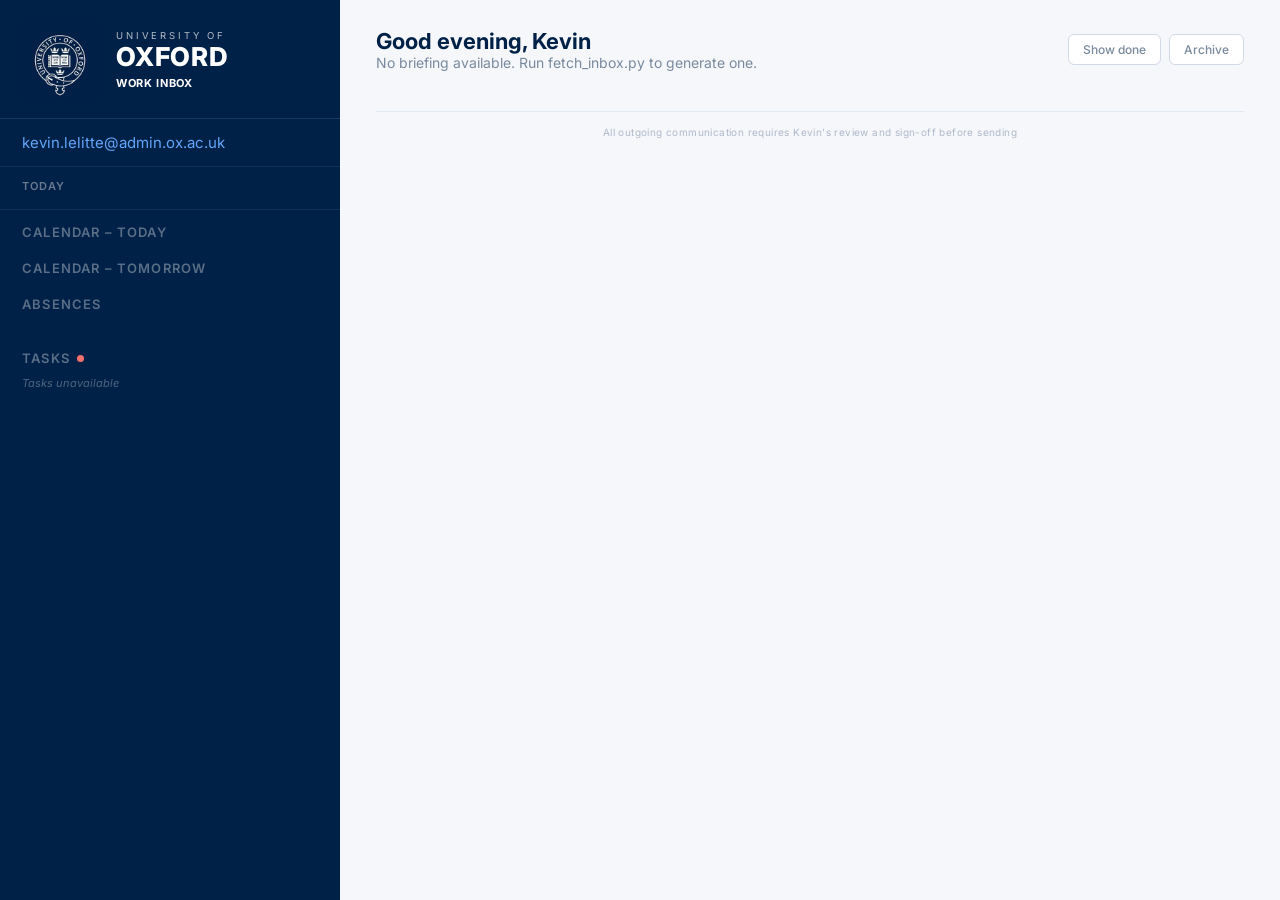
<file: Archive/index_backup_20260625_0930.html>
<!DOCTYPE html>
<html lang="en">
<head>
<meta charset="UTF-8">
<meta name="viewport" content="width=device-width, initial-scale=1.0">
<meta http-equiv="Cache-Control" content="no-cache, no-store, must-revalidate">
<meta http-equiv="Pragma" content="no-cache">
<meta http-equiv="Expires" content="0">
<title>Inbox Briefing</title>
<link href="https://fonts.googleapis.com/css2?family=Inter:wght@400;500;600;700&display=swap" rel="stylesheet">
<style>
:root {
  --oxford: #002147;
  --sidebar-bg: #002147;
  --main-bg: #f5f7fb;
  --card-bg: #ffffff;
  --text-dark: #1a2740;
  --text-muted: #7a8a9e;
  --text-very-muted: #b0b8c8;
  --border: rgba(0,33,71,0.07);
  --red: #e24b4a;
  --red-bg: #fcebeb;
  --red-border: #f7c1c1;
  --red-text: #a32d2d;
  --orange: #f97316;
  --orange-bg: #fff4ed;
  --orange-border: #fed7aa;
  --orange-text: #c2410c;
  --yellow: #ca8a04;
  --yellow-bg: #fefce8;
  --yellow-border: #fde047;
  --yellow-text: #713f12;
  --yellow-accent: #eab308;
  --blue: #378add;
  --blue-bg: #e6f1fb;
  --blue-border: #b5d4f4;
  --blue-text: #185fa5;
  --gray: #888780;
  --gray-bg: #f1efe8;
  --gray-border: #d3d1c7;
  --gray-text: #5f5e5a;
  --sidebar-width: 340px;
  --font: 'Inter', sans-serif;
  --radius: 6px;
  --radius-lg: 10px;
}

*, *::before, *::after { box-sizing: border-box; margin: 0; padding: 0; }
html, body { height: 100%; font-family: var(--font); background: var(--main-bg); color: var(--text-dark); font-size: 15px; }

/* Shell */
.shell { display: flex; min-height: 100vh; }

/* Sidebar */
.sidebar { width: var(--sidebar-width); flex-shrink: 0; background: var(--sidebar-bg); color: #fff; display: flex; flex-direction: column; position: fixed; top: 0; left: 0; height: 100vh; overflow-y: auto; }

.sidebar-logo {
  padding: 20px 20px 18px;
  border-bottom: 1px solid rgba(255,255,255,0.1);
  display: flex;
  align-items: center;
  gap: 16px;
}
.sidebar-crest {
  width: 80px;
  height: 80px;
  object-fit: contain;
  flex-shrink: 0;
}
.sidebar-brand-text {
  display: inline-flex;
  flex-direction: column;
}
.sb-univ-of {
  font-size: 9.5px;
  font-weight: 400;
  letter-spacing: 0.30em;
  text-transform: uppercase;
  color: rgba(255,255,255,0.70);
  line-height: 1.5;
  white-space: nowrap;
}
.sb-oxford {
  font-size: 26px;
  font-weight: 800;
  letter-spacing: 0.03em;
  text-transform: uppercase;
  color: #ffffff;
  line-height: 1.1;
  white-space: nowrap;
}
.sb-app-name {
  font-size: 11px;
  font-weight: 700;
  letter-spacing: 0.06em;
  text-transform: uppercase;
  color: #ffffff;
  margin-top: 4px;
  line-height: 1.4;
}

.user-block { padding: 14px 22px; border-bottom: 1px solid rgba(255,255,255,0.08); }
.user-label { font-size: 10px; color: rgba(255,255,255,0.4); text-transform: uppercase; letter-spacing: 0.08em; margin-bottom: 3px; font-weight: 600; }
.user-link { font-size: 13px; color: #60a5fa; text-decoration: none; }
.user-link:hover { text-decoration: underline; }

.date-block { padding: 12px 22px; border-bottom: 1px solid rgba(255,255,255,0.08); }
.date-label { font-size: 11px; color: rgba(255,255,255,0.4); text-transform: uppercase; letter-spacing: 0.08em; margin-bottom: 4px; font-weight: 600; }
.date-val { font-size: 13px; color: rgba(255,255,255,0.75); }

.sb-section { padding: 14px 22px 6px; font-size: 11px; font-weight: 600; color: rgba(255,255,255,0.35); text-transform: uppercase; letter-spacing: 0.09em; }

.cal-item { padding: 8px 22px; border-left: 2px solid transparent; margin-bottom: 6px; }
.cal-item.active { border-left-color: #60a5fa; background: rgba(96,165,250,0.08); }
.cal-time { font-size: 10px; color: rgba(255,255,255,0.38); margin-bottom: 2px; }
.cal-title { font-size: 13px; font-weight: 600; color: rgba(255,255,255,0.9); line-height: 1.35; }
.cal-sub { font-size: 12px; color: rgba(255,255,255,0.6); margin-top: 3px; line-height: 1.4; }

.cal-alert { font-size: 12px; color: #fbbf24; margin-top: 4px; font-weight: 600; line-height: 1.4; }
.abs-wrap { padding: 6px 22px 12px; }
.abs-list { list-style: none; padding: 0; margin: 0; }
.abs-list li { font-size: 12px; color: #ffffff; padding: 3px 0; line-height: 1.4; padding-left: 14px; text-indent: -14px; }
.abs-list li::before { content: "\2022"; color: rgba(255,255,255,0.4); margin-right: 7px; }

/* Main */
.main { margin-left: var(--sidebar-width); flex: 1; padding: 28px 36px 60px; min-width: 0; overflow-x: hidden; }
#inboxCol { display: block; width: 100%; }

/* Header */
.page-header { display: flex; align-items: center; justify-content: space-between; margin-bottom: 20px; }
.page-title { font-size: 22px; font-weight: 700; color: var(--oxford); }
.header-date { font-size: 13px; color: var(--text-muted); }
.header-actions { display: flex; gap: 8px; }

.btn { font-family: var(--font); font-size: 12px; padding: 7px 14px; border-radius: var(--radius); border: 1px solid #d1d9e6; background: var(--card-bg); color: var(--text-muted); cursor: pointer; transition: background .15s, color .15s; font-weight: 500; }
.btn:hover { background: #eef1f7; color: var(--text-dark); }
.btn-primary { background: var(--oxford); color: #fff; border-color: var(--oxford); }
.btn-primary:hover { opacity: .88; }

/* Context bar */
.context-bar { background: #eff6ff; border: 1px solid #bfdbfe; border-radius: var(--radius-lg); padding: 20px 28px; margin-bottom: 20px; color: #1e3a8a; }
.context-bar-title { font-weight: 700; font-size: 17px; color: #1d4ed8; margin-bottom: 10px; }
.context-bar-item { display: flex; gap: 12px; padding: 7px 0; border-bottom: 1px solid #bfdbfe; font-size: 13.5px; line-height: 1.5; }
.context-bar-item:last-child { border-bottom: none; }
.context-bar-bullet { color: #dc2626; font-weight: 700; flex-shrink: 0; }

/* Section headers */
.sec-head { display: flex; align-items: center; gap: 8px; margin: 20px 0 8px; }
.sec-head:first-of-type { margin-top: 0; }
.sec-dot { width: 11px; height: 11px; border-radius: 50%; flex-shrink: 0; }
.dot-r { background: var(--red); }
.dot-o { background: var(--yellow-accent); }
.dot-green { background: #22c55e; }
.dot-b { background: var(--blue); }
.dot-g { background: var(--gray); }
.dot-t { background: #0891b2; }
.sec-lbl { font-size: 11px; font-weight: 700; color: var(--text-muted); text-transform: uppercase; letter-spacing: 0.08em; white-space: nowrap; }
.sec-rule { flex: 1; height: 1px; background: #d1d9e6; }

/* Cards */
.card-link { text-decoration: none; color: inherit; display: block; cursor: pointer; transition: opacity .2s; }
.card-link:hover .card { border-color: #a0aec0; box-shadow: 0 2px 8px rgba(0,33,71,0.1); }
.card-link.done { opacity: .38; }
.card-link.done .card-title { text-decoration: line-through; }
.card-link.card-hidden { display: none; }
#inboxCol { display: block; width: 100%; }
.card { background: var(--card-bg); border: 1px solid var(--border); border-radius: var(--radius-lg); padding: 14px 16px; margin-bottom: 8px; display: flex; width: 100%; box-sizing: border-box; gap: 10px; align-items: flex-start; box-shadow: 0 1px 3px rgba(0,33,71,0.05); transition: opacity .2s; }
.card.done { opacity: .38; }
.card.card-hidden { display: none; }
.card.done .card-title { text-decoration: line-through; }
.card-accent { width: 3px; border-radius: 2px; flex-shrink: 0; align-self: stretch; min-height: 36px; }
.ac-r { background: var(--red); }
.ac-o { background: var(--yellow-accent); }
.ac-b { background: var(--blue); }
.ac-g { background: var(--gray); }
.cb-wrap { padding-top: 2px; flex-shrink: 0; }
.cb { width: 15px; height: 15px; border-radius: 4px; border: 1px solid #d1d9e6; cursor: pointer; display: flex; align-items: center; justify-content: center; transition: background .15s; }
.cb:hover { border-color: var(--text-muted); }
.cb.checked { background: var(--oxford); border-color: var(--oxford); }
.cb.checked::after { content: ''; width: 4px; height: 7px; border: 1.5px solid #fff; border-top: none; border-left: none; transform: rotate(45deg) translateY(-1px); display: block; }
.card-body { flex: 1; min-width: 0; }
.card-title { font-size: 15px; font-weight: 600; color: var(--text-dark); margin-bottom: 4px; display: flex; align-items: center; gap: 8px; flex-wrap: wrap; line-height: 1.4; }
.card-sub { font-size: 13px; color: var(--text-muted); line-height: 1.55; }
.card-sub strong { color: var(--text-dark); font-weight: 600; }

/* Badges */
.badge { font-size: 11px; font-weight: 600; padding: 3px 8px; border-radius: 5px; white-space: nowrap; }
.badge-red { background: var(--red-bg); color: var(--red-text); border: 1px solid var(--red-border); }
.badge-orange { background: var(--orange-bg); color: var(--orange-text); border: 1px solid var(--orange-border); }
.badge-blue { background: var(--blue-bg); color: var(--blue-text); border: 1px solid var(--blue-border); }
.badge-gray { background: var(--gray-bg); color: var(--gray-text); border: 1px solid var(--gray-border); }
.badge-green { background: #dcfce7; color: #15803d; border: 1px solid #86efac; }
.badge-yellow { background: var(--yellow-bg); color: var(--yellow-text); border: 1px solid var(--yellow-border); }

/* Priority list */
.priority-row { background: var(--card-bg); border: 1px solid var(--border); border-radius: var(--radius-lg); padding: 11px 14px; margin-bottom: 6px; display: flex; align-items: center; gap: 10px; font-size: 13px; cursor: pointer; position: relative; overflow: hidden; transition: opacity .2s; }
.priority-row::before { content: ''; position: absolute; left: 0; top: 0; bottom: 0; width: 3px; background: var(--orange); }
.priority-row.done { opacity: .35; text-decoration: line-through; }
.priority-num { font-size: 10px; font-weight: 700; color: var(--text-very-muted); width: 14px; flex-shrink: 0; text-align: center; }
.priority-text { flex: 1; color: var(--text-dark); font-weight: 500; }
.priority-date { font-size: 10px; font-weight: 700; white-space: nowrap; padding: 2px 7px; border-radius: 4px; }
.date-red { color: var(--red-text); background: var(--red-bg); border: 1px solid var(--red-border); }
.date-orange { color: var(--orange-text); background: var(--orange-bg); border: 1px solid var(--orange-border); }
.date-blue { color: var(--blue-text); background: var(--blue-bg); border: 1px solid var(--blue-border); }
.date-gray { color: var(--gray-text); background: var(--gray-bg); border: 1px solid var(--gray-border); }

/* Priority cards – expandable, Command Centre style */
.pri-card { background: var(--card-bg); border: 1px solid var(--border); border-left: 3px solid var(--red); border-radius: var(--radius-lg); margin-bottom: 8px; box-shadow: 0 1px 3px rgba(0,33,71,0.05); transition: opacity .2s; }
.pri-card[data-sec="pt"]   { border-left-color: var(--red); }
.pri-card[data-sec="ptom"] { border-left-color: var(--yellow-accent); }
.pri-card[data-sec="pw"]   { border-left-color: #22c55e; }
.pri-card[data-sec="pfyi"] { border-left-color: var(--gray); }
.pri-card.done { opacity: .38; }
.pri-card.card-hidden { display: none; }
.pri-card.done .pri-card-title { text-decoration: line-through; }
.pri-card-header { display: flex; align-items: center; gap: 10px; padding: 13px 16px; cursor: pointer; user-select: none; min-height: 64px; }
.pri-card-header:hover { background: rgba(0,33,71,0.02); border-radius: var(--radius-lg); }
.pri-card-title { flex: 1; font-size: 15px; font-weight: 600; color: var(--text-dark); }
.pri-card-title-wrap { flex: 1; min-width: 0; }
.pri-card-title-main { font-size: 15px; font-weight: 600; color: var(--text-dark); line-height: 1.3; }
.pri-card-title-sub  { font-size: 12px; font-weight: 400; color: var(--text-muted); margin-top: 2px; line-height: 1.4; }
.pri-arrow { font-size: 11px; color: var(--text-very-muted); flex-shrink: 0; }
.pri-card-body { padding: 0 16px 14px 41px; display: none; }
.pri-ai-summary { font-size: 13px; color: var(--text-dark); line-height: 1.55; padding: 7px 10px; background: #f0f4ff; border-radius: 5px; margin-bottom: 9px; border-left: 3px solid #6b7fcc; }
.pri-action { font-size: 13px; color: var(--text-muted); line-height: 1.6; padding: 2px 0; }
.pri-action::before { content: '→ '; color: var(--text-very-muted); }
.pri-meta { margin-top: 10px; padding-top: 10px; border-top: 1px solid var(--border); display: flex; flex-wrap: wrap; gap: 16px; }
.pri-meta-item { font-size: 12px; color: var(--text-muted); }
.pri-meta-label { font-size: 10px; font-weight: 700; color: var(--text-very-muted); text-transform: uppercase; letter-spacing: 0.08em; margin-right: 5px; }
.pri-meta-notes { width: 100%; font-size: 12px; color: var(--text-muted); line-height: 1.6; }
.pri-notes-text { margin-top: 4px; }

/* Priority drag-and-drop */
.pri-drag-handle { font-size: 11px; color: var(--text-very-muted); cursor: grab; flex-shrink: 0; letter-spacing: -1px; user-select: none; }
.pri-drag-handle:active { cursor: grabbing; }
.pri-card.pri-dragging { opacity: 0.35; }
.pri-card.pri-drop-before { border-top: 2px solid var(--blue); }
.pri-card.pri-drop-after { border-bottom: 2px solid var(--blue); }
.pri-drop-zone { min-height: 4px; border-radius: var(--radius-lg); transition: background 0.12s; }
.pri-drop-zone.pri-zone-active { background: rgba(55,138,221,0.06); outline: 2px dashed rgba(55,138,221,0.3); outline-offset: 2px; }
.pri-zone-empty { font-size: 12px; color: var(--text-very-muted); font-style: italic; padding: 8px 4px; }

/* No items */
.no-items { font-size: 12px; color: var(--text-very-muted); font-style: italic; padding: 4px 0; }

/* Import panel */
.import-panel { display: none; position: fixed; top: 70px; right: 40px; width: 420px; background: var(--card-bg); border: 1px solid #c8d0dc; border-radius: var(--radius-lg); padding: 16px; box-shadow: 0 8px 32px rgba(0,33,71,0.12); z-index: 100; }
.import-panel.visible { display: block; }
.import-panel label { font-size: 11px; color: var(--text-muted); display: block; margin-bottom: 8px; font-weight: 500; }
.import-panel textarea { width: 100%; height: 110px; background: var(--main-bg); border: 1px solid #d1d9e6; border-radius: var(--radius); color: var(--text-dark); font-family: var(--font); font-size: 11px; padding: 9px; resize: none; outline: none; }
.import-panel textarea:focus { border-color: var(--oxford); }
.import-actions { display: flex; gap: 8px; margin-top: 10px; }
.import-error { font-size: 11px; color: var(--red); margin-top: 6px; display: none; }

/* Archive panel */
.archive-panel { display: none; position: fixed; top: 70px; right: 40px; width: 480px; background: var(--card-bg); border: 1px solid #c8d0dc; border-radius: var(--radius-lg); padding: 20px; box-shadow: 0 8px 32px rgba(0,33,71,0.12); z-index: 100; max-height: 75vh; overflow-y: auto; }
.archive-panel.visible { display: block; }
.archive-panel-title { font-size: 14px; font-weight: 700; color: var(--oxford); margin-bottom: 14px; }
.archive-day { border: 1px solid var(--border); border-radius: var(--radius); margin-bottom: 8px; overflow: hidden; }
.archive-day-header { display: flex; align-items: center; justify-content: space-between; padding: 10px 14px; cursor: pointer; background: var(--main-bg); user-select: none; }
.archive-day-header:hover { background: #eef1f7; }
.archive-day-date { font-size: 13px; font-weight: 600; color: var(--text-dark); }
.archive-day-meta { font-size: 11px; color: var(--text-very-muted); }
.archive-day-arrow { font-size: 11px; color: var(--text-very-muted); }
.archive-day-items { display: none; padding: 8px 14px 12px; border-top: 1px solid var(--border); }
.archive-day-items.open { display: block; }
.archive-item-row { font-size: 12px; color: var(--text-muted); padding: 4px 0; border-bottom: 1px solid var(--border); display: flex; align-items: flex-start; gap: 8px; }
.archive-item-row:last-child { border-bottom: none; }
.archive-item-tick { color: #22c55e; font-weight: 700; flex-shrink: 0; }
.archive-item-untick { color: var(--text-very-muted); flex-shrink: 0; }
.archive-item-section { font-size: 10px; font-weight: 700; text-transform: uppercase; letter-spacing: .06em; color: var(--text-very-muted); flex-shrink: 0; width: 56px; padding-top: 1px; }
.archive-actions { display: flex; gap: 8px; align-items: center; margin-top: 16px; flex-wrap: wrap; }
.archive-purge-row { display: flex; align-items: center; gap: 6px; font-size: 12px; color: var(--text-muted); }
.archive-purge-row input { width: 52px; padding: 5px 8px; border: 1px solid #d1d9e6; border-radius: var(--radius); font-size: 12px; font-family: var(--font); text-align: center; }
.archive-no-items { font-size: 12px; color: var(--text-very-muted); font-style: italic; padding: 8px 0; }

.footer { font-size: 10px; color: var(--text-very-muted); text-align: center; margin-top: 40px; padding-top: 14px; border-top: 1px solid #e2e8f0; letter-spacing: .04em; }

@keyframes fadeIn { from { opacity:0; transform:translateY(4px); } to { opacity:1; transform:translateY(0); } }
.card { animation: fadeIn .18s ease both; }
.card-date{font-size:11px;color:var(--text-very-muted);white-space:nowrap;flex-shrink:0;padding-top:2px;margin-left:auto;}
.sg-btn{padding:4px 10px;border-radius:20px;border:1px solid #d1d9e6;background:#fff;font-size:11px;font-weight:600;cursor:pointer;font-family:'Inter',sans-serif;color:var(--text-muted);transition:all .12s;flex-shrink:0;}
.sg-btn:hover{background:#edf0f6;color:var(--text-dark);border-color:#b0b8c8}
.sg-btn-cc{border-color:#c7d0e8;color:#4a5a8a;}
.sg-btn-cc:hover{background:#eef1fb;color:#2a3a6a;border-color:#9aa5cc}
.sb-section{font-size:13px;}
.cal-title{font-size:15px;}
.cal-sub,.cal-alert{font-size:13px;}
.cal-time{font-size:12px;}
.abs-list li{font-size:14px;}
.sec-lbl{font-size:14px;letter-spacing:0.05em;}
.card-title{font-size:16px;}
.card-sub{font-size:14px;}
.header-date{font-size:14px;}
.user-label{font-size:12px;}
.user-link{font-size:15px;}
.date-val{font-size:15px;}

/* -- TASKS WIDGET -- */
.tasks-widget-section{padding:14px 22px 6px;font-size:13px;font-weight:600;color:rgba(255,255,255,.35);text-transform:uppercase;letter-spacing:.09em;display:flex;align-items:center;gap:7px}
.tasks-live-dot{width:7px;height:7px;border-radius:50%;background:#4ade80;flex-shrink:0;transition:opacity .2s}
@keyframes tasksPulse{0%,100%{opacity:1;transform:scale(1)}50%{opacity:.3;transform:scale(.7)}}
.tasks-live-dot.pulsing{animation:tasksPulse .6s ease-in-out}
.tasks-widget-panel{padding:4px 22px 14px}
.tasks-widget-row{display:flex;align-items:center;justify-content:space-between;font-size:13px;padding:5px 0;border-bottom:1px solid rgba(255,255,255,.07)}
.tasks-widget-name{color:rgba(255,255,255,.7)}
.tasks-widget-count{font-weight:700;color:rgba(255,255,255,.9)}
.tasks-widget-link{display:block;margin-top:8px;font-size:12px;color:#60a5fa;text-decoration:none}
.tasks-widget-link:hover{text-decoration:underline}
.tasks-widget-unavailable{font-size:11px;color:rgba(255,255,255,.3);font-style:italic}
/* ── 2×2 grid layout ── */
.inbox-grid { display: grid; grid-template-columns: 1fr 1fr; gap: 24px; align-items: start; }
.inbox-grid-cell {}</style>
</head>
<body>
<div class="shell">

  <!-- Sidebar -->
  <div class="sidebar">
    <div class="sidebar-logo">
      <img class="sidebar-crest" src="[data-uri]" alt="University of Oxford crest">
      <div class="sidebar-brand-text">
        <span class="sb-univ-of">University of</span>
        <span class="sb-oxford">Oxford</span>
        <span class="sb-app-name">Work Inbox</span>
      </div>
    </div>

    <div class="user-block">
      <a class="user-link" href="mailto:kevin.lelitte@admin.ox.ac.uk">kevin.lelitte@admin.ox.ac.uk</a>
    </div>

    <div class="date-block">
      <div class="date-label">Today</div>
      <div class="date-val" id="sidebarDate"></div>
    </div>

    <div class="sb-section">Calendar – today</div>
    <div id="calTodaySidebar"></div>

    <div class="sb-section" id="calTomorrowLabel">Calendar – tomorrow</div>
    <div id="calTomorrowSidebar"></div>

    <div class="sb-section">Absences</div>
    <div class="abs-wrap" id="absencesSidebar"></div>

    <div class="tasks-widget-section">Tasks<span class="tasks-live-dot" id="tasksLiveDot"></span></div>
    <div class="tasks-widget-panel" id="tasksWidget">
      <div class="tasks-widget-unavailable">Loading...</div>
    </div>
  </div>

  <!-- Main -->
  <div class="main">
    <div class="page-header">
      <div>
        <div class="page-title" id="pageTitle">Inbox briefing</div>
        <div class="header-date" id="headerDate"></div>
      </div>
      <div class="header-actions">
        <button class="btn" id="btn-show-done" onclick="toggleShowDone()">Show done</button>
        <button class="btn" onclick="toggleArchive()">Archive</button>
      </div>
    </div>

    <div id="contextBar"></div>
    <div id="inboxCol"></div>
    <div class="footer">All outgoing communication requires Kevin's review and sign-off before sending</div>
  </div>
</div>

<!-- Import panel -->
<div class="import-panel" id="importPanel">
  <label>Paste JSON briefing and click Load</label>
  <textarea id="importInput" placeholder='{"date":"Monday 9 June 2026","urgent":[...],...}'></textarea>
  <div class="import-actions">
    <button class="btn btn-primary" onclick="loadFromImport()">Load briefing</button>
    <button class="btn" onclick="toggleImport()">Cancel</button>
  </div>
  <div class="import-error" id="importError">Invalid JSON – please check and try again.</div>
</div>

<!-- Archive panel -->
<div class="archive-panel" id="archivePanel">
  <div class="archive-panel-title">Archive</div>
  <div id="archiveList"></div>
  <div class="archive-actions" id="archiveActions" style="display:none">
    <button class="btn btn-primary" onclick="exportArchiveMd()">Export .md</button>
    <div class="archive-purge-row">
      <span>Purge older than</span>
      <input type="number" id="purgeDays" value="30" min="1">
      <span>days</span>
      <button class="btn" style="color:var(--red);border-color:var(--red-border)" onclick="purgeOldTicks()">Purge</button>
    </div>
  </div>
</div>

<script>
const STORAGE_KEY='workInbox_briefings_v1', TODAY_KEY='workInbox_today_v1', TICKS_KEY='workInbox_ticks_v1';

const SEED={"date":"Tuesday 2 June 2026","subtitle":"Clear backlog before annual reviews","context":"Back from leave. Key absences: James Salas Guillen (returns Thursday), Sarah Rowles (returns Friday). FlexPoints budget closes end of June - allocation still pending. Three P1 tickets unresolved from last week. DSE go-live prep needs sign-off from Simon before Friday.","prioritiesToday":[{"title":"DSE go-live sign-off -- get confirmation from Simon","source":"H&S ROADMAP 01/06","actions":["[01 Jun 2026] Raised with Simon at roadmap meeting. Awaiting written confirmation.","[TODO] Chase Simon at Wednesday 1-1 if not received before then."]},{"title":"FlexPoints allocation -- Chemistry and Holiday Records","source":"INBOX 2026-06-01 09:15","actions":["[01 Jun 2026] Chemistry confirmed. Holiday Records quote still outstanding from AG.","[AWAITING] Mike West at AG - quote for Holiday Records module.","[TODO] Confirm remaining balance and allocate once quote received."]},{"title":"P1 incident -- OSM data feed failure","source":"INCIDENT LOG","actions":["[28 May 2026] OSM feed failed overnight. Asta managing manually.","[MONITOR] No resolution from supplier yet. Escalate if not resolved by COB today."]}],"prioritiesWeek":[{"title":"SharePoint documentation -- written response and team alignment","source":"SK 1-1 08/06","actions":["[08 Jun 2026] Simon flagged guidance not updated when drive moved.","[TODO] Written response confirming current guidance.","[TODO] Schedule team alignment meeting."]},{"title":"HWP archived users -- one-off DSC upload cover","source":"JAMES HANDOVER","actions":["[TODO] One-off DSC upload cover while James on leave.","[MONITOR] Two open HWP tickets with Gail Miller."]}],"fyi":[{"title":"Vacancy alert email retest -- case 68388326","sub":"Conor to pick up on return from leave.","badge":"Parked","badgeType":"gray"},{"title":"Iris enhancements on hold","sub":"Pending H&S funding approval. New AE contact: Michael Hanson.","badge":"H&S Roadmap","badgeType":"gray"}],"calToday":[{"time":"09:00","title":"FA Team Daily Catchup","sub":"Teams - Michael, Asta, James"},{"time":"14:00","title":"H&S Roadmap","sub":"James Salas Guillen - Teams"}],"calTomorrow":[{"time":"09:00","title":"FA Team Daily Catchup","sub":"Teams"},{"time":"11:00","title":"1-1 Simon Burford","sub":"Teams"}],"absences":["James Salas Guillen - returns Thursday 5 June","Sarah Rowles - returns Friday 6 June"]};

function getStore(){try{return JSON.parse(localStorage.getItem(STORAGE_KEY)||'{}')}catch(e){return{}}}
function saveStore(d){localStorage.setItem(STORAGE_KEY,JSON.stringify(d))}
function getTicks(){try{return JSON.parse(localStorage.getItem(TICKS_KEY)||'{}')}catch(e){return{}}}
function saveTicks(t){localStorage.setItem(TICKS_KEY,JSON.stringify(t));scheduleStateSync()}

let currentData=null, currentKey=null;

// --- cross-machine tick sync (via Cloudflare Worker) ---
const STATE_WRITER_URL='https://cc-tasks-writer.kevinlelitte.workers.dev';
const TICKS_URL='https://raw.githubusercontent.com/begb0037admin/work-inbox/main/data/ticks.json';
let stateSyncTimer=null, stateSyncReady=false;
function scheduleStateSync(){
  if(!stateSyncReady) return;
  clearTimeout(stateSyncTimer);
  stateSyncTimer=setTimeout(pushTicks,1500);
}
async function pushTicks(){
  try{
    const doc={ticks:getTicks(),updated_at:new Date().toISOString()};
    const res=await fetch(STATE_WRITER_URL,{method:'POST',headers:{'Content-Type':'application/json'},body:JSON.stringify({target:'inbox-state',message:'tick sync',doc:doc})});
    const out=await res.json().catch(()=>({}));
    if(!res.ok||!out.ok) throw new Error(out.error||('HTTP '+res.status));
    console.log('Ticks synced to GitHub');
  }catch(e){
    console.warn('Tick sync failed',e);
    wiNotify('Ticks not synced - local only. '+(e.message||''));
  }
}
function wiNotify(msg){
  let el=document.getElementById('wiToast');
  if(!el){
    el=document.createElement('div');
    el.id='wiToast';
    el.style.cssText='position:fixed;bottom:18px;right:18px;max-width:340px;background:#1a2740;color:#fff;padding:12px 16px;border-radius:10px;font-size:13px;z-index:999;box-shadow:0 8px 24px rgba(0,0,0,.25);line-height:1.45';
    document.body.appendChild(el);
  }
  el.textContent=msg;
  el.style.display='block';
  clearTimeout(el._t);
  el._t=setTimeout(()=>{el.style.display='none'},7000);
}
async function loadRemoteTicks(){
  try{
    const res=await fetch(TICKS_URL+'?t='+Date.now());
    if(res.ok){
      const st=await res.json();
      if(st&&typeof st==='object'&&st.ticks) localStorage.setItem(TICKS_KEY,JSON.stringify(st.ticks));
    }
  }catch(e){console.warn('Remote ticks unavailable',e);}
  stateSyncReady=true;
}


function toggleImport(){
  document.getElementById('importPanel').classList.toggle('visible');
  document.getElementById('archivePanel').classList.remove('visible');
  document.getElementById('importError').style.display='none';
}
let showingDoneItems=false;
function toggleShowDone(){
  const btn=document.getElementById('btn-show-done');
  showingDoneItems=!showingDoneItems;
  if(showingDoneItems){
    document.querySelectorAll('.card.done, .card-link.done, .pri-card.done').forEach(el=>el.classList.remove('card-hidden'));
    document.querySelectorAll('.priority-row.done').forEach(el=>el.style.display='flex');
    btn.textContent='Hide done';
  } else {
    document.querySelectorAll('.card.done, .card-link.done, .pri-card.done').forEach(el=>el.classList.add('card-hidden'));
    document.querySelectorAll('.priority-row.done').forEach(el=>el.style.display='none');
    btn.textContent='Show done';
  }
}
function toggleArchive(){
  const p=document.getElementById('archivePanel');
  p.classList.toggle('visible');
  document.getElementById('importPanel').classList.remove('visible');
  if(p.classList.contains('visible')) renderArchiveList();
}
function getArchiveData(){
  const store=getStore(), ticks=getTicks();
  return Object.keys(store).sort().reverse().map(k=>{
    const d=store[k];
    const dateStr=d.date||k.replace(/_/g,' ');
    return {key:k, data:d, dateStr:dateStr, ticks:ticks};
  });
}
function getSectionLabel(s){
  return {urgent:'Urgent',needs:'Needs',fyi:'FYI',low:'Low',priorities:'Priority'}[s]||s;
}
function getAllItemsForDay(data){
  const sections=['priorities','urgent','needs','fyi','low'];
  const result=[];
  sections.forEach(s=>{
    (data[s]||[]).forEach((item,i)=>{result.push({section:s,index:i,title:item.title||item.text||'(untitled)'});});
  });
  return result;
}
function renderArchiveList(){
  const entries=getArchiveData();
  const el=document.getElementById('archiveList');
  const actionsEl=document.getElementById('archiveActions');
  if(!entries.length){
    el.innerHTML='<div class="archive-no-items">No briefings stored yet.</div>';
    actionsEl.style.display='none';
    return;
  }
  actionsEl.style.display='flex';
  const ticks=getTicks();
  el.innerHTML=entries.map((e,di)=>{
    const items=getAllItemsForDay(e.data);
    const tickedCount=items.filter(it=>ticks[e.key+'_'+it.section+'_'+it.index]).length;
    const itemsHtml=items.map(it=>{
      const t=!!ticks[e.key+'_'+it.section+'_'+it.index];
      return `<div class="archive-item-row"><span class="${t?'archive-item-tick':'archive-item-untick'}">${t?'✓':'○'}</span><span class="archive-item-section">${getSectionLabel(it.section)}</span><span>${it.title}</span></div>`;
    }).join('');
    return `<div class="archive-day">
      <div class="archive-day-header" onclick="toggleArchiveDay(${di})">
        <div><div class="archive-day-date">${e.dateStr}</div><div class="archive-day-meta">${items.length} items · ${tickedCount} done</div></div>
        <span class="archive-day-arrow" id="arch-arrow-${di}">–</span>
      </div>
      <div class="archive-day-items" id="arch-items-${di}">${itemsHtml}</div>
    </div>`;
  }).join('');
}
function toggleArchiveDay(i){
  const el=document.getElementById('arch-items-'+i);
  const arrow=document.getElementById('arch-arrow-'+i);
  const open=el.classList.toggle('open');
  arrow.textContent=open?'▲':'–';
}
function exportArchiveMd(){
  const entries=getArchiveData();
  const ticks=getTicks();
  let md='# Inbox Briefing Archive\n\nExported: '+new Date().toLocaleString('en-GB')+'\n\n---\n\n';
  entries.forEach(e=>{
    md+='## '+e.dateStr+'\n\n';
    const sections=['priorities','urgent','needs','fyi','low'];
    const labels={priorities:'Priority Actions',urgent:'Urgent',needs:'Needs Response',fyi:'FYI',low:'Low Priority'};
    sections.forEach(s=>{
      const items=e.data[s]||[];
      if(!items.length) return;
      md+='### '+labels[s]+'\n\n';
      items.forEach((item,i)=>{
        const t=!!ticks[e.key+'_'+s+'_'+i];
        const title=item.title||item.text||'(untitled)';
        md+=(t?'- [x] ':'- [ ] ')+title+'\n';
        const sub=item.sub||item.notes||'';
        if(sub) md+='  > '+sub.replace(/<[^>]+>/g,'').replace(/\s+/g,' ').trim()+'\n';
      });
      md+='\n';
    });
    md+='---\n\n';
  });
  const blob=new Blob([md],{type:'text/markdown'});
  const url=URL.createObjectURL(blob);
  const a=document.createElement('a');
  a.href=url;
  a.download='inbox-archive-'+new Date().toISOString().slice(0,10)+'.md';
  a.click();
  URL.revokeObjectURL(url);
}
function purgeOldTicks(){
  const days=parseInt(document.getElementById('purgeDays').value)||30;
  if(!confirm('Purge all briefings and ticks older than '+days+' days? This cannot be undone.')) return;
  const cutoff=new Date();
  cutoff.setDate(cutoff.getDate()-days);
  const store=getStore(), ticks=getTicks();
  let purgedCount=0;
  Object.keys(store).forEach(k=>{
    const d=store[k];
    const dateStr=d.date||'';
    const parsed=new Date(dateStr);
    const age=isNaN(parsed)?null:parsed;
    if(!age||age<cutoff){
      delete store[k];
      Object.keys(ticks).filter(tk=>tk.startsWith(k+'_')).forEach(tk=>{delete ticks[tk];purgedCount++;});
    }
  });
  saveStore(store);
  saveTicks(ticks);
  renderArchiveList();
  alert('Purge complete.');
}
function loadFromImport(){
  const raw=document.getElementById('importInput').value.trim();
  const err=document.getElementById('importError'); err.style.display='none';
  let data; try{data=JSON.parse(raw)}catch(e){err.style.display='block';return;}
  if(!data.date){err.textContent='Missing "date" field.';err.style.display='block';return;}
  const key=data.date.replace(/[^a-zA-Z0-9]/g,'_');
  const store=getStore(); store[key]=data; saveStore(store);
  localStorage.setItem(TODAY_KEY,key);
  document.getElementById('importPanel').classList.remove('visible');
  document.getElementById('importInput').value='';
  renderBriefing(data,key);
}
function clearToday(){
  if(!confirm('Clear today and return to seed data?')) return;
  localStorage.removeItem(TODAY_KEY);
  renderBriefing(SEED,'seed');
}
function toggleTick(id){
  const ticks=getTicks(), k=currentKey+'_'+id;
  ticks[k]=!ticks[k]; saveTicks(ticks);
  const cb=document.getElementById('cb_'+id);
  const item=document.getElementById('item_'+id);
  const prow=document.getElementById('prow_'+id);
  if(cb) cb.classList.toggle('checked',ticks[k]);
  if(item){
    const wrapper=item.closest('.card-link');
    if(ticks[k]){
      item.classList.add('done');
      if(!showingDoneItems) item.classList.add('card-hidden');
      else item.classList.remove('card-hidden');
      if(wrapper){
        wrapper.classList.add('done');
        if(!showingDoneItems) wrapper.classList.add('card-hidden');
        else wrapper.classList.remove('card-hidden');
      }
    } else {
      item.classList.remove('done','card-hidden');
      if(wrapper) wrapper.classList.remove('done','card-hidden');
    }
  }
  if(prow){
    if(ticks[k]){ prow.classList.add('done'); prow.style.display=''; }
    else { prow.classList.remove('done'); prow.style.display=''; }
  }
}
function openEmail(entryId,ev){
  if(ev){ev.preventDefault();ev.stopPropagation();}
  window.location.href='openmail://'+entryId+'/';
}
function isTicked(id){if(!currentKey) return false; return !!getTicks()[currentKey+'_'+id];}
function badge(text,type){return text?`<span class="badge badge-${type||'gray'}">${text}</span>`:''}

function sanitizeSub(text){
  if(!text) return '';
  return text
    .replace(/<https?:\/\/[^>]*>/gi, '')
    .replace(/<https?:\/\/[^\s<>]*/gi, '')
    .replace(/<(?!\/?strong\b)[^>]*>/gi, '')
    .replace(/<(?!\/?strong\b)[^>]*$/gi, '')
    .replace(/\r\n/g,' ').replace(/\r/g,' ').replace(/\n/g,' ');
}

function renderItems(items,cls){
  if(!items||!items.length) return '<div class="no-items">None today.</div>';
  return items.map((item,i)=>{
    const id=cls+'_'+i, ticked=isTicked(id);
    const hasLink=item.entry_id&&item.entry_id.length>0;
    const dragAttrs=`draggable="true" ondragstart="emailCardDragStart(event,'${cls}',${i})" ondragend="emailCardDragEnd(event)"`;
    const cardHtml=`<div class="card${ticked?' done':''}" id="item_${id}"><div class="cb-wrap"><div class="cb${ticked?' checked':''}" id="cb_${id}" onclick="toggleTick('${id}');event.stopPropagation()"></div></div><div class="card-accent ac-${cls==="urgent"?"r":cls==="needs"?"o":cls==="fyi"?"b":"g"}"></div><div class="card-body"><div class="card-title">${item.title} ${badge(item.badge,item.badgeType)}${(()=>{if(!item.received)return '';const c=new Date();c.setDate(c.getDate()-4);c.setHours(0,0,0,0);return new Date(item.received+'T12:00:00')>=c?badge('NEW','green'):'';})()}</div>${item.sub?`<div class="card-sub">${sanitizeSub(item.sub)}</div>`:''}</div><div class="card-date">${item.received||''}</div></div>`;
    return hasLink?`<a class="card-link${ticked?' done':''}" href="javascript:void(0)" onclick="openEmail('${item.entry_id}',event)" ${dragAttrs}>${cardHtml}</a>`:`<div ${dragAttrs}>${cardHtml}</div>`;
  }).join('');
}

function renderSidebarCal(items, containerId){
  const el=document.getElementById(containerId);
  if(!el) return;
  if(!items||!items.length){el.innerHTML='<div style="padding:4px 18px 8px;font-size:11px;color:rgba(255,255,255,0.3);font-style:italic">None</div>';return;}
  el.innerHTML=items.map((c,i)=>`<div class="cal-item${i===0?' active':''}">${c.time?`<div class="cal-time">${c.time}</div>`:''}<div class="cal-title">${c.title}</div>${c.sub?`<div class="cal-sub">${c.sub}</div>`:''}${c.alert?`<div class="cal-alert">⚠ ${c.alert}</div>`:''}</div>`).join('');
}

function togglePriCard(i){
  const body=document.getElementById('pribody_'+i);
  const arrow=document.getElementById('priarrow_'+i);
  const isOpen=body.style.display==='block';
  body.style.display=isOpen?'none':'block';
  arrow.textContent=isOpen?'–':'▲';
}

// Priority drag-and-drop helpers
let _priDragState=null;
function _priGetKey(p){return(p.title||p.text||p.subject||'').toLowerCase().replace(/[^a-z0-9]/g,'').substring(0,40)||'item';}
function _priGetOverrides(){try{return JSON.parse(localStorage.getItem('workInbox_priOverrides_v1')||'{}');}catch(e){return{};}}
function _priSetOverride(key,sec){const o=_priGetOverrides();o[key]=sec;localStorage.setItem('workInbox_priOverrides_v1',JSON.stringify(o));}
function _priGetOrder(){try{return JSON.parse(localStorage.getItem('workInbox_priOrder_v1')||'{}');}catch(e){return{};}}
function _priSetOrder(pt,ptom,pw,pfyi,ur,nr){localStorage.setItem('workInbox_priOrder_v1',JSON.stringify({pt,ptom:ptom||[],pw,pfyi:pfyi||[],ur:ur||[],nr:nr||[]}));}
function _getCustomPri(){try{return JSON.parse(localStorage.getItem('workInbox_customPri_v1')||'[]');}catch(e){return[];}}
function _saveCustomPri(arr){localStorage.setItem('workInbox_customPri_v1',JSON.stringify(arr));}
function _addEmailCardToPriority(item,cls,sec){const arr=_getCustomPri();const priKey=_priGetKey(item);if(arr.findIndex(x=>x._priKey===priKey)<0){arr.push({...item,_priKey:priKey,_dfSec:sec,_cls:cls});_saveCustomPri(arr);}_priSetOverride(priKey,sec);}

function applyPriOverrides(data){
  const all=[...(data.prioritiesToday||[]).map(p=>({...p,_dfSec:'pt'})),...(data.prioritiesTomorrow||[]).map(p=>({...p,_dfSec:'ptom'})),...(data.prioritiesWeek||[]).map(p=>({...p,_dfSec:'pw'})),...(data.fyi||[]).map(p=>({...p,text:p.title,_dfSec:'pfyi'})),..._getCustomPri()];
  const ovr=_priGetOverrides(),ord=_priGetOrder(),secs={pt:[],ptom:[],pw:[],pfyi:[],ur:[],nr:[]};
  const validSecs=['pt','ptom','pw','pfyi','ur','nr'];
  const _seen=new Set();
  for(const item of all){const k=_priGetKey(item);if(_seen.has(k))continue;_seen.add(k);const s=ovr[k]||item._dfSec;(validSecs.includes(s)?secs[s]:secs.pw).push({...item,_priKey:k});}
  for(const s of validSecs){if(ord[s]&&ord[s].length){const om={};ord[s].forEach((k,i)=>om[k]=i);secs[s].sort((a,b)=>(om[a._priKey]??999)-(om[b._priKey]??999));}}
  return secs;
}

function priDragStart(e,sec,priKey){
  _priDragState={sec,priKey};
  e.dataTransfer.effectAllowed='move';
  e.dataTransfer.setData('text/plain',priKey);
  setTimeout(()=>{const el=document.querySelector(`.pri-card[data-prikey="${priKey}"]`);if(el)el.classList.add('pri-dragging');},0);
}
function priDragEnd(e){
  document.querySelectorAll('.pri-card.pri-dragging').forEach(el=>el.classList.remove('pri-dragging'));
  document.querySelectorAll('.pri-card.pri-drop-before,.pri-card.pri-drop-after').forEach(el=>el.classList.remove('pri-drop-before','pri-drop-after'));
  document.querySelectorAll('.pri-drop-zone.pri-zone-active').forEach(el=>el.classList.remove('pri-zone-active'));
  _priDragState=null;
}
let _emailDragData=null;
function emailCardDragStart(e,cls,idx){
  if(!window._wipData)return;
  const item=(window._wipData[cls]||[])[idx];
  if(!item)return;
  _emailDragData={item,cls,idx};
  e.dataTransfer.effectAllowed='move';
  e.dataTransfer.setData('text/plain','email:'+cls+'_'+idx);
}
function emailCardDragEnd(e){
  _emailDragData=null;
  document.querySelectorAll('.pri-drop-zone.pri-zone-active').forEach(el=>el.classList.remove('pri-zone-active'));
}
function priCardDragOver(e,sec,priKey){
  if(!_priDragState&&!_emailDragData)return;
  e.preventDefault();e.stopPropagation();e.dataTransfer.dropEffect='move';
  if(_priDragState){document.querySelectorAll('.pri-card.pri-drop-before,.pri-card.pri-drop-after').forEach(el=>el.classList.remove('pri-drop-before','pri-drop-after'));const r=e.currentTarget.getBoundingClientRect();e.currentTarget.classList.add(e.clientY<r.top+r.height/2?'pri-drop-before':'pri-drop-after');}
}
function priCardDragLeave(e,priKey){
  if(e.relatedTarget&&e.currentTarget.contains(e.relatedTarget))return;
  e.currentTarget.classList.remove('pri-drop-before','pri-drop-after');
}
function priCardDrop(e,sec,priKey){
  e.preventDefault();e.stopPropagation();
  if(_emailDragData){const{item,cls}=_emailDragData;_addEmailCardToPriority(item,cls,sec);emailCardDragEnd(e);if(window._wipData&&window._wipKey)renderBriefing(window._wipData,window._wipKey);return;}
  if(!_priDragState)return;
  const{sec:fromSec,priKey:fromKey}=_priDragState;
  const before=e.currentTarget.classList.contains('pri-drop-before');
  const allSecs=['pt','ptom','pw','pfyi','ur','nr'];
  const sk={};
  allSecs.forEach(s=>{sk[s]=Array.from(document.querySelectorAll(`.pri-drop-zone[data-sec="${s}"] .pri-card`)).map(c=>c.dataset.prikey);});
  if(fromSec!==sec)_priSetOverride(fromKey,sec);
  allSecs.forEach(s=>{sk[s]=sk[s].filter(k=>k!==fromKey);});
  const ti=sk[sec].indexOf(priKey);
  sk[sec].splice(ti>=0?(before?ti:ti+1):sk[sec].length,0,fromKey);
  _priSetOrder(sk.pt,sk.ptom,sk.pw,sk.pfyi,sk.ur,sk.nr);
  priDragEnd(e);
  if(window._wipData&&window._wipKey)renderBriefing(window._wipData,window._wipKey);
}
function priZoneDragOver(e,sec){
  if(!_priDragState&&!_emailDragData)return;
  e.preventDefault();e.dataTransfer.dropEffect='move';
  document.querySelector(`.pri-drop-zone[data-sec="${sec}"]`)?.classList.add('pri-zone-active');
}
function priZoneDragLeave(e,sec){
  const z=document.querySelector(`.pri-drop-zone[data-sec="${sec}"]`);
  if(z&&!z.contains(e.relatedTarget))z.classList.remove('pri-zone-active');
}
function priZoneDrop(e,sec){
  e.preventDefault();
  if(_emailDragData){const{item,cls}=_emailDragData;_addEmailCardToPriority(item,cls,sec);emailCardDragEnd(e);if(window._wipData&&window._wipKey)renderBriefing(window._wipData,window._wipKey);return;}
  if(!_priDragState)return;
  const{sec:fromSec,priKey:fromKey}=_priDragState;
  if(fromSec!==sec)_priSetOverride(fromKey,sec);
  const allSecs=['pt','ptom','pw','pfyi','ur','nr'];
  const sk={};
  allSecs.forEach(s=>{sk[s]=Array.from(document.querySelectorAll(`.pri-drop-zone[data-sec="${s}"] .pri-card`)).map(c=>c.dataset.prikey);});
  allSecs.forEach(s=>{sk[s]=sk[s].filter(k=>k!==fromKey);});
  sk[sec].push(fromKey);
  _priSetOrder(sk.pt,sk.ptom,sk.pw,sk.pfyi,sk.ur,sk.nr);
  priDragEnd(e);
  if(window._wipData&&window._wipKey)renderBriefing(window._wipData,window._wipKey);
}

function renderPriorityCards(priorities,key,sec){
  if(!priorities||!priorities.length) return '<div class="pri-zone-empty">Drop items here</div>';
  const _mo=['Jan','Feb','Mar','Apr','May','Jun','Jul','Aug','Sep','Oct','Nov','Dec'];
  // Canvas text measurement for smart one-line vs two-line decision
  if(!renderPriorityCards._canvas){renderPriorityCards._canvas=document.createElement('canvas');renderPriorityCards._ctx=renderPriorityCards._canvas.getContext('2d');}
  const _mctx=renderPriorityCards._ctx;
  function _tw(t,f){_mctx.font=f;return _mctx.measureText(t).width;}
  const _titleFont='600 15px Inter,sans-serif';
  const _gridCellW=Math.max(280,(window.innerWidth-340-72-24)/2);
  const _cardInnerW=_gridCellW-32;
  const _fixedW=55;
  const _recentPfxs4=Array.from({length:4},(_,i)=>{const d=new Date();d.setDate(d.getDate()-i);return'['+String(d.getDate()).padStart(2,'0')+' '+_mo[d.getMonth()]+' '+d.getFullYear()+']';});
  const _cutoff=new Date();_cutoff.setDate(_cutoff.getDate()-4);_cutoff.setHours(0,0,0,0);
  const _mo2={Jan:0,Feb:1,Mar:2,Apr:3,May:4,Jun:5,Jul:6,Aug:7,Sep:8,Oct:9,Nov:10,Dec:11};
  function _firstActionDate(actions){if(!actions||!actions.length)return null;const m=actions[0].match(/^\[(\d{1,2}) (\w{3}) (\d{4})\]/);if(!m)return null;return new Date(parseInt(m[3]),_mo2[m[2]],parseInt(m[1]),12,0,0);}
  return priorities.map((p,i)=>{
    const priKey=p._priKey||_priGetKey(p);
    const id='pri_'+sec+'_'+i, ticked=isTicked(id);
    const _rawTitle=p.title||p.text||'(untitled)';
    const _titleParts=_rawTitle.split(' -- ');
    const titleText=_titleParts[0];
    const titleSub=_titleParts.length>1?_titleParts.slice(1).join(' -- '):'';
    const aiBadge=(p.badge&&sec!=='pfyi')?badge(p.badge,p.badgeType||'gray'):'';
    const createdDate=p.dateAdded?new Date(p.dateAdded+'T12:00:00'):_firstActionDate(p.actions);
    const newBadge=(!aiBadge&&createdDate&&createdDate>=_cutoff)?badge('NEW','green'):'';
    const updBadge=(!aiBadge&&!newBadge&&p.actions&&p.actions.some(a=>_recentPfxs4.some(pfx=>a.startsWith(pfx))))?badge('UPDATED','blue'):'';
    const theBadge=aiBadge||newBadge||updBadge;
    // Measure whether combined title fits on one line
    const _badgeW=theBadge?82:0;
    const _btnW=(p.entry_id||p.entryId)?118:0;
    const _ccBtnW=p.id?96:0;
    const _availW=_cardInnerW-_fixedW-_badgeW-_btnW-_ccBtnW;
    const _combined=titleSub?titleText+' – '+titleSub:titleText;
    const _oneLine=!titleSub||_tw(_combined,_titleFont)<=_availW;
    const summaryHtml=p.ai_summary?`<div class="pri-ai-summary">${sanitizeSub(p.ai_summary)}</div>`:'';
    const metaHtml=`<div class="pri-meta">
      ${p.source?`<span class="pri-meta-item"><span class="pri-meta-label">Source</span>${p.source}</span>`:''}
      ${p.dateAdded?`<span class="pri-meta-item"><span class="pri-meta-label">Added</span>${p.dateAdded}</span>`:''}
      ${p.notes?`<div class="pri-meta-notes"><span class="pri-meta-label">Notes</span><div class="pri-notes-text">${sanitizeSub(p.notes)}</div></div>`:''}
    </div>`;
    return `<div class="pri-card${ticked?' done':''}" id="item_${id}" data-prikey="${priKey}" data-sec="${sec}" draggable="true" ondragstart="priDragStart(event,'${sec}','${priKey}')" ondragend="priDragEnd(event)" ondragover="priCardDragOver(event,'${sec}','${priKey}')" ondragleave="priCardDragLeave(event,'${priKey}')" ondrop="priCardDrop(event,'${sec}','${priKey}')">
      <div class="pri-card-header" onclick="togglePriCard('${sec}_${i}')">
        <div class="pri-drag-handle" onclick="event.stopPropagation()">⣿⣿</div>
        <div class="cb-wrap"><div class="cb${ticked?' checked':''}" id="cb_${id}" onclick="toggleTick('${id}');event.stopPropagation()"></div></div>
        <div class="pri-card-title-wrap">${_oneLine?`<div class="pri-card-title">${_combined}</div>`:`<div class="pri-card-title-main">${titleText}</div><div class="pri-card-title-sub">${titleSub}</div>`}</div>
        ${theBadge}
        ${(p.entry_id||p.entryId)?`<button class="sg-btn" onclick="openEmail('${p.entry_id||p.entryId}',event)">Open email</button>`:''}
        ${p.id?`<button class="sg-btn sg-btn-cc" onclick="window.open('https://begb0037admin.github.io/command-centre/#${p.id}','_blank');event.stopPropagation()">CC →</button>`:''}
        <span class="pri-arrow" id="priarrow_${sec}_${i}">–</span>
      </div>
      <div class="pri-card-body" id="pribody_${sec}_${i}">${summaryHtml}${metaHtml}</div>
    </div>`;
  }).join('');
}

function renderBriefing(data,key){
  currentData=data; currentKey=key;
  window._wipData=data; window._wipKey=key;

  // Header
  document.getElementById('pageTitle').textContent=getGreeting();
  document.getElementById('headerDate').textContent=data.date+(data.subtitle?' · '+data.subtitle:'');
  document.getElementById('sidebarDate').textContent=data.date||'';;
  const stamp=document.getElementById('refresh-stamp');
  if(stamp&&data.refreshed_at) stamp.textContent='Last refreshed: '+data.refreshed_at;

  // Sidebar calendar
  renderSidebarCal(data.calToday,'calTodaySidebar');
  renderSidebarCal(data.calTomorrow,'calTomorrowSidebar');

  // Absences
  const absEl=document.getElementById('absencesSidebar');
  if(data.absences&&data.absences.length){
    absEl.innerHTML='<ul class="abs-list">'+data.absences.map(a=>`<li>${a}</li>`).join('')+'</ul>';
  } else {
    absEl.innerHTML='<span style="font-size:11px;color:rgba(255,255,255,0.3);font-style:italic">None recorded</span>';
  }

  // Context bar
  const ctxEl=document.getElementById('contextBar');
  if(data.context){
    const sentences=data.context.split(/(?<=\.)\s+/).filter(s=>s.trim().length>0);
    const items=sentences.map(s=>`<div class="context-bar-item"><span class="context-bar-bullet">—</span><span>${s.trim()}</span></div>`).join('');
    ctxEl.innerHTML=`<div class="context-bar"><div class="context-bar-title">Context</div>${items}</div>`;
  } else { ctxEl.innerHTML=''; }

  // Main inbox — 2×2 grid
  const priSecs=applyPriOverrides(data);
  const left=`<div class="inbox-grid">
    <div class="inbox-grid-cell">
      <div class="sec-head"><span class="sec-dot dot-r"></span><span class="sec-lbl">Priority actions – today</span><span class="sec-rule"></span></div>
      <div class="pri-drop-zone" data-sec="pt" ondragover="priZoneDragOver(event,'pt')" ondragleave="priZoneDragLeave(event,'pt')" ondrop="priZoneDrop(event,'pt')">${priSecs.pt.length?renderPriorityCards(priSecs.pt,key,'pt'):'<div class="pri-zone-empty">Drop items here</div>'}</div>
    </div>
    <div class="inbox-grid-cell">
      <div class="sec-head"><span class="sec-dot dot-o"></span><span class="sec-lbl">Priority actions – tomorrow</span><span class="sec-rule"></span></div>
      <div class="pri-drop-zone" data-sec="ptom" ondragover="priZoneDragOver(event,'ptom')" ondragleave="priZoneDragLeave(event,'ptom')" ondrop="priZoneDrop(event,'ptom')">${priSecs.ptom.length?renderPriorityCards(priSecs.ptom,key,'ptom'):'<div class="pri-zone-empty">Drop items here</div>'}</div>
    </div>
    <div class="inbox-grid-cell">
      <div class="sec-head"><span class="sec-dot dot-green"></span><span class="sec-lbl">Priority actions – this week</span><span class="sec-rule"></span></div>
      <div class="pri-drop-zone" data-sec="pw" ondragover="priZoneDragOver(event,'pw')" ondragleave="priZoneDragLeave(event,'pw')" ondrop="priZoneDrop(event,'pw')">${priSecs.pw.length?renderPriorityCards(priSecs.pw,key,'pw'):'<div class="pri-zone-empty">Drop items here</div>'}</div>
    </div>
    <div class="inbox-grid-cell">
      <div class="sec-head"><span class="sec-dot dot-g"></span><span class="sec-lbl">FYI – no action needed</span><span class="sec-rule"></span></div>
      <div class="pri-drop-zone" data-sec="pfyi" ondragover="priZoneDragOver(event,'pfyi')" ondragleave="priZoneDragLeave(event,'pfyi')" ondrop="priZoneDrop(event,'pfyi')">${priSecs.pfyi.length?renderPriorityCards(priSecs.pfyi,key,'pfyi'):'<div class="pri-zone-empty">Drop items here to park</div>'}</div>
    </div>
  </div>`;
  document.getElementById('inboxCol').innerHTML=left;
}

function getGreeting(){
  const hour=parseInt(new Date().toLocaleString('en-GB',{timeZone:'Europe/London',hour:'numeric',hour12:false}));
  if(hour>=5&&hour<12) return 'Good morning, Kevin';
  if(hour>=12&&hour<18) return 'Good afternoon, Kevin';
  return 'Good evening, Kevin';
}

const BRIEFING_API='https://api.github.com/repos/begb0037admin/work-inbox/contents/data/briefing.json';

async function init(){
  const titleEl=document.getElementById('pageTitle');
  if(titleEl) titleEl.textContent=getGreeting();

  await loadRemoteTicks();

  let data=null;

  try{
    const res=await fetch(BRIEFING_API+'?t='+Date.now(),{cache:'no-store',headers:{'Accept':'application/vnd.github.v3+json'}});
    if(res.ok){
      const meta=await res.json();
      data=JSON.parse(atob(meta.content.replace(/\n/g,'')));
      const key=data.date?data.date.replace(/[^a-zA-Z0-9]/g,'_'):'latest';
      const store=getStore(); store[key]=data; saveStore(store);
      localStorage.setItem(TODAY_KEY,key);
    }
  }catch(e){console.warn('GitHub fetch failed:',e);}

  if(!data){
    const todayKey=localStorage.getItem(TODAY_KEY);
    if(todayKey){const store=getStore(); if(store[todayKey]) data=store[todayKey];}
  }

  if(!data){
    document.getElementById('headerDate').textContent='No briefing available. Run fetch_inbox.py to generate one.';
    return;
  }

  const currentKey=data.date?data.date.replace(/[^a-zA-Z0-9]/g,'_'):'latest';
  const ticks=getTicks();
  const allItems=[...(data.urgent||[]),(data.needs||[]),(data.fyi||[]),(data.low||[])].flat();
  if(allItems.length>0){
    const sections=['urgent','needs','fyi','low'];
    let hiddenCount=0;
    sections.forEach(function(s){
      (data[s]||[]).forEach(function(_,i){
        if(ticks[currentKey+'_'+s+'_'+i]) hiddenCount++;
      });
    });
    if(hiddenCount===allItems.length){
      saveTicks({});
    }
  }

  renderBriefing(data, currentKey);
}

init();
</script>

<script>
async function loadTasksWidget(){
  var el=document.getElementById('tasksWidget');
  var dot=document.getElementById('tasksLiveDot');
  if(!el)return;
  try{
    var res=await fetch('https://github-proxy.lelitte.co.uk/command-centre/data/tasks.json?t='+Date.now(),{cache:'no-store'});
    if(!res.ok)throw new Error('fetch failed');
    var data=await res.json();
    var tasks=Array.isArray(data)?data:(data.tasks||[]);
    var todayCount=tasks.filter(function(t){return t.tier==='today';}).length;
    var tomorrowCount=tasks.filter(function(t){return t.tier==='tomorrow';}).length;
    var weekCount=tasks.filter(function(t){return t.tier==='week';}).length;
    var todoCount=tasks.filter(function(t){return (t.actions||[]).some(function(a){return a.includes('[TODO]');});}).length;
    el.innerHTML=
      '<div class="tasks-widget-row"><span class="tasks-widget-name">Today</span><span class="tasks-widget-count">'+todayCount+'</span></div>'+
      '<div class="tasks-widget-row"><span class="tasks-widget-name">Tomorrow</span><span class="tasks-widget-count">'+tomorrowCount+'</span></div>'+
      '<div class="tasks-widget-row"><span class="tasks-widget-name">This week</span><span class="tasks-widget-count">'+weekCount+'</span></div>'+
      '<div class="tasks-widget-row"><span class="tasks-widget-name">Actions due</span><span class="tasks-widget-count">'+todoCount+'</span></div>'+
      '<a class="tasks-widget-link" href="https://begb0037admin.github.io/command-centre/" target="_blank">&#8594; Open command centre</a>';
    if(dot){dot.style.background='#4ade80';dot.classList.add('pulsing');setTimeout(function(){dot.classList.remove('pulsing');},700);}
  }catch(e){
    el.innerHTML='<div class="tasks-widget-unavailable">Tasks unavailable</div>';
    if(dot)dot.style.background='#f87171';
  }
}
loadTasksWidget();
setInterval(loadTasksWidget, 30000);
</script></body>
</html>
</file>
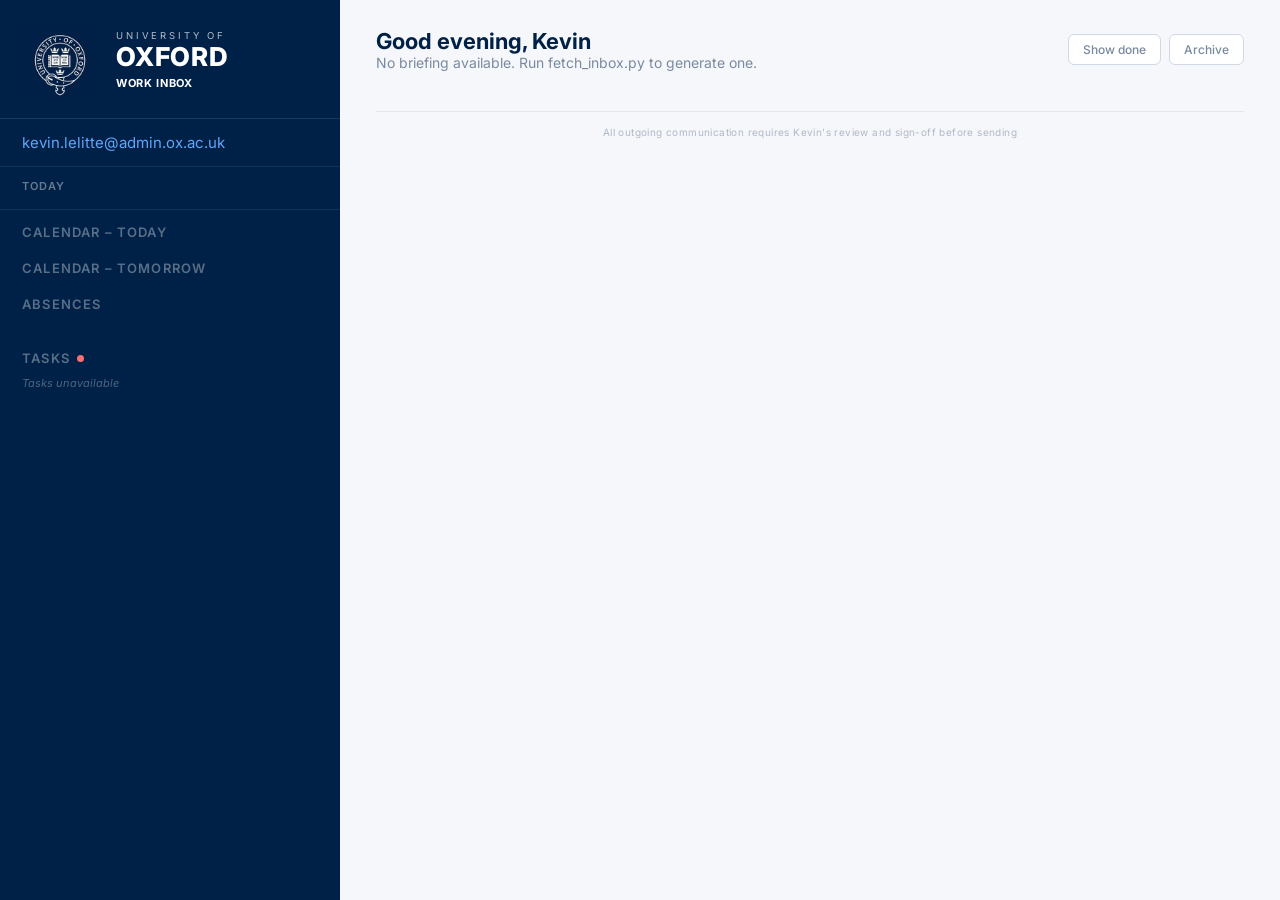
<file: Archive/index_backup_20260627.html>
<!DOCTYPE html>
<html lang="en">
<head>
<meta charset="UTF-8">
<meta name="viewport" content="width=device-width, initial-scale=1.0">
<meta http-equiv="Cache-Control" content="no-cache, no-store, must-revalidate">
<meta http-equiv="Pragma" content="no-cache">
<meta http-equiv="Expires" content="0">
<title>Inbox Briefing</title>
<link href="https://fonts.googleapis.com/css2?family=Inter:wght@400;500;600;700&display=swap" rel="stylesheet">
<style>
:root {
  --oxford: #002147;
  --sidebar-bg: #002147;
  --main-bg: #f5f7fb;
  --card-bg: #ffffff;
  --text-dark: #1a2740;
  --text-muted: #7a8a9e;
  --text-very-muted: #b0b8c8;
  --border: rgba(0,33,71,0.07);
  --red: #e24b4a;
  --red-bg: #fcebeb;
  --red-border: #f7c1c1;
  --red-text: #a32d2d;
  --orange: #f97316;
  --orange-bg: #fff4ed;
  --orange-border: #fed7aa;
  --orange-text: #c2410c;
  --yellow: #ca8a04;
  --yellow-bg: #fefce8;
  --yellow-border: #fde047;
  --yellow-text: #713f12;
  --yellow-accent: #eab308;
  --blue: #378add;
  --blue-bg: #e6f1fb;
  --blue-border: #b5d4f4;
  --blue-text: #185fa5;
  --gray: #888780;
  --gray-bg: #f1efe8;
  --gray-border: #d3d1c7;
  --gray-text: #5f5e5a;
  --sidebar-width: 340px;
  --font: 'Inter', sans-serif;
  --radius: 6px;
  --radius-lg: 10px;
}

*, *::before, *::after { box-sizing: border-box; margin: 0; padding: 0; }
html, body { height: 100%; font-family: var(--font); background: var(--main-bg); color: var(--text-dark); font-size: 15px; }

/* Shell */
.shell { display: flex; min-height: 100vh; }

/* Sidebar */
.sidebar { width: var(--sidebar-width); flex-shrink: 0; background: var(--sidebar-bg); color: #fff; display: flex; flex-direction: column; position: fixed; top: 0; left: 0; height: 100vh; overflow-y: auto; }

.sidebar-logo {
  padding: 20px 20px 18px;
  border-bottom: 1px solid rgba(255,255,255,0.1);
  display: flex;
  align-items: center;
  gap: 16px;
}
.sidebar-crest {
  width: 80px;
  height: 80px;
  object-fit: contain;
  flex-shrink: 0;
}
.sidebar-brand-text {
  display: inline-flex;
  flex-direction: column;
}
.sb-univ-of {
  font-size: 9.5px;
  font-weight: 400;
  letter-spacing: 0.30em;
  text-transform: uppercase;
  color: rgba(255,255,255,0.70);
  line-height: 1.5;
  white-space: nowrap;
}
.sb-oxford {
  font-size: 26px;
  font-weight: 800;
  letter-spacing: 0.03em;
  text-transform: uppercase;
  color: #ffffff;
  line-height: 1.1;
  white-space: nowrap;
}
.sb-app-name {
  font-size: 11px;
  font-weight: 700;
  letter-spacing: 0.06em;
  text-transform: uppercase;
  color: #ffffff;
  margin-top: 4px;
  line-height: 1.4;
}

.user-block { padding: 14px 22px; border-bottom: 1px solid rgba(255,255,255,0.08); }
.user-label { font-size: 10px; color: rgba(255,255,255,0.4); text-transform: uppercase; letter-spacing: 0.08em; margin-bottom: 3px; font-weight: 600; }
.user-link { font-size: 13px; color: #60a5fa; text-decoration: none; }
.user-link:hover { text-decoration: underline; }

.date-block { padding: 12px 22px; border-bottom: 1px solid rgba(255,255,255,0.08); }
.date-label { font-size: 11px; color: rgba(255,255,255,0.4); text-transform: uppercase; letter-spacing: 0.08em; margin-bottom: 4px; font-weight: 600; }
.date-val { font-size: 13px; color: rgba(255,255,255,0.75); }

.sb-section { padding: 14px 22px 6px; font-size: 11px; font-weight: 600; color: rgba(255,255,255,0.35); text-transform: uppercase; letter-spacing: 0.09em; }

.cal-item { padding: 8px 22px; border-left: 2px solid transparent; margin-bottom: 6px; }
.cal-item.active { border-left-color: #60a5fa; background: rgba(96,165,250,0.08); }
.cal-time { font-size: 10px; color: rgba(255,255,255,0.38); margin-bottom: 2px; }
.cal-title { font-size: 13px; font-weight: 600; color: rgba(255,255,255,0.9); line-height: 1.35; }
.cal-sub { font-size: 12px; color: rgba(255,255,255,0.6); margin-top: 3px; line-height: 1.4; }

.cal-alert { font-size: 12px; color: #fbbf24; margin-top: 4px; font-weight: 600; line-height: 1.4; }
.abs-wrap { padding: 6px 22px 12px; }
.abs-list { list-style: none; padding: 0; margin: 0; }
.abs-list li { font-size: 12px; color: #ffffff; padding: 3px 0; line-height: 1.4; padding-left: 14px; text-indent: -14px; }
.abs-list li::before { content: "\2022"; color: rgba(255,255,255,0.4); margin-right: 7px; }

/* Main */
.main { margin-left: var(--sidebar-width); flex: 1; padding: 28px 36px 60px; min-width: 0; overflow-x: hidden; }
#inboxCol { display: block; width: 100%; }

/* Header */
.page-header { display: flex; align-items: center; justify-content: space-between; margin-bottom: 20px; }
.page-title { font-size: 22px; font-weight: 700; color: var(--oxford); }
.header-date { font-size: 13px; color: var(--text-muted); }
.header-actions { display: flex; gap: 8px; }

.btn { font-family: var(--font); font-size: 12px; padding: 7px 14px; border-radius: var(--radius); border: 1px solid #d1d9e6; background: var(--card-bg); color: var(--text-muted); cursor: pointer; transition: background .15s, color .15s; font-weight: 500; }
.btn:hover { background: #eef1f7; color: var(--text-dark); }
.btn-primary { background: var(--oxford); color: #fff; border-color: var(--oxford); }
.btn-primary:hover { opacity: .88; }

/* Context bar */
.context-bar { background: #eff6ff; border: 1px solid #bfdbfe; border-radius: var(--radius-lg); padding: 20px 28px; margin-bottom: 20px; color: #1e3a8a; }
.context-bar-title { font-weight: 700; font-size: 17px; color: #1d4ed8; margin-bottom: 10px; }
.context-bar-item { display: flex; gap: 12px; padding: 7px 0; border-bottom: 1px solid #bfdbfe; font-size: 13.5px; line-height: 1.5; }
.context-bar-item:last-child { border-bottom: none; }
.context-bar-bullet { color: #dc2626; font-weight: 700; flex-shrink: 0; }

/* Section headers */
.sec-head { display: flex; align-items: center; gap: 8px; margin: 20px 0 8px; }
.sec-head:first-of-type { margin-top: 0; }
.sec-dot { width: 11px; height: 11px; border-radius: 50%; flex-shrink: 0; }
.dot-r { background: var(--red); }
.dot-o { background: var(--yellow-accent); }
.dot-green { background: #22c55e; }
.dot-b { background: var(--blue); }
.dot-g { background: var(--gray); }
.dot-t { background: #0891b2; }
.sec-lbl { font-size: 11px; font-weight: 700; color: var(--text-muted); text-transform: uppercase; letter-spacing: 0.08em; white-space: nowrap; }
.sec-rule { flex: 1; height: 1px; background: #d1d9e6; }

/* Cards */
.card-link { text-decoration: none; color: inherit; display: block; cursor: pointer; transition: opacity .2s; }
.card-link:hover .card { border-color: #a0aec0; box-shadow: 0 2px 8px rgba(0,33,71,0.1); }
.card-link.done { opacity: .38; }
.card-link.done .card-title { text-decoration: line-through; }
.card-link.card-hidden { display: none; }
#inboxCol { display: block; width: 100%; }
.card { background: var(--card-bg); border: 1px solid var(--border); border-radius: var(--radius-lg); padding: 14px 16px; margin-bottom: 8px; display: flex; width: 100%; box-sizing: border-box; gap: 10px; align-items: flex-start; box-shadow: 0 1px 3px rgba(0,33,71,0.05); transition: opacity .2s; }
.card.done { opacity: .38; }
.card.card-hidden { display: none; }
.card.done .card-title { text-decoration: line-through; }
.card-accent { width: 3px; border-radius: 2px; flex-shrink: 0; align-self: stretch; min-height: 36px; }
.ac-r { background: var(--red); }
.ac-o { background: var(--yellow-accent); }
.ac-b { background: var(--blue); }
.ac-g { background: var(--gray); }
.cb-wrap { padding-top: 2px; flex-shrink: 0; }
.cb { width: 15px; height: 15px; border-radius: 4px; border: 1px solid #d1d9e6; cursor: pointer; display: flex; align-items: center; justify-content: center; transition: background .15s; }
.cb:hover { border-color: var(--text-muted); }
.cb.checked { background: var(--oxford); border-color: var(--oxford); }
.cb.checked::after { content: ''; width: 4px; height: 7px; border: 1.5px solid #fff; border-top: none; border-left: none; transform: rotate(45deg) translateY(-1px); display: block; }
.card-body { flex: 1; min-width: 0; }
.card-title { font-size: 15px; font-weight: 600; color: var(--text-dark); margin-bottom: 4px; display: flex; align-items: center; gap: 8px; flex-wrap: wrap; line-height: 1.4; }
.card-sub { font-size: 13px; color: var(--text-muted); line-height: 1.55; }
.card-sub strong { color: var(--text-dark); font-weight: 600; }

/* Badges */
.badge { font-size: 11px; font-weight: 600; padding: 3px 8px; border-radius: 5px; white-space: nowrap; }
.badge-red { background: var(--red-bg); color: var(--red-text); border: 1px solid var(--red-border); }
.badge-orange { background: var(--orange-bg); color: var(--orange-text); border: 1px solid var(--orange-border); }
.badge-blue { background: var(--blue-bg); color: var(--blue-text); border: 1px solid var(--blue-border); }
.badge-gray { background: var(--gray-bg); color: var(--gray-text); border: 1px solid var(--gray-border); }
.badge-green { background: #dcfce7; color: #15803d; border: 1px solid #86efac; }
.badge-yellow { background: var(--yellow-bg); color: var(--yellow-text); border: 1px solid var(--yellow-border); }

/* Priority list */
.priority-row { background: var(--card-bg); border: 1px solid var(--border); border-radius: var(--radius-lg); padding: 11px 14px; margin-bottom: 6px; display: flex; align-items: center; gap: 10px; font-size: 13px; cursor: pointer; position: relative; overflow: hidden; transition: opacity .2s; }
.priority-row::before { content: ''; position: absolute; left: 0; top: 0; bottom: 0; width: 3px; background: var(--orange); }
.priority-row.done { opacity: .35; text-decoration: line-through; }
.priority-num { font-size: 10px; font-weight: 700; color: var(--text-very-muted); width: 14px; flex-shrink: 0; text-align: center; }
.priority-text { flex: 1; color: var(--text-dark); font-weight: 500; }
.priority-date { font-size: 10px; font-weight: 700; white-space: nowrap; padding: 2px 7px; border-radius: 4px; }
.date-red { color: var(--red-text); background: var(--red-bg); border: 1px solid var(--red-border); }
.date-orange { color: var(--orange-text); background: var(--orange-bg); border: 1px solid var(--orange-border); }
.date-blue { color: var(--blue-text); background: var(--blue-bg); border: 1px solid var(--blue-border); }
.date-gray { color: var(--gray-text); background: var(--gray-bg); border: 1px solid var(--gray-border); }

/* Priority cards – expandable, Command Centre style */
.pri-card { background: var(--card-bg); border: 1px solid var(--border); border-left: 3px solid var(--red); border-radius: var(--radius-lg); margin-bottom: 8px; box-shadow: 0 1px 3px rgba(0,33,71,0.05); transition: opacity .2s; }
.pri-card[data-sec="pt"]   { border-left-color: var(--red); }
.pri-card[data-sec="ptom"] { border-left-color: var(--yellow-accent); }
.pri-card[data-sec="pw"]   { border-left-color: #22c55e; }
.pri-card[data-sec="pfyi"] { border-left-color: var(--gray); }
.pri-card.done { opacity: .38; }
.pri-card.card-hidden { display: none; }
.pri-card.done .pri-card-title { text-decoration: line-through; }
.pri-card-header { display: flex; align-items: center; gap: 10px; padding: 13px 16px; cursor: pointer; user-select: none; min-height: 64px; }
.pri-card-header:hover { background: rgba(0,33,71,0.02); border-radius: var(--radius-lg); }
.pri-card-title { flex: 1; font-size: 15px; font-weight: 600; color: var(--text-dark); }
.pri-card-title-wrap { flex: 1; min-width: 0; }
.pri-card-title-main { font-size: 15px; font-weight: 600; color: var(--text-dark); line-height: 1.3; }
.pri-card-title-sub  { font-size: 12px; font-weight: 400; color: var(--text-muted); margin-top: 2px; line-height: 1.4; }
.pri-arrow { font-size: 11px; color: var(--text-very-muted); flex-shrink: 0; }
.pri-card-body { padding: 0 16px 14px 41px; display: none; }
.pri-ai-summary { font-size: 13px; color: var(--text-dark); line-height: 1.55; padding: 7px 10px; background: #f0f4ff; border-radius: 5px; margin-bottom: 9px; border-left: 3px solid #6b7fcc; }
.pri-action { font-size: 13px; color: var(--text-muted); line-height: 1.6; padding: 2px 0; }
.pri-action::before { content: '→ '; color: var(--text-very-muted); }
.pri-meta { margin-top: 10px; padding-top: 10px; border-top: 1px solid var(--border); display: flex; flex-wrap: wrap; gap: 16px; }
.pri-meta-item { font-size: 12px; color: var(--text-muted); }
.pri-meta-label { font-size: 10px; font-weight: 700; color: var(--text-very-muted); text-transform: uppercase; letter-spacing: 0.08em; margin-right: 5px; }
.pri-meta-notes { width: 100%; font-size: 12px; color: var(--text-muted); line-height: 1.6; }
.pri-notes-text { margin-top: 4px; }

/* Priority drag-and-drop */
.pri-drag-handle { font-size: 11px; color: var(--text-very-muted); cursor: grab; flex-shrink: 0; letter-spacing: -1px; user-select: none; }
.pri-drag-handle:active { cursor: grabbing; }
.pri-card.pri-dragging { opacity: 0.35; }
.pri-card.pri-drop-before { border-top: 2px solid var(--blue); }
.pri-card.pri-drop-after { border-bottom: 2px solid var(--blue); }
.pri-drop-zone { min-height: 4px; border-radius: var(--radius-lg); transition: background 0.12s; }
.pri-drop-zone.pri-zone-active { background: rgba(55,138,221,0.06); outline: 2px dashed rgba(55,138,221,0.3); outline-offset: 2px; }
.pri-zone-empty { font-size: 12px; color: var(--text-very-muted); font-style: italic; padding: 8px 4px; }

/* No items */
.no-items { font-size: 12px; color: var(--text-very-muted); font-style: italic; padding: 4px 0; }

/* Import panel */
.import-panel { display: none; position: fixed; top: 70px; right: 40px; width: 420px; background: var(--card-bg); border: 1px solid #c8d0dc; border-radius: var(--radius-lg); padding: 16px; box-shadow: 0 8px 32px rgba(0,33,71,0.12); z-index: 100; }
.import-panel.visible { display: block; }
.import-panel label { font-size: 11px; color: var(--text-muted); display: block; margin-bottom: 8px; font-weight: 500; }
.import-panel textarea { width: 100%; height: 110px; background: var(--main-bg); border: 1px solid #d1d9e6; border-radius: var(--radius); color: var(--text-dark); font-family: var(--font); font-size: 11px; padding: 9px; resize: none; outline: none; }
.import-panel textarea:focus { border-color: var(--oxford); }
.import-actions { display: flex; gap: 8px; margin-top: 10px; }
.import-error { font-size: 11px; color: var(--red); margin-top: 6px; display: none; }

/* Archive panel */
.archive-panel { display: none; position: fixed; top: 70px; right: 40px; width: 480px; background: var(--card-bg); border: 1px solid #c8d0dc; border-radius: var(--radius-lg); padding: 20px; box-shadow: 0 8px 32px rgba(0,33,71,0.12); z-index: 100; max-height: 75vh; overflow-y: auto; }
.archive-panel.visible { display: block; }
.archive-panel-title { font-size: 14px; font-weight: 700; color: var(--oxford); margin-bottom: 14px; }
.archive-day { border: 1px solid var(--border); border-radius: var(--radius); margin-bottom: 8px; overflow: hidden; }
.archive-day-header { display: flex; align-items: center; justify-content: space-between; padding: 10px 14px; cursor: pointer; background: var(--main-bg); user-select: none; }
.archive-day-header:hover { background: #eef1f7; }
.archive-day-date { font-size: 13px; font-weight: 600; color: var(--text-dark); }
.archive-day-meta { font-size: 11px; color: var(--text-very-muted); }
.archive-day-arrow { font-size: 11px; color: var(--text-very-muted); }
.archive-day-items { display: none; padding: 8px 14px 12px; border-top: 1px solid var(--border); }
.archive-day-items.open { display: block; }
.archive-item-row { font-size: 12px; color: var(--text-muted); padding: 4px 0; border-bottom: 1px solid var(--border); display: flex; align-items: flex-start; gap: 8px; }
.archive-item-row:last-child { border-bottom: none; }
.archive-item-tick { color: #22c55e; font-weight: 700; flex-shrink: 0; }
.archive-item-untick { color: var(--text-very-muted); flex-shrink: 0; }
.archive-item-section { font-size: 10px; font-weight: 700; text-transform: uppercase; letter-spacing: .06em; color: var(--text-very-muted); flex-shrink: 0; width: 56px; padding-top: 1px; }
.archive-actions { display: flex; gap: 8px; align-items: center; margin-top: 16px; flex-wrap: wrap; }
.archive-purge-row { display: flex; align-items: center; gap: 6px; font-size: 12px; color: var(--text-muted); }
.archive-purge-row input { width: 52px; padding: 5px 8px; border: 1px solid #d1d9e6; border-radius: var(--radius); font-size: 12px; font-family: var(--font); text-align: center; }
.archive-no-items { font-size: 12px; color: var(--text-very-muted); font-style: italic; padding: 8px 0; }

.footer { font-size: 10px; color: var(--text-very-muted); text-align: center; margin-top: 40px; padding-top: 14px; border-top: 1px solid #e2e8f0; letter-spacing: .04em; }

@keyframes fadeIn { from { opacity:0; transform:translateY(4px); } to { opacity:1; transform:translateY(0); } }
.card { animation: fadeIn .18s ease both; }
.card-date{font-size:11px;color:var(--text-very-muted);white-space:nowrap;flex-shrink:0;padding-top:2px;margin-left:auto;}
.sg-btn{padding:4px 10px;border-radius:20px;border:1px solid #d1d9e6;background:#fff;font-size:11px;font-weight:600;cursor:pointer;font-family:'Inter',sans-serif;color:var(--text-muted);transition:all .12s;flex-shrink:0;}
.sg-btn:hover{background:#edf0f6;color:var(--text-dark);border-color:#b0b8c8}
.sg-btn-cc{border-color:#c7d0e8;color:#4a5a8a;}
.sg-btn-cc:hover{background:#eef1fb;color:#2a3a6a;border-color:#9aa5cc}
.sb-section{font-size:13px;}
.cal-title{font-size:15px;}
.cal-sub,.cal-alert{font-size:13px;}
.cal-time{font-size:12px;}
.abs-list li{font-size:14px;}
.sec-lbl{font-size:14px;letter-spacing:0.05em;}
.card-title{font-size:16px;}
.card-sub{font-size:14px;}
.header-date{font-size:14px;}
.user-label{font-size:12px;}
.user-link{font-size:15px;}
.date-val{font-size:15px;}

/* -- TASKS WIDGET -- */
.tasks-widget-section{padding:14px 22px 6px;font-size:13px;font-weight:600;color:rgba(255,255,255,.35);text-transform:uppercase;letter-spacing:.09em;display:flex;align-items:center;gap:7px}
.tasks-live-dot{width:7px;height:7px;border-radius:50%;background:#4ade80;flex-shrink:0;transition:opacity .2s}
@keyframes tasksPulse{0%,100%{opacity:1;transform:scale(1)}50%{opacity:.3;transform:scale(.7)}}
.tasks-live-dot.pulsing{animation:tasksPulse .6s ease-in-out}
.tasks-widget-panel{padding:4px 22px 14px}
.tasks-widget-row{display:flex;align-items:center;justify-content:space-between;font-size:13px;padding:5px 0;border-bottom:1px solid rgba(255,255,255,.07)}
.tasks-widget-name{color:rgba(255,255,255,.7)}
.tasks-widget-count{font-weight:700;color:rgba(255,255,255,.9)}
.tasks-widget-link{display:block;margin-top:8px;font-size:12px;color:#60a5fa;text-decoration:none}
.tasks-widget-link:hover{text-decoration:underline}
.tasks-widget-unavailable{font-size:11px;color:rgba(255,255,255,.3);font-style:italic}
/* ── 2×2 grid layout ── */
.inbox-grid { display: grid; grid-template-columns: 1fr 1fr; gap: 24px; align-items: start; }
.inbox-grid-cell {}</style>
</head>
<body>
<div class="shell">

  <!-- Sidebar -->
  <div class="sidebar">
    <div class="sidebar-logo">
      <img class="sidebar-crest" src="[data-uri]" alt="University of Oxford crest">
      <div class="sidebar-brand-text">
        <span class="sb-univ-of">University of</span>
        <span class="sb-oxford">Oxford</span>
        <span class="sb-app-name">Work Inbox</span>
      </div>
    </div>

    <div class="user-block">
      <a class="user-link" href="mailto:kevin.lelitte@admin.ox.ac.uk">kevin.lelitte@admin.ox.ac.uk</a>
    </div>

    <div class="date-block">
      <div class="date-label">Today</div>
      <div class="date-val" id="sidebarDate"></div>
    </div>

    <div class="sb-section">Calendar – today</div>
    <div id="calTodaySidebar"></div>

    <div class="sb-section" id="calTomorrowLabel">Calendar – tomorrow</div>
    <div id="calTomorrowSidebar"></div>

    <div class="sb-section">Absences</div>
    <div class="abs-wrap" id="absencesSidebar"></div>

    <div class="tasks-widget-section">Tasks<span class="tasks-live-dot" id="tasksLiveDot"></span></div>
    <div class="tasks-widget-panel" id="tasksWidget">
      <div class="tasks-widget-unavailable">Loading...</div>
    </div>
  </div>

  <!-- Main -->
  <div class="main">
    <div class="page-header">
      <div>
        <div class="page-title" id="pageTitle">Inbox briefing</div>
        <div class="header-date" id="headerDate"></div>
      </div>
      <div class="header-actions">
        <button class="btn" id="btn-show-done" onclick="toggleShowDone()">Show done</button>
        <button class="btn" onclick="toggleArchive()">Archive</button>
      </div>
    </div>

    <div id="contextBar"></div>
    <div id="inboxCol"></div>
    <div class="footer">All outgoing communication requires Kevin's review and sign-off before sending</div>
  </div>
</div>

<!-- Import panel -->
<div class="import-panel" id="importPanel">
  <label>Paste JSON briefing and click Load</label>
  <textarea id="importInput" placeholder='{"date":"Monday 9 June 2026","urgent":[...],...}'></textarea>
  <div class="import-actions">
    <button class="btn btn-primary" onclick="loadFromImport()">Load briefing</button>
    <button class="btn" onclick="toggleImport()">Cancel</button>
  </div>
  <div class="import-error" id="importError">Invalid JSON – please check and try again.</div>
</div>

<!-- Archive panel -->
<div class="archive-panel" id="archivePanel">
  <div class="archive-panel-title">Archive</div>
  <div id="archiveList"></div>
  <div class="archive-actions" id="archiveActions" style="display:none">
    <button class="btn btn-primary" onclick="exportArchiveMd()">Export .md</button>
    <div class="archive-purge-row">
      <span>Purge older than</span>
      <input type="number" id="purgeDays" value="30" min="1">
      <span>days</span>
      <button class="btn" style="color:var(--red);border-color:var(--red-border)" onclick="purgeOldTicks()">Purge</button>
    </div>
  </div>
</div>

<script>
const STORAGE_KEY='workInbox_briefings_v1', TODAY_KEY='workInbox_today_v1', TICKS_KEY='workInbox_ticks_v1';

const SEED={"date":"Tuesday 2 June 2026","subtitle":"Clear backlog before annual reviews","context":"Back from leave. Key absences: James Salas Guillen (returns Thursday), Sarah Rowles (returns Friday). FlexPoints budget closes end of June - allocation still pending. Three P1 tickets unresolved from last week. DSE go-live prep needs sign-off from Simon before Friday.","prioritiesToday":[{"title":"DSE go-live sign-off -- get confirmation from Simon","source":"H&S ROADMAP 01/06","actions":["[01 Jun 2026] Raised with Simon at roadmap meeting. Awaiting written confirmation.","[TODO] Chase Simon at Wednesday 1-1 if not received before then."]},{"title":"FlexPoints allocation -- Chemistry and Holiday Records","source":"INBOX 2026-06-01 09:15","actions":["[01 Jun 2026] Chemistry confirmed. Holiday Records quote still outstanding from AG.","[AWAITING] Mike West at AG - quote for Holiday Records module.","[TODO] Confirm remaining balance and allocate once quote received."]},{"title":"P1 incident -- OSM data feed failure","source":"INCIDENT LOG","actions":["[28 May 2026] OSM feed failed overnight. Asta managing manually.","[MONITOR] No resolution from supplier yet. Escalate if not resolved by COB today."]}],"prioritiesWeek":[{"title":"SharePoint documentation -- written response and team alignment","source":"SK 1-1 08/06","actions":["[08 Jun 2026] Simon flagged guidance not updated when drive moved.","[TODO] Written response confirming current guidance.","[TODO] Schedule team alignment meeting."]},{"title":"HWP archived users -- one-off DSC upload cover","source":"JAMES HANDOVER","actions":["[TODO] One-off DSC upload cover while James on leave.","[MONITOR] Two open HWP tickets with Gail Miller."]}],"fyi":[{"title":"Vacancy alert email retest -- case 68388326","sub":"Conor to pick up on return from leave.","badge":"Parked","badgeType":"gray"},{"title":"Iris enhancements on hold","sub":"Pending H&S funding approval. New AE contact: Michael Hanson.","badge":"H&S Roadmap","badgeType":"gray"}],"calToday":[{"time":"09:00","title":"FA Team Daily Catchup","sub":"Teams - Michael, Asta, James"},{"time":"14:00","title":"H&S Roadmap","sub":"James Salas Guillen - Teams"}],"calTomorrow":[{"time":"09:00","title":"FA Team Daily Catchup","sub":"Teams"},{"time":"11:00","title":"1-1 Simon Burford","sub":"Teams"}],"absences":["James Salas Guillen - returns Thursday 5 June","Sarah Rowles - returns Friday 6 June"]};

function getStore(){try{return JSON.parse(localStorage.getItem(STORAGE_KEY)||'{}')}catch(e){return{}}}
function saveStore(d){localStorage.setItem(STORAGE_KEY,JSON.stringify(d))}
function getTicks(){try{return JSON.parse(localStorage.getItem(TICKS_KEY)||'{}')}catch(e){return{}}}
function saveTicks(t){localStorage.setItem(TICKS_KEY,JSON.stringify(t));scheduleStateSync()}

let currentData=null, currentKey=null;

// --- cross-machine tick sync (via Cloudflare Worker) ---
const STATE_WRITER_URL='https://cc-tasks-writer.kevinlelitte.workers.dev';
const TICKS_URL='https://raw.githubusercontent.com/begb0037admin/work-inbox/main/data/ticks.json';
let stateSyncTimer=null, stateSyncReady=false;
function scheduleStateSync(){
  if(!stateSyncReady) return;
  clearTimeout(stateSyncTimer);
  stateSyncTimer=setTimeout(pushTicks,1500);
}
async function pushTicks(){
  try{
    const doc={ticks:getTicks(),updated_at:new Date().toISOString()};
    const res=await fetch(STATE_WRITER_URL,{method:'POST',headers:{'Content-Type':'application/json'},body:JSON.stringify({target:'inbox-state',message:'tick sync',doc:doc})});
    const out=await res.json().catch(()=>({}));
    if(!res.ok||!out.ok) throw new Error(out.error||('HTTP '+res.status));
    console.log('Ticks synced to GitHub');
  }catch(e){
    console.warn('Tick sync failed',e);
    wiNotify('Ticks not synced - local only. '+(e.message||''));
  }
}
function wiNotify(msg){
  let el=document.getElementById('wiToast');
  if(!el){
    el=document.createElement('div');
    el.id='wiToast';
    el.style.cssText='position:fixed;bottom:18px;right:18px;max-width:340px;background:#1a2740;color:#fff;padding:12px 16px;border-radius:10px;font-size:13px;z-index:999;box-shadow:0 8px 24px rgba(0,0,0,.25);line-height:1.45';
    document.body.appendChild(el);
  }
  el.textContent=msg;
  el.style.display='block';
  clearTimeout(el._t);
  el._t=setTimeout(()=>{el.style.display='none'},7000);
}
async function loadRemoteTicks(){
  try{
    const res=await fetch(TICKS_URL+'?t='+Date.now());
    if(res.ok){
      const st=await res.json();
      if(st&&typeof st==='object'&&st.ticks) localStorage.setItem(TICKS_KEY,JSON.stringify(st.ticks));
    }
  }catch(e){console.warn('Remote ticks unavailable',e);}
  stateSyncReady=true;
}


function toggleImport(){
  document.getElementById('importPanel').classList.toggle('visible');
  document.getElementById('archivePanel').classList.remove('visible');
  document.getElementById('importError').style.display='none';
}
let showingDoneItems=false;
function toggleShowDone(){
  const btn=document.getElementById('btn-show-done');
  showingDoneItems=!showingDoneItems;
  if(showingDoneItems){
    document.querySelectorAll('.card.done, .card-link.done, .pri-card.done').forEach(el=>el.classList.remove('card-hidden'));
    document.querySelectorAll('.priority-row.done').forEach(el=>el.style.display='flex');
    btn.textContent='Hide done';
  } else {
    document.querySelectorAll('.card.done, .card-link.done, .pri-card.done').forEach(el=>el.classList.add('card-hidden'));
    document.querySelectorAll('.priority-row.done').forEach(el=>el.style.display='none');
    btn.textContent='Show done';
  }
}
function toggleArchive(){
  const p=document.getElementById('archivePanel');
  p.classList.toggle('visible');
  document.getElementById('importPanel').classList.remove('visible');
  if(p.classList.contains('visible')) renderArchiveList();
}
function getArchiveData(){
  const store=getStore(), ticks=getTicks();
  return Object.keys(store).sort().reverse().map(k=>{
    const d=store[k];
    const dateStr=d.date||k.replace(/_/g,' ');
    return {key:k, data:d, dateStr:dateStr, ticks:ticks};
  });
}
function getSectionLabel(s){
  return {urgent:'Urgent',needs:'Needs',fyi:'FYI',low:'Low',priorities:'Priority'}[s]||s;
}
function getAllItemsForDay(data){
  const sections=['priorities','urgent','needs','fyi','low'];
  const result=[];
  sections.forEach(s=>{
    (data[s]||[]).forEach((item,i)=>{result.push({section:s,index:i,title:item.title||item.text||'(untitled)'});});
  });
  return result;
}
function renderArchiveList(){
  const entries=getArchiveData();
  const el=document.getElementById('archiveList');
  const actionsEl=document.getElementById('archiveActions');
  if(!entries.length){
    el.innerHTML='<div class="archive-no-items">No briefings stored yet.</div>';
    actionsEl.style.display='none';
    return;
  }
  actionsEl.style.display='flex';
  const ticks=getTicks();
  el.innerHTML=entries.map((e,di)=>{
    const items=getAllItemsForDay(e.data);
    const tickedCount=items.filter(it=>ticks[e.key+'_'+it.section+'_'+it.index]).length;
    const itemsHtml=items.map(it=>{
      const t=!!ticks[e.key+'_'+it.section+'_'+it.index];
      return `<div class="archive-item-row"><span class="${t?'archive-item-tick':'archive-item-untick'}">${t?'✓':'○'}</span><span class="archive-item-section">${getSectionLabel(it.section)}</span><span>${it.title}</span></div>`;
    }).join('');
    return `<div class="archive-day">
      <div class="archive-day-header" onclick="toggleArchiveDay(${di})">
        <div><div class="archive-day-date">${e.dateStr}</div><div class="archive-day-meta">${items.length} items · ${tickedCount} done</div></div>
        <span class="archive-day-arrow" id="arch-arrow-${di}">–</span>
      </div>
      <div class="archive-day-items" id="arch-items-${di}">${itemsHtml}</div>
    </div>`;
  }).join('');
}
function toggleArchiveDay(i){
  const el=document.getElementById('arch-items-'+i);
  const arrow=document.getElementById('arch-arrow-'+i);
  const open=el.classList.toggle('open');
  arrow.textContent=open?'▲':'–';
}
function exportArchiveMd(){
  const entries=getArchiveData();
  const ticks=getTicks();
  let md='# Inbox Briefing Archive\n\nExported: '+new Date().toLocaleString('en-GB')+'\n\n---\n\n';
  entries.forEach(e=>{
    md+='## '+e.dateStr+'\n\n';
    const sections=['priorities','urgent','needs','fyi','low'];
    const labels={priorities:'Priority Actions',urgent:'Urgent',needs:'Needs Response',fyi:'FYI',low:'Low Priority'};
    sections.forEach(s=>{
      const items=e.data[s]||[];
      if(!items.length) return;
      md+='### '+labels[s]+'\n\n';
      items.forEach((item,i)=>{
        const t=!!ticks[e.key+'_'+s+'_'+i];
        const title=item.title||item.text||'(untitled)';
        md+=(t?'- [x] ':'- [ ] ')+title+'\n';
        const sub=item.sub||item.notes||'';
        if(sub) md+='  > '+sub.replace(/<[^>]+>/g,'').replace(/\s+/g,' ').trim()+'\n';
      });
      md+='\n';
    });
    md+='---\n\n';
  });
  const blob=new Blob([md],{type:'text/markdown'});
  const url=URL.createObjectURL(blob);
  const a=document.createElement('a');
  a.href=url;
  a.download='inbox-archive-'+new Date().toISOString().slice(0,10)+'.md';
  a.click();
  URL.revokeObjectURL(url);
}
function purgeOldTicks(){
  const days=parseInt(document.getElementById('purgeDays').value)||30;
  if(!confirm('Purge all briefings and ticks older than '+days+' days? This cannot be undone.')) return;
  const cutoff=new Date();
  cutoff.setDate(cutoff.getDate()-days);
  const store=getStore(), ticks=getTicks();
  let purgedCount=0;
  Object.keys(store).forEach(k=>{
    const d=store[k];
    const dateStr=d.date||'';
    const parsed=new Date(dateStr);
    const age=isNaN(parsed)?null:parsed;
    if(!age||age<cutoff){
      delete store[k];
      Object.keys(ticks).filter(tk=>tk.startsWith(k+'_')).forEach(tk=>{delete ticks[tk];purgedCount++;});
    }
  });
  saveStore(store);
  saveTicks(ticks);
  renderArchiveList();
  alert('Purge complete.');
}
function loadFromImport(){
  const raw=document.getElementById('importInput').value.trim();
  const err=document.getElementById('importError'); err.style.display='none';
  let data; try{data=JSON.parse(raw)}catch(e){err.style.display='block';return;}
  if(!data.date){err.textContent='Missing "date" field.';err.style.display='block';return;}
  const key=data.date.replace(/[^a-zA-Z0-9]/g,'_');
  const store=getStore(); store[key]=data; saveStore(store);
  localStorage.setItem(TODAY_KEY,key);
  document.getElementById('importPanel').classList.remove('visible');
  document.getElementById('importInput').value='';
  renderBriefing(data,key);
}
function clearToday(){
  if(!confirm('Clear today and return to seed data?')) return;
  localStorage.removeItem(TODAY_KEY);
  renderBriefing(SEED,'seed');
}
function toggleTick(id){
  const ticks=getTicks(), k=currentKey+'_'+id;
  ticks[k]=!ticks[k]; saveTicks(ticks);
  const cb=document.getElementById('cb_'+id);
  const item=document.getElementById('item_'+id);
  const prow=document.getElementById('prow_'+id);
  if(cb) cb.classList.toggle('checked',ticks[k]);
  if(item){
    const wrapper=item.closest('.card-link');
    if(ticks[k]){
      item.classList.add('done');
      if(!showingDoneItems) item.classList.add('card-hidden');
      else item.classList.remove('card-hidden');
      if(wrapper){
        wrapper.classList.add('done');
        if(!showingDoneItems) wrapper.classList.add('card-hidden');
        else wrapper.classList.remove('card-hidden');
      }
    } else {
      item.classList.remove('done','card-hidden');
      if(wrapper) wrapper.classList.remove('done','card-hidden');
    }
  }
  if(prow){
    if(ticks[k]){ prow.classList.add('done'); prow.style.display=''; }
    else { prow.classList.remove('done'); prow.style.display=''; }
  }
}
function openEmail(entryId,ev){
  if(ev){ev.preventDefault();ev.stopPropagation();}
  window.location.href='openmail://'+entryId+'/';
}
function isTicked(id){if(!currentKey) return false; return !!getTicks()[currentKey+'_'+id];}
function badge(text,type){return text?`<span class="badge badge-${type||'gray'}">${text}</span>`:''}

function sanitizeSub(text){
  if(!text) return '';
  return text
    .replace(/<https?:\/\/[^>]*>/gi, '')
    .replace(/<https?:\/\/[^\s<>]*/gi, '')
    .replace(/<(?!\/?strong\b)[^>]*>/gi, '')
    .replace(/<(?!\/?strong\b)[^>]*$/gi, '')
    .replace(/\r\n/g,' ').replace(/\r/g,' ').replace(/\n/g,' ');
}

function renderItems(items,cls){
  if(!items||!items.length) return '<div class="no-items">None today.</div>';
  return items.map((item,i)=>{
    const id=cls+'_'+i, ticked=isTicked(id);
    const hasLink=item.entry_id&&item.entry_id.length>0;
    const dragAttrs=`draggable="true" ondragstart="emailCardDragStart(event,'${cls}',${i})" ondragend="emailCardDragEnd(event)"`;
    const cardHtml=`<div class="card${ticked?' done':''}" id="item_${id}"><div class="cb-wrap"><div class="cb${ticked?' checked':''}" id="cb_${id}" onclick="toggleTick('${id}');event.stopPropagation()"></div></div><div class="card-accent ac-${cls==="urgent"?"r":cls==="needs"?"o":cls==="fyi"?"b":"g"}"></div><div class="card-body"><div class="card-title">${item.title} ${badge(item.badge,item.badgeType)}${(()=>{if(!item.received)return '';const c=new Date();c.setDate(c.getDate()-4);c.setHours(0,0,0,0);return new Date(item.received+'T12:00:00')>=c?badge('NEW','green'):'';})()}</div>${item.sub?`<div class="card-sub">${sanitizeSub(item.sub)}</div>`:''}</div><div class="card-date">${item.received||''}</div></div>`;
    return hasLink?`<a class="card-link${ticked?' done':''}" href="javascript:void(0)" onclick="openEmail('${item.entry_id}',event)" ${dragAttrs}>${cardHtml}</a>`:`<div ${dragAttrs}>${cardHtml}</div>`;
  }).join('');
}

function renderSidebarCal(items, containerId){
  const el=document.getElementById(containerId);
  if(!el) return;
  if(!items||!items.length){el.innerHTML='<div style="padding:4px 18px 8px;font-size:11px;color:rgba(255,255,255,0.3);font-style:italic">None</div>';return;}
  el.innerHTML=items.map((c,i)=>`<div class="cal-item${i===0?' active':''}">${c.time?`<div class="cal-time">${c.time}</div>`:''}<div class="cal-title">${c.title}</div>${c.sub?`<div class="cal-sub">${c.sub}</div>`:''}${c.alert?`<div class="cal-alert">⚠ ${c.alert}</div>`:''}</div>`).join('');
}

function togglePriCard(i){
  const body=document.getElementById('pribody_'+i);
  const arrow=document.getElementById('priarrow_'+i);
  const isOpen=body.style.display==='block';
  body.style.display=isOpen?'none':'block';
  arrow.textContent=isOpen?'–':'▲';
}

// Priority drag-and-drop helpers
let _priDragState=null;
function _priGetKey(p){return(p.title||p.text||p.subject||'').toLowerCase().replace(/[^a-z0-9]/g,'').substring(0,40)||'item';}
function _priGetOverrides(){try{return JSON.parse(localStorage.getItem('workInbox_priOverrides_v1')||'{}');}catch(e){return{};}}
function _priSetOverride(key,sec){const o=_priGetOverrides();o[key]=sec;localStorage.setItem('workInbox_priOverrides_v1',JSON.stringify(o));}
function _priGetOrder(){try{return JSON.parse(localStorage.getItem('workInbox_priOrder_v1')||'{}');}catch(e){return{};}}
function _priSetOrder(pt,ptom,pw,pfyi,ur,nr){localStorage.setItem('workInbox_priOrder_v1',JSON.stringify({pt,ptom:ptom||[],pw,pfyi:pfyi||[],ur:ur||[],nr:nr||[]}));}
function _getCustomPri(){try{return JSON.parse(localStorage.getItem('workInbox_customPri_v1')||'[]');}catch(e){return[];}}
function _saveCustomPri(arr){localStorage.setItem('workInbox_customPri_v1',JSON.stringify(arr));}
function _addEmailCardToPriority(item,cls,sec){const arr=_getCustomPri();const priKey=_priGetKey(item);if(arr.findIndex(x=>x._priKey===priKey)<0){arr.push({...item,_priKey:priKey,_dfSec:sec,_cls:cls});_saveCustomPri(arr);}_priSetOverride(priKey,sec);}

function applyPriOverrides(data){
  const all=[...(data.prioritiesToday||[]).map(p=>({...p,_dfSec:'pt'})),...(data.prioritiesTomorrow||[]).map(p=>({...p,_dfSec:'ptom'})),...(data.prioritiesWeek||[]).map(p=>({...p,_dfSec:'pw'})),...(data.fyi||[]).map(p=>({...p,text:p.title,_dfSec:'pfyi'})),..._getCustomPri()];
  const ovr=_priGetOverrides(),ord=_priGetOrder(),secs={pt:[],ptom:[],pw:[],pfyi:[],ur:[],nr:[]};
  const validSecs=['pt','ptom','pw','pfyi','ur','nr'];
  const _seen=new Set();
  for(const item of all){const k=_priGetKey(item);if(_seen.has(k))continue;_seen.add(k);const s=ovr[k]||item._dfSec;(validSecs.includes(s)?secs[s]:secs.pw).push({...item,_priKey:k});}
  for(const s of validSecs){if(ord[s]&&ord[s].length){const om={};ord[s].forEach((k,i)=>om[k]=i);secs[s].sort((a,b)=>(om[a._priKey]??999)-(om[b._priKey]??999));}}
  return secs;
}

function priDragStart(e,sec,priKey){
  _priDragState={sec,priKey};
  e.dataTransfer.effectAllowed='move';
  e.dataTransfer.setData('text/plain',priKey);
  setTimeout(()=>{const el=document.querySelector(`.pri-card[data-prikey="${priKey}"]`);if(el)el.classList.add('pri-dragging');},0);
}
function priDragEnd(e){
  document.querySelectorAll('.pri-card.pri-dragging').forEach(el=>el.classList.remove('pri-dragging'));
  document.querySelectorAll('.pri-card.pri-drop-before,.pri-card.pri-drop-after').forEach(el=>el.classList.remove('pri-drop-before','pri-drop-after'));
  document.querySelectorAll('.pri-drop-zone.pri-zone-active').forEach(el=>el.classList.remove('pri-zone-active'));
  _priDragState=null;
}
let _emailDragData=null;
function emailCardDragStart(e,cls,idx){
  if(!window._wipData)return;
  const item=(window._wipData[cls]||[])[idx];
  if(!item)return;
  _emailDragData={item,cls,idx};
  e.dataTransfer.effectAllowed='move';
  e.dataTransfer.setData('text/plain','email:'+cls+'_'+idx);
}
function emailCardDragEnd(e){
  _emailDragData=null;
  document.querySelectorAll('.pri-drop-zone.pri-zone-active').forEach(el=>el.classList.remove('pri-zone-active'));
}
function priCardDragOver(e,sec,priKey){
  if(!_priDragState&&!_emailDragData)return;
  e.preventDefault();e.stopPropagation();e.dataTransfer.dropEffect='move';
  if(_priDragState){document.querySelectorAll('.pri-card.pri-drop-before,.pri-card.pri-drop-after').forEach(el=>el.classList.remove('pri-drop-before','pri-drop-after'));const r=e.currentTarget.getBoundingClientRect();e.currentTarget.classList.add(e.clientY<r.top+r.height/2?'pri-drop-before':'pri-drop-after');}
}
function priCardDragLeave(e,priKey){
  if(e.relatedTarget&&e.currentTarget.contains(e.relatedTarget))return;
  e.currentTarget.classList.remove('pri-drop-before','pri-drop-after');
}
function priCardDrop(e,sec,priKey){
  e.preventDefault();e.stopPropagation();
  if(_emailDragData){const{item,cls}=_emailDragData;_addEmailCardToPriority(item,cls,sec);emailCardDragEnd(e);if(window._wipData&&window._wipKey)renderBriefing(window._wipData,window._wipKey);return;}
  if(!_priDragState)return;
  const{sec:fromSec,priKey:fromKey}=_priDragState;
  const before=e.currentTarget.classList.contains('pri-drop-before');
  const allSecs=['pt','ptom','pw','pfyi','ur','nr'];
  const sk={};
  allSecs.forEach(s=>{sk[s]=Array.from(document.querySelectorAll(`.pri-drop-zone[data-sec="${s}"] .pri-card`)).map(c=>c.dataset.prikey);});
  if(fromSec!==sec)_priSetOverride(fromKey,sec);
  allSecs.forEach(s=>{sk[s]=sk[s].filter(k=>k!==fromKey);});
  const ti=sk[sec].indexOf(priKey);
  sk[sec].splice(ti>=0?(before?ti:ti+1):sk[sec].length,0,fromKey);
  _priSetOrder(sk.pt,sk.ptom,sk.pw,sk.pfyi,sk.ur,sk.nr);
  priDragEnd(e);
  if(window._wipData&&window._wipKey)renderBriefing(window._wipData,window._wipKey);
}
function priZoneDragOver(e,sec){
  if(!_priDragState&&!_emailDragData)return;
  e.preventDefault();e.dataTransfer.dropEffect='move';
  document.querySelector(`.pri-drop-zone[data-sec="${sec}"]`)?.classList.add('pri-zone-active');
}
function priZoneDragLeave(e,sec){
  const z=document.querySelector(`.pri-drop-zone[data-sec="${sec}"]`);
  if(z&&!z.contains(e.relatedTarget))z.classList.remove('pri-zone-active');
}
function priZoneDrop(e,sec){
  e.preventDefault();
  if(_emailDragData){const{item,cls}=_emailDragData;_addEmailCardToPriority(item,cls,sec);emailCardDragEnd(e);if(window._wipData&&window._wipKey)renderBriefing(window._wipData,window._wipKey);return;}
  if(!_priDragState)return;
  const{sec:fromSec,priKey:fromKey}=_priDragState;
  if(fromSec!==sec)_priSetOverride(fromKey,sec);
  const allSecs=['pt','ptom','pw','pfyi','ur','nr'];
  const sk={};
  allSecs.forEach(s=>{sk[s]=Array.from(document.querySelectorAll(`.pri-drop-zone[data-sec="${s}"] .pri-card`)).map(c=>c.dataset.prikey);});
  allSecs.forEach(s=>{sk[s]=sk[s].filter(k=>k!==fromKey);});
  sk[sec].push(fromKey);
  _priSetOrder(sk.pt,sk.ptom,sk.pw,sk.pfyi,sk.ur,sk.nr);
  priDragEnd(e);
  if(window._wipData&&window._wipKey)renderBriefing(window._wipData,window._wipKey);
}

function renderPriorityCards(priorities,key,sec){
  if(!priorities||!priorities.length) return '<div class="pri-zone-empty">Drop items here</div>';
  const _mo=['Jan','Feb','Mar','Apr','May','Jun','Jul','Aug','Sep','Oct','Nov','Dec'];
  // Canvas text measurement for smart one-line vs two-line decision
  if(!renderPriorityCards._canvas){renderPriorityCards._canvas=document.createElement('canvas');renderPriorityCards._ctx=renderPriorityCards._canvas.getContext('2d');}
  const _mctx=renderPriorityCards._ctx;
  function _tw(t,f){_mctx.font=f;return _mctx.measureText(t).width;}
  const _titleFont='600 15px Inter,sans-serif';
  const _gridCellW=Math.max(280,(window.innerWidth-340-72-24)/2);
  const _cardInnerW=_gridCellW-32;
  const _fixedW=55;
  const _recentPfxs4=Array.from({length:4},(_,i)=>{const d=new Date();d.setDate(d.getDate()-i);return'['+String(d.getDate()).padStart(2,'0')+' '+_mo[d.getMonth()]+' '+d.getFullYear()+']';});
  const _cutoff=new Date();_cutoff.setDate(_cutoff.getDate()-4);_cutoff.setHours(0,0,0,0);
  const _mo2={Jan:0,Feb:1,Mar:2,Apr:3,May:4,Jun:5,Jul:6,Aug:7,Sep:8,Oct:9,Nov:10,Dec:11};
  function _firstActionDate(actions){if(!actions||!actions.length)return null;const m=actions[0].match(/^\[(\d{1,2}) (\w{3}) (\d{4})\]/);if(!m)return null;return new Date(parseInt(m[3]),_mo2[m[2]],parseInt(m[1]),12,0,0);}
  return priorities.map((p,i)=>{
    const priKey=p._priKey||_priGetKey(p);
    const id='pri_'+sec+'_'+i, ticked=isTicked(id);
    const _rawTitle=p.title||p.text||'(untitled)';
    const _titleParts=_rawTitle.split(' -- ');
    const titleText=_titleParts[0];
    const titleSub=_titleParts.length>1?_titleParts.slice(1).join(' -- '):'';
    const aiBadge=(p.badge&&sec!=='pfyi')?badge(p.badge,p.badgeType||'gray'):'';
    const createdDate=p.dateAdded?new Date(p.dateAdded+'T12:00:00'):_firstActionDate(p.actions);
    const newBadge=(!aiBadge&&createdDate&&createdDate>=_cutoff)?badge('NEW','green'):'';
    const updBadge=(!aiBadge&&!newBadge&&p.actions&&p.actions.some(a=>_recentPfxs4.some(pfx=>a.startsWith(pfx))))?badge('UPDATED','blue'):'';
    const theBadge=aiBadge||newBadge||updBadge;
    // Measure whether combined title fits on one line
    const _badgeW=theBadge?82:0;
    const _btnW=(p.entry_id||p.entryId)?118:0;
    const _ccBtnW=p.id?96:0;
    const _availW=_cardInnerW-_fixedW-_badgeW-_btnW-_ccBtnW;
    const _combined=titleSub?titleText+' – '+titleSub:titleText;
    const _oneLine=!titleSub||_tw(_combined,_titleFont)<=_availW;
    const summaryHtml=p.ai_summary?`<div class="pri-ai-summary">${sanitizeSub(p.ai_summary)}</div>`:'';
    const metaHtml=`<div class="pri-meta">
      ${p.source?`<span class="pri-meta-item"><span class="pri-meta-label">Source</span>${p.source}</span>`:''}
      ${p.dateAdded?`<span class="pri-meta-item"><span class="pri-meta-label">Added</span>${p.dateAdded}</span>`:''}
      ${p.notes?`<div class="pri-meta-notes"><span class="pri-meta-label">Notes</span><div class="pri-notes-text">${sanitizeSub(p.notes)}</div></div>`:''}
    </div>`;
    return `<div class="pri-card${ticked?' done':''}" id="item_${id}" data-prikey="${priKey}" data-sec="${sec}" draggable="true" ondragstart="priDragStart(event,'${sec}','${priKey}')" ondragend="priDragEnd(event)" ondragover="priCardDragOver(event,'${sec}','${priKey}')" ondragleave="priCardDragLeave(event,'${priKey}')" ondrop="priCardDrop(event,'${sec}','${priKey}')">
      <div class="pri-card-header" onclick="togglePriCard('${sec}_${i}')">
        <div class="pri-drag-handle" onclick="event.stopPropagation()">⣿⣿</div>
        <div class="cb-wrap"><div class="cb${ticked?' checked':''}" id="cb_${id}" onclick="toggleTick('${id}');event.stopPropagation()"></div></div>
        <div class="pri-card-title-wrap">${_oneLine?`<div class="pri-card-title">${_combined}</div>`:`<div class="pri-card-title-main">${titleText}</div><div class="pri-card-title-sub">${titleSub}</div>`}</div>
        ${theBadge}
        ${(p.entry_id||p.entryId)?`<button class="sg-btn" onclick="openEmail('${p.entry_id||p.entryId}',event)">Open email</button>`:''}
        ${p.id?`<button class="sg-btn sg-btn-cc" onclick="window.open('https://begb0037admin.github.io/command-centre/#${p.id}','_blank');event.stopPropagation()">CC →</button>`:''}
        <span class="pri-arrow" id="priarrow_${sec}_${i}">–</span>
      </div>
      <div class="pri-card-body" id="pribody_${sec}_${i}">${summaryHtml}${metaHtml}</div>
    </div>`;
  }).join('');
}

function renderBriefing(data,key){
  currentData=data; currentKey=key;
  window._wipData=data; window._wipKey=key;

  // Header
  document.getElementById('pageTitle').textContent=getGreeting();
  document.getElementById('headerDate').textContent=data.date+(data.subtitle?' · '+data.subtitle:'');
  document.getElementById('sidebarDate').textContent=data.date||'';;
  const stamp=document.getElementById('refresh-stamp');
  if(stamp&&data.refreshed_at) stamp.textContent='Last refreshed: '+data.refreshed_at;

  // Sidebar calendar
  renderSidebarCal(data.calToday,'calTodaySidebar');
  renderSidebarCal(data.calTomorrow,'calTomorrowSidebar');

  // Absences
  const absEl=document.getElementById('absencesSidebar');
  if(data.absences&&data.absences.length){
    absEl.innerHTML='<ul class="abs-list">'+data.absences.map(a=>`<li>${a}</li>`).join('')+'</ul>';
  } else {
    absEl.innerHTML='<span style="font-size:11px;color:rgba(255,255,255,0.3);font-style:italic">None recorded</span>';
  }

  // Context bar
  const ctxEl=document.getElementById('contextBar');
  if(data.context){
    const sentences=data.context.split(/(?<=\.)\s+/).filter(s=>s.trim().length>0);
    const items=sentences.map(s=>`<div class="context-bar-item"><span class="context-bar-bullet">—</span><span>${s.trim()}</span></div>`).join('');
    ctxEl.innerHTML=`<div class="context-bar"><div class="context-bar-title">Context</div>${items}</div>`;
  } else { ctxEl.innerHTML=''; }

  // Main inbox — 2×2 grid
  const priSecs=applyPriOverrides(data);
  const left=`<div class="inbox-grid">
    <div class="inbox-grid-cell">
      <div class="sec-head"><span class="sec-dot dot-r"></span><span class="sec-lbl">Priority actions – today</span><span class="sec-rule"></span></div>
      <div class="pri-drop-zone" data-sec="pt" ondragover="priZoneDragOver(event,'pt')" ondragleave="priZoneDragLeave(event,'pt')" ondrop="priZoneDrop(event,'pt')">${priSecs.pt.length?renderPriorityCards(priSecs.pt,key,'pt'):'<div class="pri-zone-empty">Drop items here</div>'}</div>
    </div>
    <div class="inbox-grid-cell">
      <div class="sec-head"><span class="sec-dot dot-o"></span><span class="sec-lbl">Priority actions – tomorrow</span><span class="sec-rule"></span></div>
      <div class="pri-drop-zone" data-sec="ptom" ondragover="priZoneDragOver(event,'ptom')" ondragleave="priZoneDragLeave(event,'ptom')" ondrop="priZoneDrop(event,'ptom')">${priSecs.ptom.length?renderPriorityCards(priSecs.ptom,key,'ptom'):'<div class="pri-zone-empty">Drop items here</div>'}</div>
    </div>
    <div class="inbox-grid-cell">
      <div class="sec-head"><span class="sec-dot dot-green"></span><span class="sec-lbl">Priority actions – this week</span><span class="sec-rule"></span></div>
      <div class="pri-drop-zone" data-sec="pw" ondragover="priZoneDragOver(event,'pw')" ondragleave="priZoneDragLeave(event,'pw')" ondrop="priZoneDrop(event,'pw')">${priSecs.pw.length?renderPriorityCards(priSecs.pw,key,'pw'):'<div class="pri-zone-empty">Drop items here</div>'}</div>
    </div>
    <div class="inbox-grid-cell">
      <div class="sec-head"><span class="sec-dot dot-g"></span><span class="sec-lbl">FYI – no action needed</span><span class="sec-rule"></span></div>
      <div class="pri-drop-zone" data-sec="pfyi" ondragover="priZoneDragOver(event,'pfyi')" ondragleave="priZoneDragLeave(event,'pfyi')" ondrop="priZoneDrop(event,'pfyi')">${priSecs.pfyi.length?renderPriorityCards(priSecs.pfyi,key,'pfyi'):'<div class="pri-zone-empty">Drop items here to park</div>'}</div>
    </div>
  </div>`;
  document.getElementById('inboxCol').innerHTML=left;
}

function getGreeting(){
  const hour=parseInt(new Date().toLocaleString('en-GB',{timeZone:'Europe/London',hour:'numeric',hour12:false}));
  if(hour>=5&&hour<12) return 'Good morning, Kevin';
  if(hour>=12&&hour<18) return 'Good afternoon, Kevin';
  return 'Good evening, Kevin';
}

const BRIEFING_API='https://github-proxy.lelitte.co.uk/work-inbox/data/briefing.json';

async function init(){
  const titleEl=document.getElementById('pageTitle');
  if(titleEl) titleEl.textContent=getGreeting();

  await loadRemoteTicks();

  let data=null;

  try{
    const res=await fetch(BRIEFING_API+'?t='+Date.now(),{cache:'no-store'});
    if(res.ok){
      data=await res.json();
      const key=data.date?data.date.replace(/[^a-zA-Z0-9]/g,'_'):'latest';
      const store=getStore(); store[key]=data; saveStore(store);
      localStorage.setItem(TODAY_KEY,key);
    }
  }catch(e){console.warn('GitHub fetch failed:',e);}

  if(!data){
    const todayKey=localStorage.getItem(TODAY_KEY);
    if(todayKey){const store=getStore(); if(store[todayKey]) data=store[todayKey];}
  }

  if(!data){
    document.getElementById('headerDate').textContent='No briefing available. Run fetch_inbox.py to generate one.';
    return;
  }

  const currentKey=data.date?data.date.replace(/[^a-zA-Z0-9]/g,'_'):'latest';
  const ticks=getTicks();
  const allItems=[...(data.urgent||[]),(data.needs||[]),(data.fyi||[]),(data.low||[])].flat();
  if(allItems.length>0){
    const sections=['urgent','needs','fyi','low'];
    let hiddenCount=0;
    sections.forEach(function(s){
      (data[s]||[]).forEach(function(_,i){
        if(ticks[currentKey+'_'+s+'_'+i]) hiddenCount++;
      });
    });
    if(hiddenCount===allItems.length){
      saveTicks({});
    }
  }

  renderBriefing(data, currentKey);
}

init();
</script>

<script>
async function loadTasksWidget(){
  var el=document.getElementById('tasksWidget');
  var dot=document.getElementById('tasksLiveDot');
  if(!el)return;
  try{
    var res=await fetch('https://github-proxy.lelitte.co.uk/command-centre/data/tasks.json?t='+Date.now(),{cache:'no-store'});
    if(!res.ok)throw new Error('fetch failed');
    var data=await res.json();
    var tasks=Array.isArray(data)?data:(data.tasks||[]);
    var todayCount=tasks.filter(function(t){return t.tier==='today';}).length;
    var tomorrowCount=tasks.filter(function(t){return t.tier==='tomorrow';}).length;
    var weekCount=tasks.filter(function(t){return t.tier==='week';}).length;
    var todoCount=tasks.filter(function(t){return (t.actions||[]).some(function(a){return a.includes('[TODO]');});}).length;
    el.innerHTML=
      '<div class="tasks-widget-row"><span class="tasks-widget-name">Today</span><span class="tasks-widget-count">'+todayCount+'</span></div>'+
      '<div class="tasks-widget-row"><span class="tasks-widget-name">Tomorrow</span><span class="tasks-widget-count">'+tomorrowCount+'</span></div>'+
      '<div class="tasks-widget-row"><span class="tasks-widget-name">This week</span><span class="tasks-widget-count">'+weekCount+'</span></div>'+
      '<div class="tasks-widget-row"><span class="tasks-widget-name">Actions due</span><span class="tasks-widget-count">'+todoCount+'</span></div>'+
      '<a class="tasks-widget-link" href="https://begb0037admin.github.io/command-centre/" target="_blank">&#8594; Open command centre</a>';
    if(dot){dot.style.background='#4ade80';dot.classList.add('pulsing');setTimeout(function(){dot.classList.remove('pulsing');},700);}
  }catch(e){
    el.innerHTML='<div class="tasks-widget-unavailable">Tasks unavailable</div>';
    if(dot)dot.style.background='#f87171';
  }
}
loadTasksWidget();
setInterval(loadTasksWidget, 30000);
</script></body>
</html>
</file>
<file: css/styles.css>
:root {
  --oxford: #002147;
  --sidebar-bg: #002147;
  --main-bg: #f5f7fb;
  --card-bg: #ffffff;
  --text-dark: #1a2740;
  --text-muted: #7a8a9e;
  --text-very-muted: #b0b8c8;
  --border: rgba(0,33,71,0.07);
  --red: #e24b4a;
  --red-bg: #fcebeb;
  --red-border: #f7c1c1;
  --red-text: #a32d2d;
  --orange: #f97316;
  --orange-bg: #fff4ed;
  --orange-border: #fed7aa;
  --orange-text: #c2410c;
  --yellow: #ca8a04;
  --yellow-bg: #fefce8;
  --yellow-border: #fde047;
  --yellow-text: #713f12;
  --yellow-accent: #eab308;
  --blue: #378add;
  --blue-bg: #e6f1fb;
  --blue-border: #b5d4f4;
  --blue-text: #185fa5;
  --gray: #888780;
  --gray-bg: #f1efe8;
  --gray-border: #d3d1c7;
  --gray-text: #5f5e5a;
  --purple: #7c5cbf;
  --purple-bg: #f2eefb;
  --purple-border: #d9cdf0;
  --purple-text: #4d3782;
  --sidebar-width: 340px;
  --font: 'Inter', sans-serif;
  --radius: 6px;
  --radius-lg: 10px;
}

*, *::before, *::after { box-sizing: border-box; margin: 0; padding: 0; }
html, body { height: 100%; font-family: var(--font); background: var(--main-bg); color: var(--text-dark); font-size: 15px; }

/* Shell */
.shell { display: flex; min-height: 100vh; }

/* Sidebar */
.sidebar { width: var(--sidebar-width); flex-shrink: 0; background: var(--sidebar-bg); color: #fff; display: flex; flex-direction: column; position: fixed; top: 0; left: 0; height: 100vh; overflow-y: auto; }

.sidebar-logo {
  padding: 20px 20px 18px;
  border-bottom: 1px solid rgba(255,255,255,0.1);
  display: flex;
  align-items: center;
  gap: 16px;
}
.sidebar-crest {
  width: 80px;
  height: 80px;
  object-fit: contain;
  flex-shrink: 0;
}
.sidebar-brand-text {
  display: inline-flex;
  flex-direction: column;
}
.sb-univ-of {
  font-size: 9.5px;
  font-weight: 400;
  letter-spacing: 0.30em;
  text-transform: uppercase;
  color: rgba(255,255,255,0.70);
  line-height: 1.5;
  white-space: nowrap;
}
.sb-oxford {
  font-size: 26px;
  font-weight: 800;
  letter-spacing: 0.03em;
  text-transform: uppercase;
  color: #ffffff;
  line-height: 1.1;
  white-space: nowrap;
}
.sb-app-name {
  font-size: 11px;
  font-weight: 700;
  letter-spacing: 0.06em;
  text-transform: uppercase;
  color: #ffffff;
  margin-top: 4px;
  line-height: 1.4;
}

.user-block { padding: 14px 22px; border-bottom: 1px solid rgba(255,255,255,0.08); }
.user-label { font-size: 10px; color: rgba(255,255,255,0.4); text-transform: uppercase; letter-spacing: 0.08em; margin-bottom: 3px; font-weight: 600; }
.user-link { font-size: 13px; color: #60a5fa; text-decoration: none; }
.user-link:hover { text-decoration: underline; }

.date-block { padding: 12px 22px; border-bottom: 1px solid rgba(255,255,255,0.08); }
.date-label { font-size: 11px; color: rgba(255,255,255,0.4); text-transform: uppercase; letter-spacing: 0.08em; margin-bottom: 4px; font-weight: 600; }
.date-val { font-size: 13px; color: rgba(255,255,255,0.75); }

.sb-section { padding: 14px 22px 6px; font-size: 11px; font-weight: 600; color: rgba(255,255,255,0.35); text-transform: uppercase; letter-spacing: 0.09em; }

.cal-item { padding: 8px 22px; border-left: 2px solid transparent; margin-bottom: 6px; }
.cal-item.active { border-left-color: #60a5fa; background: rgba(96,165,250,0.08); }
.cal-time { font-size: 10px; color: rgba(255,255,255,0.9); margin-bottom: 2px; }
.cal-title { font-size: 13px; font-weight: 600; color: #eab308; line-height: 1.35; }
.cal-sub { font-size: 12px; color: rgba(255,255,255,0.9); margin-top: 3px; line-height: 1.4; }

.cal-alert { font-size: 12px; color: #fbbf24; margin-top: 4px; font-weight: 600; line-height: 1.4; }
.abs-wrap { padding: 6px 18px 14px; }
.abs-list { list-style: none; padding: 0; margin: 0; display: flex; flex-direction: column; gap: 7px; }
.abs-list li { position: relative; font-size: 12px; font-weight: 500; color: #eab308; line-height: 1.45; padding: 8px 10px 8px 22px; background: rgba(255,255,255,0.055); border: 1px solid rgba(255,255,255,0.1); border-radius: 8px; overflow-wrap: anywhere; }
.abs-list li::before { content: "\2022"; position: absolute; left: 10px; top: 8px; color: rgba(255,255,255,0.38); }

/* Main */
.main { margin-left: var(--sidebar-width); flex: 1; padding: 28px 36px 60px; min-width: 0; overflow-x: hidden; container-type: inline-size; }

/* Responsive: below 640px, stack sidebar above main instead of leaving it
   position:fixed at a hardcoded 340px width -- with no breakpoint at all,
   .main (margin-left: var(--sidebar-width)) resolved to ~0px content width
   below ~412px viewport, collapsing every word onto its own line. Adapted
   from command-centre commit f1dc0965 -- also resets .main margin-left,
   which command-centre's own version does not, so .main actually reclaims
   the width instead of staying squeezed under the now-static sidebar.
   Kevin-approved 20 Aug 2026. */
@media (max-width: 640px) {
  .shell { flex-direction: column; }
  .sidebar { width: 100%; height: auto; position: static; }
  .main { margin-left: 0; }
}
#inboxCol { display: block; width: 100%; }

/* Header */
.page-header { display: flex; align-items: center; justify-content: space-between; margin-bottom: 20px; }
.page-title { font-size: 22px; font-weight: 700; color: var(--oxford); }
.header-date { font-size: 13px; color: var(--text-muted); }
.header-actions { display: flex; gap: 8px; }

.btn { font-family: var(--font); font-size: 12px; padding: 7px 14px; border-radius: var(--radius); border: 1px solid #d1d9e6; background: var(--card-bg); color: var(--text-muted); cursor: pointer; transition: background .15s, color .15s; font-weight: 500; }
.btn:hover { background: #eef1f7; color: var(--text-dark); }
.btn-primary { background: var(--oxford); color: #fff; border-color: var(--oxford); }
.btn-primary:hover { opacity: .88; }

/* Context bar */
.context-bar { background: #eff6ff; border: 1px solid #bfdbfe; border-radius: var(--radius-lg); padding: 20px 28px; margin-bottom: 20px; color: #1e3a8a; }
.context-bar-title { font-weight: 700; font-size: 17px; color: #1d4ed8; margin-bottom: 10px; }
.context-bar-item { display: flex; gap: 12px; padding: 7px 0; border-bottom: 1px solid #bfdbfe; font-size: 13.5px; line-height: 1.5; }
.context-bar-item:last-child { border-bottom: none; }
.context-bar-bullet { color: #dc2626; font-weight: 700; flex-shrink: 0; }

/* Section headers */
.sec-head { display: flex; align-items: center; gap: 8px; margin: 20px 0 8px; }
.sec-head:first-of-type { margin-top: 0; }
.sec-dot { width: 11px; height: 11px; border-radius: 50%; flex-shrink: 0; }
.dot-r { background: var(--red); }
.dot-o { background: var(--yellow-accent); }
.dot-green { background: #22c55e; }
.dot-b { background: var(--blue); }
.dot-g { background: var(--gray); }
.dot-t { background: #0891b2; }
.sec-lbl { font-size: 11px; font-weight: 700; color: var(--text-muted); text-transform: uppercase; letter-spacing: 0.08em; white-space: nowrap; }
.sec-rule { flex: 1; height: 1px; background: #d1d9e6; }

/* Cards */
.card-link { text-decoration: none; color: inherit; display: block; cursor: pointer; transition: opacity .2s; }
.card-link:hover .card { border-color: #a0aec0; box-shadow: 0 2px 8px rgba(0,33,71,0.1); }
.card-link.done { opacity: .38; }
.card-link.done .card-title { text-decoration: line-through; }
.card-link.card-hidden { display: none; }
#inboxCol { display: block; width: 100%; }
.card { background: var(--card-bg); border: 1px solid var(--border); border-radius: var(--radius-lg); padding: 14px 16px; margin-bottom: 8px; display: flex; width: 100%; box-sizing: border-box; gap: 10px; align-items: flex-start; box-shadow: 0 1px 3px rgba(0,33,71,0.05); transition: opacity .2s; }
.card.done { opacity: .38; }
.card.card-hidden { display: none; }
.card.done .card-title { text-decoration: line-through; }
.card-accent { width: 3px; border-radius: 2px; flex-shrink: 0; align-self: stretch; min-height: 36px; }
.ac-r { background: var(--red); }
.ac-o { background: var(--yellow-accent); }
.ac-b { background: var(--blue); }
.ac-g { background: var(--gray); }
.cb-wrap { padding-top: 2px; flex-shrink: 0; }
.cb { width: 15px; height: 15px; border-radius: 4px; border: 1px solid #d1d9e6; cursor: pointer; display: flex; align-items: center; justify-content: center; transition: background .15s; }
.cb:hover { border-color: var(--text-muted); }
.cb.checked { background: var(--oxford); border-color: var(--oxford); }
.cb.checked::after { content: ''; width: 4px; height: 7px; border: 1.5px solid #fff; border-top: none; border-left: none; transform: rotate(45deg) translateY(-1px); display: block; }
.card-body { flex: 1; min-width: 0; }
.card-title { font-size: 15px; font-weight: 600; color: var(--text-dark); margin-bottom: 4px; display: flex; align-items: center; gap: 8px; flex-wrap: wrap; line-height: 1.4; }
.card-sub { font-size: 13px; color: var(--text-muted); line-height: 1.55; }
.card-sub strong { color: var(--text-dark); font-weight: 600; }

/* Badges */
.badge { font-size: 11px; font-weight: 600; padding: 3px 8px; border-radius: 5px; white-space: nowrap; }
.badge-red { background: var(--red-bg); color: var(--red-text); border: 1px solid var(--red-border); }
.badge-orange { background: var(--orange-bg); color: var(--orange-text); border: 1px solid var(--orange-border); }
.badge-blue { background: var(--blue-bg); color: var(--blue-text); border: 1px solid var(--blue-border); }
.badge-gray { background: var(--gray-bg); color: var(--gray-text); border: 1px solid var(--gray-border); }
.badge-green { background: #dcfce7; color: #15803d; border: 1px solid #86efac; }
.badge-yellow { background: var(--yellow-bg); color: var(--yellow-text); border: 1px solid var(--yellow-border); }

/* Priority list */
.priority-row { background: var(--card-bg); border: 1px solid var(--border); border-radius: var(--radius-lg); padding: 11px 14px; margin-bottom: 6px; display: flex; align-items: center; gap: 10px; font-size: 13px; cursor: pointer; position: relative; overflow: hidden; transition: opacity .2s; }
.priority-row::before { content: ''; position: absolute; left: 0; top: 0; bottom: 0; width: 3px; background: var(--orange); }
.priority-row.done { opacity: .35; text-decoration: line-through; }
.priority-num { font-size: 10px; font-weight: 700; color: var(--text-very-muted); width: 14px; flex-shrink: 0; text-align: center; }
.priority-text { flex: 1; color: var(--text-dark); font-weight: 500; }
.priority-date { font-size: 10px; font-weight: 700; white-space: nowrap; padding: 2px 7px; border-radius: 4px; }
.date-red { color: var(--red-text); background: var(--red-bg); border: 1px solid var(--red-border); }
.date-orange { color: var(--orange-text); background: var(--orange-bg); border: 1px solid var(--orange-border); }
.date-blue { color: var(--blue-text); background: var(--blue-bg); border: 1px solid var(--blue-border); }
.date-gray { color: var(--gray-text); background: var(--gray-bg); border: 1px solid var(--gray-border); }

/* Priority cards – expandable, Command Centre style */
.pri-card { background: var(--card-bg); border: 1px solid var(--border); border-left: 3px solid var(--red); border-radius: var(--radius-lg); margin-bottom: 8px; box-shadow: 0 1px 3px rgba(0,33,71,0.05); transition: opacity .2s; }
.pri-card[data-sec="pt"]   { border-left-color: var(--red); }
.pri-card[data-sec="ptom"] { border-left-color: var(--yellow-accent); }
.pri-card[data-sec="pw"]   { border-left-color: #22c55e; }
.pri-card[data-sec="pfyi"] { border-left-color: var(--gray); }
.pri-card.done { opacity: .38; }
.pri-card.card-hidden { display: none; }
.pri-card.done .pri-card-title { text-decoration: line-through; }
.pri-card-header { display: flex; align-items: center; gap: 10px; padding: 13px 16px; cursor: pointer; user-select: none; min-height: 64px; }
.pri-card-header:hover { background: rgba(0,33,71,0.02); border-radius: var(--radius-lg); }
.pri-card-title { flex: 1; font-size: 15px; font-weight: 600; color: var(--text-dark); }
.pri-card-title-wrap { flex: 1; min-width: 0; }
.pri-card-title-main { font-size: 15px; font-weight: 600; color: var(--text-dark); line-height: 1.3; }
.pri-card-title-sub  { font-size: 12px; font-weight: 400; color: var(--text-muted); margin-top: 2px; line-height: 1.4; }
.pri-arrow { font-size: 11px; color: var(--text-very-muted); flex-shrink: 0; }
.pri-card-body { padding: 0 16px 14px 41px; display: none; }
.pri-ai-summary { font-size: 13px; color: var(--text-dark); line-height: 1.55; padding: 7px 10px; background: #f0f4ff; border-radius: 5px; margin-bottom: 9px; border-left: 3px solid #6b7fcc; }
.pri-action { font-size: 13px; color: var(--text-muted); line-height: 1.6; padding: 2px 0; }
.pri-action::before { content: '→ '; color: var(--text-very-muted); }
.pri-meta { margin-top: 10px; padding-top: 10px; border-top: 1px solid var(--border); display: flex; flex-wrap: wrap; gap: 16px; }
.pri-meta-item { font-size: 12px; color: var(--text-muted); }
.pri-meta-label { font-size: 10px; font-weight: 700; color: var(--text-very-muted); text-transform: uppercase; letter-spacing: 0.08em; margin-right: 5px; }
.pri-meta-notes { width: 100%; font-size: 12px; color: var(--text-muted); line-height: 1.6; }
.pri-notes-text { margin-top: 4px; }

/* Priority drag-and-drop */
.pri-drag-handle { font-size: 11px; color: var(--text-very-muted); cursor: grab; flex-shrink: 0; letter-spacing: -1px; user-select: none; }
.pri-drag-handle:active { cursor: grabbing; }
.card-ph.pri-dragging { opacity: 0.55; border: 2px solid #3b82f6 !important; background: #eff6ff !important; box-shadow: 0 4px 12px rgba(59,130,246,0.25) !important; }
.pri-drop-zone { min-height: 4px; border-radius: var(--radius-lg); transition: background 0.12s; }
.pri-drop-zone.pri-zone-active { background: rgba(55,138,221,0.06); outline: 2px dashed rgba(55,138,221,0.3); outline-offset: 2px; }
.pri-zone-empty { font-size: 12px; color: var(--text-very-muted); font-style: italic; padding: 8px 4px; }

.wi-search-row { display: flex; align-items: center; gap: 10px; margin-bottom: 14px; }
.wi-search-input { flex: 1; max-width: 360px; font-family: var(--font); font-size: 13px; padding: 8px 12px; border-radius: var(--radius); border: 1px solid #d1d9e6; background: var(--card-bg); color: var(--text-dark); outline: none; transition: border-color .15s; }
.wi-search-input:focus { border-color: var(--oxford); }
.wi-search-count { font-size: 12px; color: var(--text-muted); font-weight: 500; white-space: nowrap; }

/* No items */
.no-items { font-size: 12px; color: var(--text-very-muted); font-style: italic; padding: 4px 0; }

/* Import panel */
.import-panel { display: none; position: fixed; top: 70px; right: 40px; width: 420px; background: var(--card-bg); border: 1px solid #c8d0dc; border-radius: var(--radius-lg); padding: 16px; box-shadow: 0 8px 32px rgba(0,33,71,0.12); z-index: 100; }
.import-panel.visible { display: block; }
.import-panel label { font-size: 11px; color: var(--text-muted); display: block; margin-bottom: 8px; font-weight: 500; }
.import-panel textarea { width: 100%; height: 110px; background: var(--main-bg); border: 1px solid #d1d9e6; border-radius: var(--radius); color: var(--text-dark); font-family: var(--font); font-size: 11px; padding: 9px; resize: none; outline: none; }
.import-panel textarea:focus { border-color: var(--oxford); }
.import-actions { display: flex; gap: 8px; margin-top: 10px; }
.import-error { font-size: 11px; color: var(--red); margin-top: 6px; display: none; }

/* Archive panel */
.archive-panel{display:none;position:fixed;top:70px;right:40px;width:480px;background:var(--card-bg);border:1px solid #c8d0dc;border-radius:var(--radius-lg);padding:20px;box-shadow:0 8px 32px rgba(0,33,71,0.12);z-index:100;max-height:75vh;overflow-y:auto;scrollbar-width:thin;scrollbar-color:#e5e7eb transparent}
.archive-panel::-webkit-scrollbar{width:4px}
.archive-panel::-webkit-scrollbar-track{background:transparent}
.archive-panel::-webkit-scrollbar-thumb{background:#e5e7eb;border-radius:4px}
.archive-panel.visible { display: block; }
.archive-panel-title { font-size: 14px; font-weight: 700; color: var(--oxford); margin-bottom: 14px; }
.archive-day { border: 1px solid var(--border); border-radius: var(--radius); margin-bottom: 8px; overflow: hidden; }
.archive-day-header { display: flex; align-items: center; justify-content: space-between; padding: 10px 14px; cursor: pointer; background: var(--main-bg); user-select: none; }
.archive-day-header:hover { background: #eef1f7; }
.archive-day-date { font-size: 13px; font-weight: 600; color: var(--text-dark); }
.archive-day-meta { font-size: 11px; color: var(--text-very-muted); }
.archive-day-arrow { font-size: 11px; color: var(--text-very-muted); }
.archive-day-header-right { display: flex; align-items: center; gap: 10px; flex-shrink: 0; }
.archive-day-purge-btn { width: 20px; height: 20px; padding: 0; display: flex; align-items: center; justify-content: center; background: none; border: 1px solid var(--red-border); color: var(--red-text); border-radius: var(--radius); font-size: 14px; line-height: 1; cursor: pointer; flex-shrink: 0; }
.archive-day-purge-btn:hover { background: var(--red-bg); }
.archive-day-items { display: none; padding: 8px 14px 12px; border-top: 1px solid var(--border); }
.archive-day-items.open { display: block; }
.archive-item-row { font-size: 12px; color: var(--text-muted); padding: 4px 0; border-bottom: 1px solid var(--border); display: flex; align-items: flex-start; gap: 8px; }
.archive-item-row:last-child { border-bottom: none; }
.archive-item-tick { color: #22c55e; font-weight: 700; flex-shrink: 0; }
.archive-item-untick { color: var(--text-very-muted); flex-shrink: 0; }
.archive-item-section { font-size: 10px; font-weight: 700; text-transform: uppercase; letter-spacing: .06em; color: var(--text-very-muted); flex-shrink: 0; width: 56px; padding-top: 1px; }
.archive-actions { display: flex; gap: 8px; align-items: center; margin-top: 16px; flex-wrap: wrap; }
.archive-purge-row { display: flex; align-items: center; gap: 6px; font-size: 12px; color: var(--text-muted); }
.archive-purge-row input { width: 52px; padding: 5px 8px; border: 1px solid #d1d9e6; border-radius: var(--radius); font-size: 12px; font-family: var(--font); text-align: center; }
.archive-no-items { font-size: 12px; color: var(--text-very-muted); font-style: italic; padding: 8px 0; }

.footer { font-size: 10px; color: var(--text-very-muted); text-align: center; margin-top: 40px; padding-top: 14px; border-top: 1px solid #e2e8f0; letter-spacing: .04em; }

@keyframes fadeIn { from { opacity:0; transform:translateY(4px); } to { opacity:1; transform:translateY(0); } }
.card { animation: fadeIn .18s ease both; }
.card-date{font-size:11px;color:var(--text-very-muted);white-space:nowrap;flex-shrink:0;padding-top:2px;margin-left:auto;}
.sg-btn{padding:4px 10px;border-radius:20px;border:1px solid #d1d9e6;background:#fff;font-size:11px;font-weight:600;cursor:pointer;font-family:'Inter',sans-serif;color:var(--text-muted);transition:all .12s;flex-shrink:0;}
.sg-btn:hover{background:#edf0f6;color:var(--text-dark);border-color:#b0b8c8}
.sg-btn-cc{border-color:#c7d0e8;color:#4a5a8a;}
.sg-btn-cc:hover{background:#eef1fb;color:#2a3a6a;border-color:#9aa5cc}
.sb-section{font-size:13px;}
.cal-title{font-size:15px;}
.cal-sub,.cal-alert{font-size:13px;}
.cal-time{font-size:12px;}
.abs-list li{font-size:13px;}
.sec-lbl{font-size:14px;letter-spacing:0.05em;}
.card-title{font-size:16px;}
.card-sub{font-size:14px;}
.header-date{font-size:14px;}
.user-label{font-size:12px;}
.user-link{font-size:15px;}
.date-val{font-size:15px;}

/* -- TASKS WIDGET -- */
.tasks-widget-section{padding:14px 22px 6px;font-size:13px;font-weight:600;color:rgba(255,255,255,.35);text-transform:uppercase;letter-spacing:.09em;display:flex;align-items:center;gap:7px}
.tasks-live-dot{width:7px;height:7px;border-radius:50%;background:#4ade80;flex-shrink:0;transition:opacity .2s}
@keyframes tasksPulse{0%,100%{opacity:1;transform:scale(1)}50%{opacity:.3;transform:scale(.7)}}
.tasks-live-dot.pulsing{animation:tasksPulse .6s ease-in-out}
.tasks-widget-panel{padding:4px 22px 14px}
.tasks-widget-row{display:flex;align-items:center;justify-content:space-between;font-size:13px;padding:5px 0;border-bottom:1px solid rgba(255,255,255,.07)}
.tasks-widget-name{color:rgba(255,255,255,.7)}
.tasks-widget-count{font-weight:700;color:rgba(255,255,255,.9)}
.tasks-widget-link{display:block;margin-top:8px;font-size:12px;color:#60a5fa;text-decoration:none}
.tasks-widget-link:hover{text-decoration:underline}
.tasks-widget-unavailable{font-size:11px;color:rgba(255,255,255,.3);font-style:italic}
/* ── 2×2 grid layout ── */
.inbox-grid { display: grid; grid-template-columns: minmax(0, 1fr) minmax(0, 1fr); gap: 24px; align-items: start; }
.inbox-grid-cell { min-width: 0; }

/* Main calendar panel */
.main-cal-panel{display:grid;grid-template-columns:1fr 1fr 220px;gap:16px;margin-bottom:20px}
.main-cal-block{background:#fff;border:1px solid #e5e9f2;border-radius:var(--radius-lg);padding:18px 20px;box-shadow:0 1px 3px rgba(0,33,71,.05);overflow:hidden}
.main-cal-block-header{font-size:11px;font-weight:700;color:var(--text-muted);text-transform:uppercase;letter-spacing:.09em;margin-bottom:12px;padding-bottom:10px;border-bottom:1px solid #e5e9f2}
.main-cal-item{display:flex;gap:12px;padding:7px 0;border-bottom:1px solid #f0f3f8;align-items:flex-start}
.main-cal-item:last-child{border-bottom:none}
.main-cal-item.past{opacity:.35}
.main-cal-item.next{background:#eff6ff;margin:0 -20px;padding:7px 20px;border-left:3px solid #3b82f6;border-bottom-color:#dbeafe}
.main-cal-time{font-size:11px;font-weight:600;color:var(--text-muted);min-width:34px;padding-top:2px;flex-shrink:0}
.main-cal-title{font-size:13px;font-weight:600;color:var(--text-dark);line-height:1.3}
.main-cal-sub{font-size:11.5px;color:var(--text-muted);margin-top:2px}
.main-cal-none{font-size:12px;color:var(--text-very-muted);font-style:italic;padding:4px 0}
.domain-freshness-note{font-size:11px;color:#92400e;background:#fffbeb;border:1px solid #fcd34d;border-radius:6px;padding:6px 9px;margin:0 0 10px;line-height:1.35}
.domain-freshness-note strong{font-weight:700}
.teams-panel{background:#fff;border:1px solid #e5e9f2;border-radius:var(--radius-lg);padding:14px 16px;margin:0 0 16px;box-shadow:0 1px 3px rgba(0,33,71,.05)}
.teams-panel-title{font-size:11px;font-weight:700;color:var(--text-muted);text-transform:uppercase;letter-spacing:.09em;margin-bottom:8px}
.teams-item{padding:7px 0;border-top:1px solid #f0f3f8;font-size:12px;line-height:1.4}
.teams-item-meta{font-size:10.5px;color:var(--text-muted);margin-bottom:2px}
.teams-empty{font-size:12px;color:var(--text-very-muted);font-style:italic}
.mini-cal-grid{display:grid;grid-template-columns:repeat(7,1fr);gap:2px;margin-top:2px}
.mini-cal-day-name{font-size:9px;font-weight:700;color:var(--text-very-muted);text-align:center;padding:2px 0 5px;text-transform:uppercase}
.mini-cal-day{font-size:11px;text-align:center;padding:4px 1px;color:var(--text-muted);line-height:1}
.mini-cal-day.today{background:var(--oxford);color:#fff;font-weight:700;border-radius:4px}
.mini-cal-day.has-meeting{color:var(--text-dark);font-weight:600}
.mini-cal-day.other-month{color:#e0e4ed}
/* Sidebar links */
.sb-links{padding:4px 22px 16px}
.sb-link{display:block;font-size:13px;color:rgba(255,255,255,.72);text-decoration:none;padding:7px 0;border-bottom:1px solid rgba(255,255,255,.07)}
.sb-link:hover{color:#60a5fa}
.sb-link:last-child{border-bottom:none}

/* ── v5 additions ── */
.wi-clock-time{font-size:20px;font-weight:700;color:#fff;letter-spacing:0.04em;font-variant-numeric:tabular-nums;margin-bottom:2px}
.filter-block{padding:12px 16px;border-bottom:1px solid rgba(255,255,255,0.08)}
.filter-select{width:100%;font-family:var(--font);font-size:13px;font-weight:500;background:rgba(255,255,255,0.08);border:1px solid rgba(255,255,255,0.15);color:#fff;border-radius:var(--radius);padding:7px 28px 7px 10px;cursor:pointer;appearance:none;-webkit-appearance:none;background-image:url("data:image/svg+xml,%3Csvg xmlns='http://www.w3.org/2000/svg' width='12' height='8' viewBox='0 0 12 8'%3E%3Cpath d='M1 1l5 5 5-5' stroke='%23ffffff' stroke-width='1.5' fill='none' stroke-linecap='round'/%3E%3C/svg%3E");background-repeat:no-repeat;background-position:right 10px center}
.filter-select option{background:#002147;color:#fff}
.filter-select:focus{outline:none;border-color:rgba(255,255,255,0.35)}
.inbox-ticker{margin:12px 16px;background:rgba(255,255,255,0.07);border:1px solid rgba(255,255,255,0.12);border-radius:var(--radius-lg);padding:12px 14px}
.ticker-label{font-size:11px;font-weight:700;color:#fff;text-transform:uppercase;letter-spacing:0.09em;margin-bottom:8px;display:flex;align-items:center;gap:6px}
.ticker-stats{display:flex;gap:0}
.ticker-stat{flex:1;text-align:center;padding:6px 2px;border-right:1px solid rgba(255,255,255,0.1);cursor:pointer;border-radius:6px;transition:background .15s}
.ticker-stat:last-child{border-right:none}
.ticker-stat:hover{background:rgba(255,255,255,0.06)}
.ticker-stat.selected{background:rgba(255,255,255,0.14);box-shadow:inset 0 0 0 1px rgba(255,255,255,0.25)}
.ticker-num{font-size:18px;font-weight:700;color:#fff;line-height:1;display:block}
.ticker-num.red{color:#f87171}
.ticker-num.gold{color:#fbbf24}
.ticker-num.green{color:#4ade80}
.ticker-sub{font-size:9px;color:rgba(255,255,255,0.45);display:block;margin-top:3px;text-transform:uppercase;letter-spacing:0.05em}
.ticker-divider{height:1px;background:rgba(255,255,255,0.1);margin:10px 0 8px}
.ticker-age-row{display:flex;align-items:center;justify-content:space-between;padding:3px 0}
.ticker-age-label{font-size:11px;color:rgba(255,255,255,0.5)}
.ticker-age-val{font-size:11px;font-weight:700;color:rgba(255,255,255,0.75)}
.ticker-age-val.red{color:#f87171}
.ticker-age-val.gold{color:#fbbf24}
/* ── v5 main calendar (override previous) ──
   Rolling 4-day window (today + next 3 working days) over a 4-month mini-cal
   strip -- Kevin's explicit request, 10 Aug 2026. The old 3-column
   today/tomorrow/mini-cal grid couldn't fit 4 day-columns and 4 months
   side by side, so this is two full-width rows: 4 equal day-columns on
   top, 4 equal month-blocks below. */
.main-cal-panel{display:flex;flex-direction:column;gap:14px;margin-bottom:16px}
.main-cal-days-row{display:grid;grid-template-columns:repeat(4,1fr);gap:14px}
.main-cal-months-row{display:grid;grid-template-columns:repeat(4,1fr);gap:14px}
.main-cal-block{background:#fff;border:1px solid #e5e9f2;border-radius:var(--radius-lg);padding:16px 18px;box-shadow:0 1px 3px rgba(0,33,71,.05);overflow:hidden}
.main-cal-block-header{font-size:10.5px;font-weight:700;color:var(--text-muted);text-transform:uppercase;letter-spacing:.09em;margin-bottom:12px;padding-bottom:9px;border-bottom:1px solid #e5e9f2}
.main-cal-item{display:flex;gap:11px;padding:7px 0;border-bottom:1px solid #f0f3f8;align-items:flex-start}
.main-cal-item:last-child{border-bottom:none}
.main-cal-item.past{opacity:.32}
.main-cal-item.next{background:#eff6ff;margin:0 -18px;padding:7px 18px;border-left:3px solid #3b82f6;border-bottom-color:#dbeafe}
.main-cal-time{font-size:10.5px;font-weight:600;color:var(--text-muted);min-width:32px;padding-top:2px;flex-shrink:0}
.main-cal-title{font-size:12.5px;font-weight:600;color:var(--text-dark);line-height:1.3}
.main-cal-sub{font-size:11px;color:var(--text-muted);margin-top:2px}
.main-cal-summary{font-size:11px;color:#1e40af;background:#eff6ff;border-left:2px solid #93c5fd;border-radius:3px;padding:4px 7px;margin-top:5px;line-height:1.45;font-style:italic}
.main-cal-summary-wrap{background:#eff6ff;border-left:2px solid #93c5fd;border-radius:3px;padding:5px 8px;margin-top:6px}
.main-cal-summary-text{font-size:11px;color:#1e40af;line-height:1.5;font-style:italic;display:-webkit-box;-webkit-box-orient:vertical;-webkit-line-clamp:2;overflow:hidden}
.main-cal-summary-text.expanded{display:block;-webkit-line-clamp:unset;overflow:visible}
.main-cal-summary-footer{display:flex;align-items:center;gap:8px;margin-top:4px}
.summary-toggle{font-size:10px;font-weight:600;color:#3b82f6;cursor:pointer;background:none;border:none;padding:0;font-family:inherit}
.summary-toggle:hover{text-decoration:underline}
.summary-cc-link{width:auto;padding:0 7px;font-size:10px;font-weight:700;height:26px;border-radius:5px;border:1px solid #e5e9f2;background:#f8fafc;display:inline-flex;align-items:center;cursor:pointer;color:#94a3b8;transition:background .15s,color .15s,border-color .15s;flex-shrink:0;text-decoration:none;margin-left:auto}
.summary-cc-link:hover{background:#eff6ff;color:#3b82f6;border-color:#bfdbfe}
.mini-cal-divider{border:none;border-top:1px solid #e5e9f2;margin:12px 0 8px}
.mini-cal-grid{display:grid;grid-template-columns:repeat(7,1fr);gap:1px;margin-top:2px}
.mini-cal-day-name{font-size:8.5px;font-weight:700;color:var(--text-very-muted);text-align:center;padding:2px 0 5px;text-transform:uppercase}
.mini-cal-day{font-size:10.5px;text-align:center;padding:4px 1px;color:var(--text-muted);line-height:1}
.mini-cal-day.today{background:var(--oxford);color:#fff;font-weight:700;border-radius:4px}
.mini-cal-day.other-month{color:#e5e9f2}
/* ── Context strip (replaces .context-bar) ── */
.ctx-strip{background:#eff6ff;border:1px solid #bfdbfe;border-radius:var(--radius-lg);padding:11px 18px 13px;margin-bottom:14px;box-shadow:0 1px 3px rgba(0,33,71,.05);position:relative;overflow:hidden}
.ctx-label{font-size:10px;font-weight:700;color:rgba(0,33,71,0.5);text-transform:uppercase;letter-spacing:0.09em;margin-bottom:5px}
.ctx-text{font-size:13px;color:var(--oxford);font-weight:700;line-height:1.45}
.ctx-flip{animation:ctxFlipIn 0.32s ease}
@keyframes ctxFlipIn{0%{transform:translateY(10px);opacity:0}100%{transform:translateY(0);opacity:1}}
.ctx-dots{display:flex;gap:5px;margin-top:9px}
.ctx-dot{width:5px;height:5px;border-radius:50%;background:rgba(0,33,71,0.2);transition:background .25s;cursor:pointer}
.ctx-dot.active{background:var(--oxford)}
/* ── Section count ── */
.sec-count{font-size:12px;font-weight:700;color:var(--text-muted);margin-left:4px}
/* ── card-ph — flat priority cards (v5 approved design) ── */
.card-ph{background:#fff;border:1px solid var(--border);border-radius:var(--radius-lg);padding:11px 14px 11px 10px;margin-bottom:7px;box-shadow:0 1px 3px rgba(0,33,71,.04);display:flex;flex-wrap:wrap;align-items:flex-start;gap:0;transition:opacity .2s}
.card-ph.done{opacity:.38}
.card-ph.card-hidden{display:none}
.card-ph.done .card-ph-title{text-decoration:line-through;color:var(--text-muted);font-weight:500}
.card-ph:hover{border-color:#b0b8c8}
.card-drag{flex-shrink:0;width:14px;color:#c8d0dc;cursor:grab;font-size:15px;line-height:1;padding-top:2px;letter-spacing:-1px;user-select:none}
.card-drag:hover{color:#94a3b8}
.card-drag:active{cursor:grabbing}
.card-done-btn{flex-shrink:0;width:18px;height:18px;border-radius:50%;border:2px solid #d1d9e6;background:transparent;cursor:pointer;margin-top:2px;transition:background .15s,border-color .15s;appearance:none;-webkit-appearance:none;outline:none;display:flex;align-items:center;justify-content:center;position:relative;padding:0}
.card-done-btn:hover{border-color:#22c55e}
.card-done-btn.done{background:#22c55e;border-color:#22c55e}
.card-done-btn.done::after{content:'✓';color:#fff;font-size:9px;font-weight:800;line-height:1;display:block}
.card-ph-header{display:flex;align-items:flex-start;gap:9px;width:100%;min-width:0}
.card-ph-body{flex:1 1 auto;min-width:0}
.card-ph-title{font-size:13px;font-weight:600;color:var(--text-dark);margin-bottom:4px;line-height:1.4}
.card-ph-sub{font-size:11.5px;color:var(--text-muted);line-height:1.45}
.card-ph-actions{display:flex;flex:0 0 auto;align-items:center;padding-top:1px}
.card-icon{box-sizing:border-box;width:26px;height:26px;padding:0;overflow:hidden;white-space:nowrap;border-radius:5px;border:1px solid #e5e9f2;background:#f8fafc;display:flex;align-items:center;justify-content:center;cursor:pointer;color:#94a3b8;font-size:12px;transition:background .15s,color .15s,border-color .15s;flex-shrink:0;text-decoration:none}
.card-icon:hover{background:#eff6ff;color:#3b82f6;border-color:#bfdbfe}
.card-icon-cc{box-sizing:border-box;width:26px;height:26px;padding:0;overflow:hidden;white-space:nowrap;font-size:9px;font-weight:700;border-radius:5px;border:1px solid #e5e9f2;background:#f8fafc;display:flex;align-items:center;justify-content:center;cursor:pointer;color:#94a3b8;transition:background .15s,color .15s,border-color .15s;flex-shrink:0}
.card-icon-cc:hover{background:#eff6ff;color:#3b82f6;border-color:#bfdbfe}
/* Additive dashboard actions, drawers and Sortable fallback styling. */
.card-actions{display:flex;align-items:center;gap:5px}.card-action-grid{display:grid;grid-template-columns:26px 26px;gap:5px}.card-icon-placeholder{visibility:hidden}.pri-detail{display:none;flex-basis:100%;margin:0 14px 11px 33px;padding:9px 10px;border-top:1px solid var(--border);font-size:12px;color:var(--text-muted);line-height:1.5}.pri-detail.open{display:block}.pri-detail-text,.pri-detail-meta{white-space:pre-wrap}.pri-detail-label{font-size:10px;font-weight:700;text-transform:uppercase;letter-spacing:.08em;color:var(--text-very-muted);margin-top:5px}.sortable-ghost{opacity:.35!important;border:2px dashed #3b82f6!important;box-shadow:none!important}.sortable-fallback{background:#fff!important;border:2px solid #3b82f6!important;box-shadow:0 4px 12px rgba(59,130,246,.25)!important}.section-toggle{margin-left:8px;padding:0;border:0;background:none;font:inherit;cursor:pointer;white-space:nowrap}.section-toggle-label{color:#637085;font-size:10px;letter-spacing:normal;text-transform:none;white-space:nowrap}.wi-confirm{display:none;position:fixed;inset:0;background:rgba(15,23,42,.32);z-index:1000;align-items:center;justify-content:center}.wi-confirm.open{display:flex}.wi-confirm-card{background:#fff;border-radius:10px;padding:18px;box-shadow:0 8px 30px rgba(0,0,0,.25);max-width:360px}.wi-confirm-card p{margin:0 0 14px}
/* ── Calendar column scroll ──
   260px was tuned for the old layout, where the day columns sat beside a
   mini-cal panel of the same fixed height. Now that the mini-cal months are
   a separate full-width row below (see .main-cal-days-row above), the day
   columns have no sibling height constraint and there's real spare vertical
   space on the page below them -- Kevin's explicit ask, 10 Aug 2026: "we
   have a scroll bar but we have quite a lot of real estate beneath... make
   them longer so I have less to scroll." Raised substantially; kept as a
   cap (not removed) so an exceptionally busy single day still scrolls
   instead of blowing out the page layout. */
.cal-col-body{max-height:560px;overflow-y:auto;overflow-x:hidden;scrollbar-width:thin;scrollbar-color:#e5e7eb transparent}
.cal-col-body::-webkit-scrollbar{width:4px}
.cal-col-body::-webkit-scrollbar-track{background:transparent}
.cal-col-body::-webkit-scrollbar-thumb{background:#e5e7eb;border-radius:4px}

/* ── Drafted Replies panel (agent-commons issue #3 -- 4B, dashboard-only review) ──
   Dashboard-only: this panel displays text and lets Kevin copy it. Nothing
   here writes to a mailbox or sends anything -- "mark sent"/"discard" are
   bookkeeping only, exactly like the existing email-card tick mechanism. */
.drafted-replies-panel{background:var(--card-bg);border:1px solid var(--border);border-radius:var(--radius-lg);padding:16px 18px;margin-bottom:16px;box-shadow:0 1px 3px rgba(0,33,71,0.05)}
.dr-header{display:flex;align-items:center;justify-content:space-between;margin-bottom:12px}
.dr-title{font-size:15px;font-weight:600;color:var(--text-dark);display:flex;align-items:center;gap:8px}
.dr-count-badge{background:var(--purple-bg);color:var(--purple-text);border:1px solid var(--purple-border);border-radius:999px;padding:1px 9px;font-size:12px;font-weight:600}
.dr-subtitle{font-size:12px;color:var(--text-muted);margin-bottom:12px}
.dr-empty{font-size:13px;color:var(--text-very-muted);font-style:italic;padding:6px 0}
.dr-card{background:var(--card-bg);border:1px solid var(--border);border-radius:var(--radius);padding:12px 14px;margin-bottom:10px}
.dr-card-top{display:flex;align-items:flex-start;justify-content:space-between;gap:10px;margin-bottom:6px}
.dr-subject{font-size:13.5px;font-weight:600;color:var(--text-dark)}
.dr-meta{display:flex;align-items:center;gap:6px;flex-shrink:0}
.dr-tier-badge{font-size:10.5px;font-weight:600;padding:2px 7px;border-radius:999px;white-space:nowrap}
.dr-tier-senior-management{background:var(--red-bg);color:var(--red-text);border:1px solid var(--red-border)}
.dr-tier-direct-report{background:var(--blue-bg);color:var(--blue-text);border:1px solid var(--blue-border)}
.dr-tier-other{background:var(--gray-bg);color:var(--gray-text);border:1px solid var(--gray-border)}
.dr-timestamp{font-size:11px;color:var(--text-very-muted)}
.dr-draft-text{font-size:13px;line-height:1.5;color:var(--text-dark);white-space:pre-wrap;background:var(--main-bg);border-radius:6px;padding:10px 12px;margin:6px 0;max-height:78px;overflow:hidden;position:relative;cursor:pointer}
.dr-draft-text.expanded{max-height:none}
.dr-draft-text:not(.expanded)::after{content:'';position:absolute;bottom:0;left:0;right:0;height:28px;background:linear-gradient(transparent,var(--main-bg))}
.dr-expand-hint{font-size:11px;color:var(--purple);cursor:pointer;margin-top:2px;display:inline-block}
.dr-actions{display:flex;gap:8px;margin-top:8px;flex-wrap:wrap}
.dr-btn{font-size:12px;font-weight:500;padding:5px 11px;border-radius:6px;border:1px solid var(--border);background:var(--card-bg);color:var(--text-dark);cursor:pointer;transition:background .15s}
.dr-btn:hover{background:var(--main-bg)}
.dr-btn-primary{background:var(--purple-bg);border-color:var(--purple-border);color:var(--purple-text)}
.dr-btn-primary:hover{background:var(--purple-border)}
.dr-btn-danger{color:var(--red-text)}
.dr-btn-danger:hover{background:var(--red-bg)}
/* "Open original" when the draft has no resolvable original message -- still
   clickable (shows an explanatory note) but visibly de-emphasised. */
.dr-btn-muted{opacity:.45}
.dr-btn-muted:hover{background:var(--card-bg)}

/* Confidence + inline flags -- deliberately always visible, never a tooltip
   (Lauren's own design requirement: "impossible to miss"). */
.dr-confidence{display:flex;align-items:baseline;gap:8px;flex-wrap:wrap;font-size:11.5px;margin:2px 0 8px;padding:5px 9px;border-radius:6px}
.dr-confidence-low{background:var(--yellow-bg);border:1px solid var(--yellow-border)}
.dr-confidence-medium{background:var(--blue-bg);border:1px solid var(--blue-border)}
.dr-confidence-high{background:var(--purple-bg);border:1px solid var(--purple-border)}
.dr-confidence-label{font-weight:700;text-transform:uppercase;letter-spacing:.3px;white-space:nowrap}
.dr-confidence-low .dr-confidence-label{color:var(--yellow-text)}
.dr-confidence-medium .dr-confidence-label{color:var(--blue-text)}
.dr-confidence-high .dr-confidence-label{color:var(--purple-text)}
.dr-confidence-reason{color:var(--text-muted);font-size:11px}
.dr-flags{background:var(--yellow-bg);border:1px solid var(--yellow-border);border-radius:6px;padding:8px 11px;margin:8px 0}
.dr-flags-title{font-size:11.5px;font-weight:700;color:var(--yellow-text);text-transform:uppercase;letter-spacing:.3px;margin-bottom:4px}
.dr-flags-list{margin:0;padding-left:18px;font-size:12.5px;color:var(--text-dark);line-height:1.5}

/* ── Tabs (added to reduce single-page crowding once Drafted Replies joined
   Calendar + Priorities on one long scroll) ── */
.tab-bar{display:flex;gap:2px;border-bottom:1px solid var(--border);margin-bottom:16px}
.tab-btn{background:none;border:none;border-bottom:2px solid transparent;padding:9px 16px;font-family:var(--font);font-size:13.5px;font-weight:600;color:var(--text-muted);cursor:pointer;display:flex;align-items:center;gap:6px;transition:color .15s,border-color .15s}
.tab-btn:hover{color:var(--text-dark)}
.tab-btn.active{color:var(--oxford);border-bottom-color:var(--oxford)}
.tab-count-badge{background:var(--purple-bg);color:var(--purple-text);border:1px solid var(--purple-border);border-radius:999px;padding:0 7px;font-size:11px;font-weight:700;line-height:16px}
.tab-content{display:none}
.tab-content.active{display:block}
.sidebar{scrollbar-width:thin;scrollbar-color:rgba(255,255,255,.15) transparent}
.sidebar::-webkit-scrollbar{width:4px}
.sidebar::-webkit-scrollbar-thumb{background:rgba(255,255,255,.15);border-radius:4px}
html{scrollbar-width:thin;scrollbar-color:#d1d5db transparent}
html::-webkit-scrollbar{width:6px}
html::-webkit-scrollbar-thumb{background:#d1d5db;border-radius:4px}

/* Card layout hotfix: the header owns the full row and the six actions stay in a fixed 3x2 grid. */
.card-action-grid{display:grid;grid-template-columns:repeat(3,26px);grid-template-rows:repeat(2,26px);gap:5px}
.dashboard-link-icon{font-size:10px;font-weight:700}.card-ph.wi-deep-linked-urgent{background:#fef2f2!important;border-color:#fca5a5!important}.card-ph.wi-deep-linked-tomorrow{background:#fff7ed!important;border-color:#fdba74!important}.card-ph.wi-deep-linked-needs{background:#fff7ed!important;border-color:#fdba74!important}.card-ph.wi-deep-linked-today{background:#fef2f2!important;border-color:#fca5a5!important}.card-ph.wi-deep-linked-week{background:#fffbeb!important;border-color:#fcd34d!important}.card-ph.wi-deep-linked-parked{background:#f8fafc!important;border-color:#cbd5e1!important}.dashboard-link-picker{position:fixed;z-index:1000;display:flex;flex-direction:column;gap:4px;min-width:180px;max-width:280px;padding:8px;background:#fff;border:1px solid #dbe4f0;border-radius:8px;box-shadow:0 8px 24px rgba(15,23,42,.18)}.dashboard-link-picker-title{padding:2px 6px 5px;color:#64748b;font-size:10px;font-weight:700;text-transform:uppercase;letter-spacing:.06em}.dashboard-link-picker button{padding:6px 8px;border:0;border-radius:5px;background:#f8fafc;color:#334155;text-align:left;font:inherit;font-size:11px;cursor:pointer}.dashboard-link-picker button:hover{background:#eff6ff;color:#1d4ed8}
.card-icon-placeholder{visibility:hidden;pointer-events:none}
.pri-detail{box-sizing:border-box;min-width:0;margin:0 0 11px;overflow-wrap:anywhere}
.pri-detail-text,.pri-detail-meta{overflow-wrap:anywhere}
@media (max-width:600px){.card-ph-header{flex-wrap:wrap}.card-ph-body{flex:1 1 0}.card-ph-actions{width:100%;justify-content:flex-end;padding-top:0}}
@container (max-width:900px){.inbox-grid{grid-template-columns:minmax(0,1fr)}}
</file>
